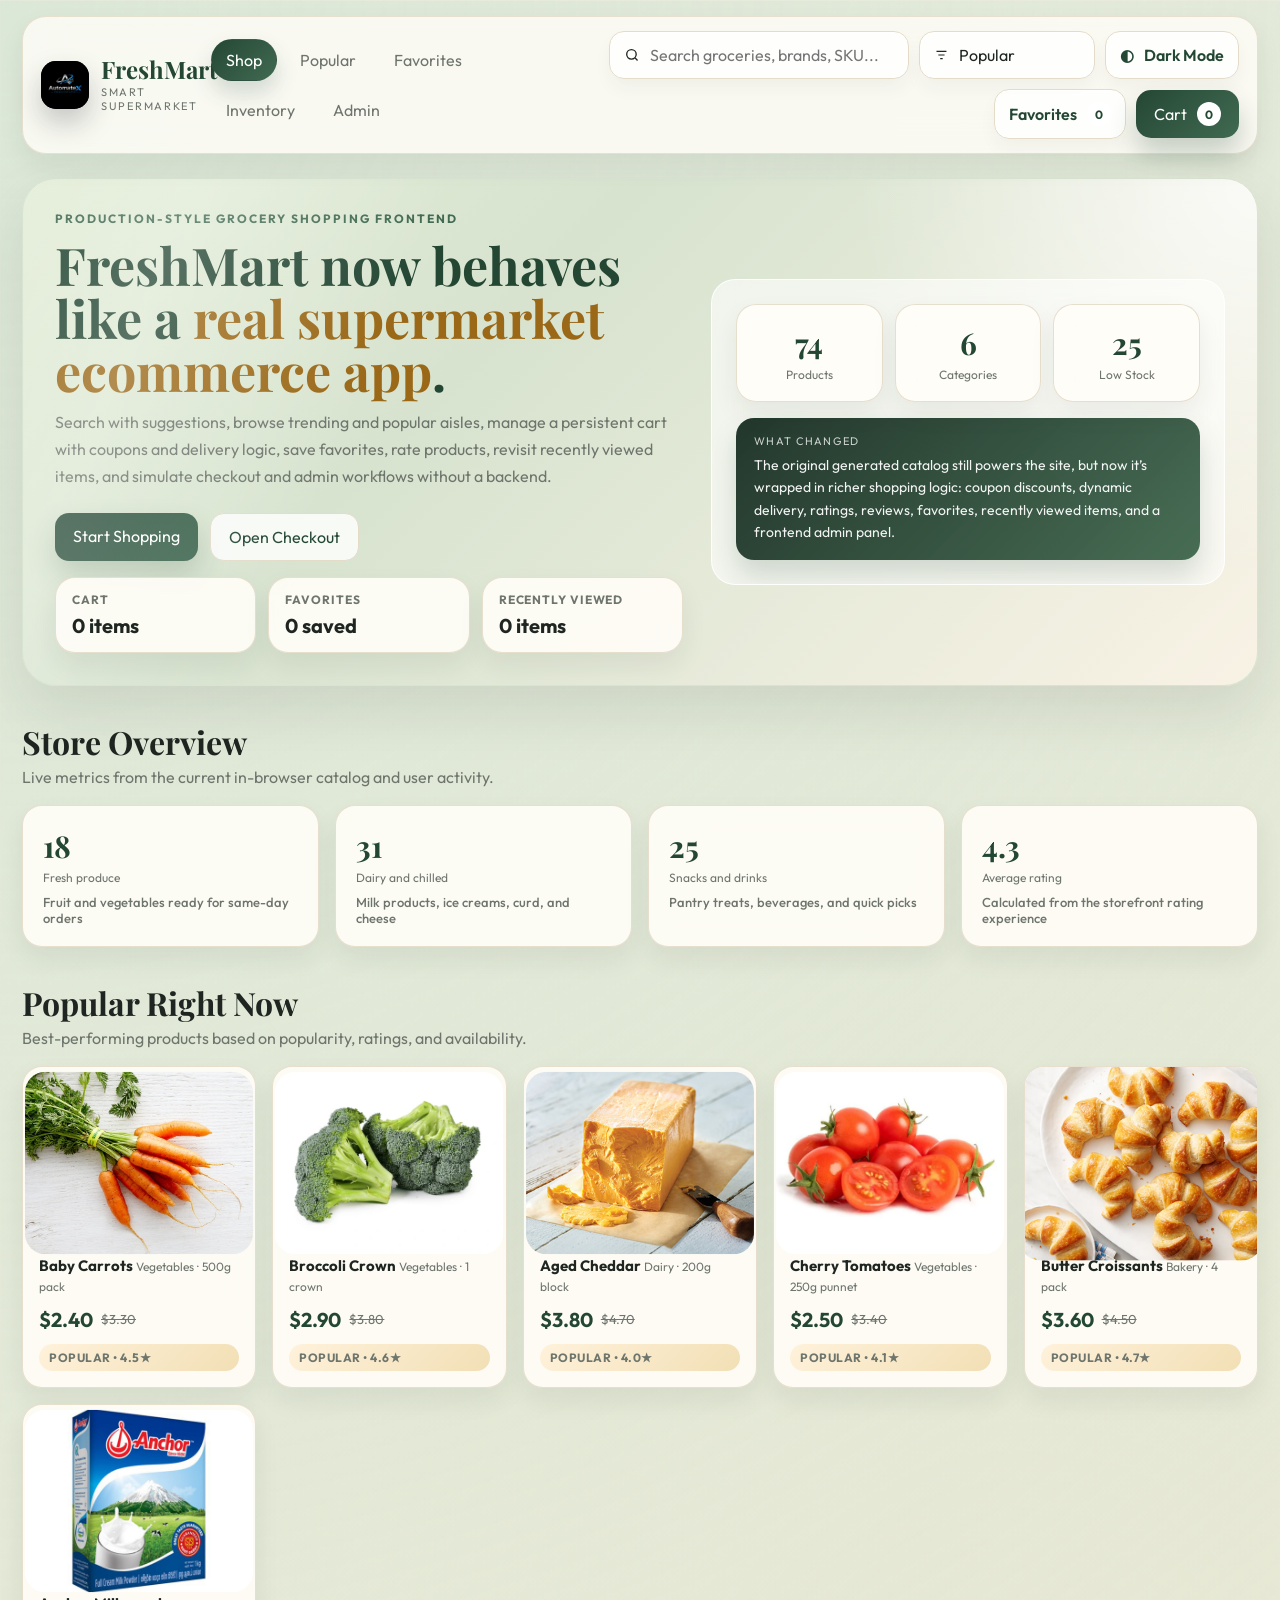
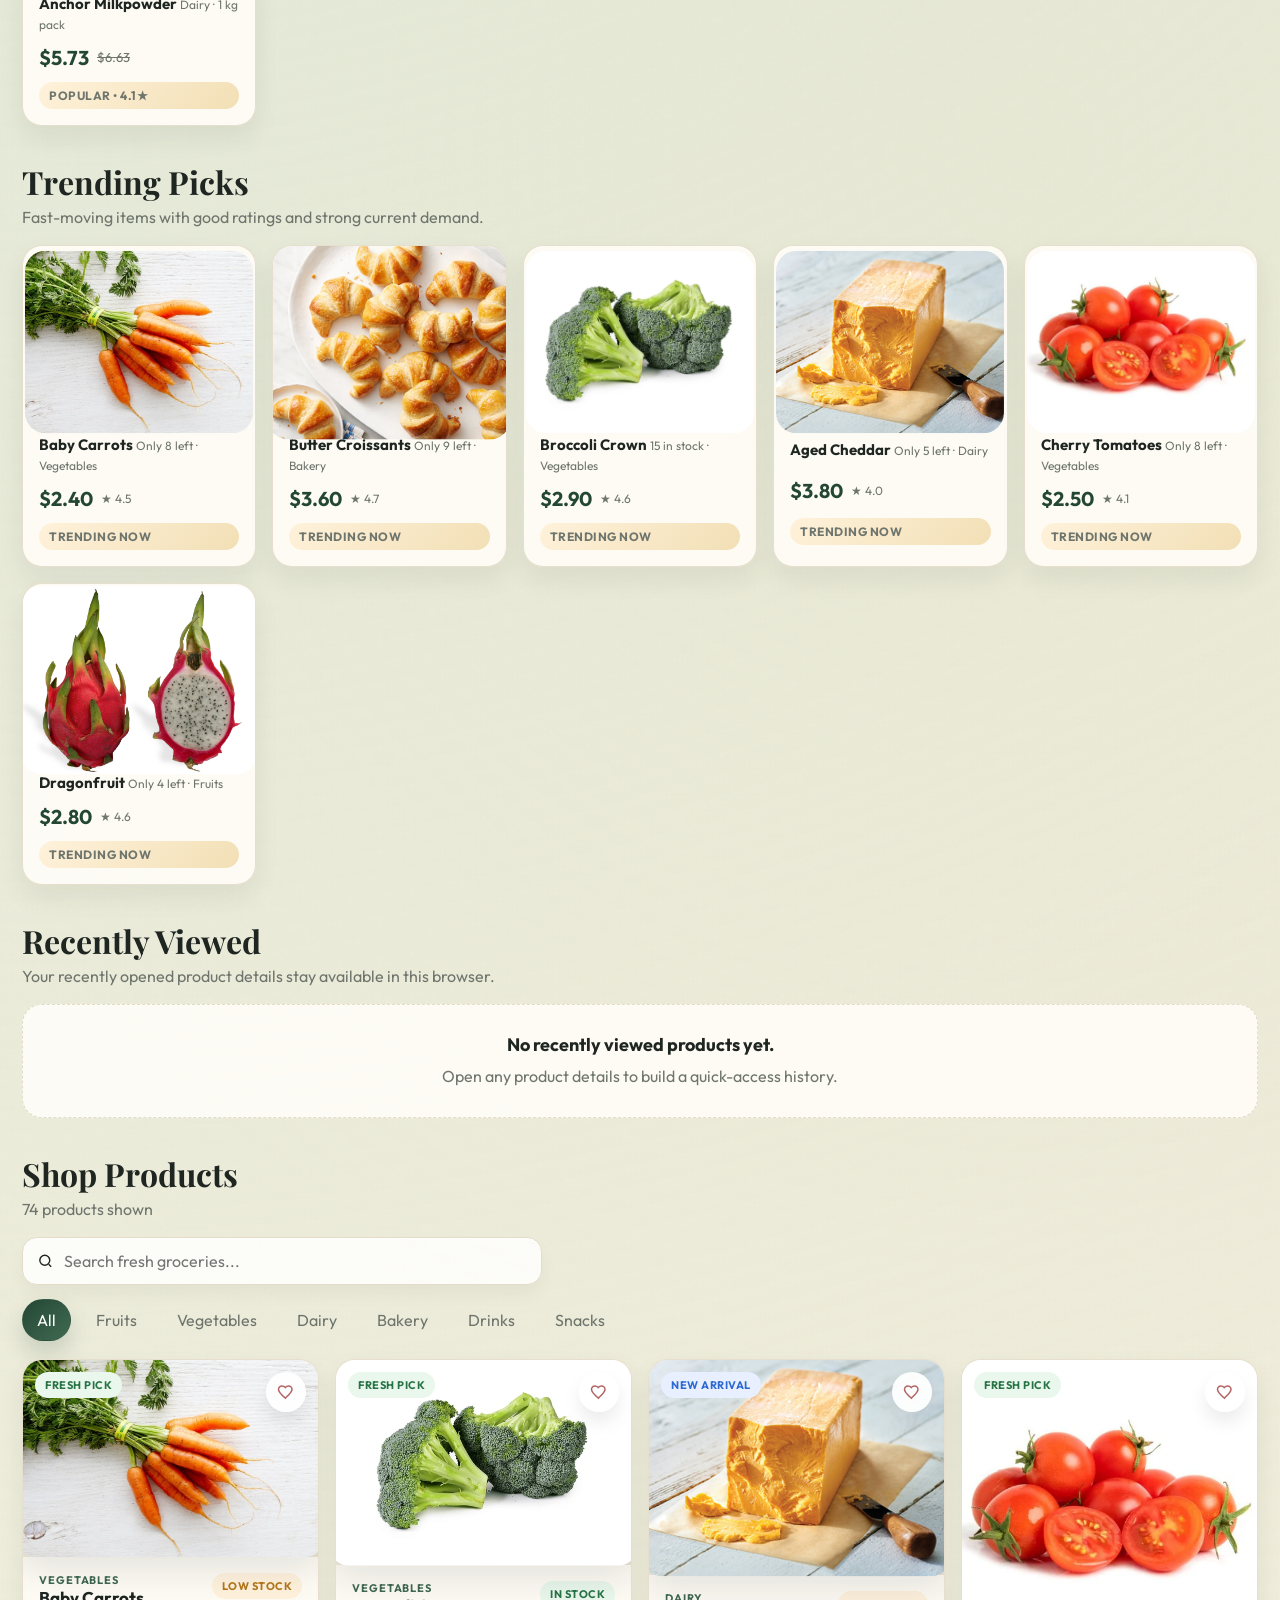
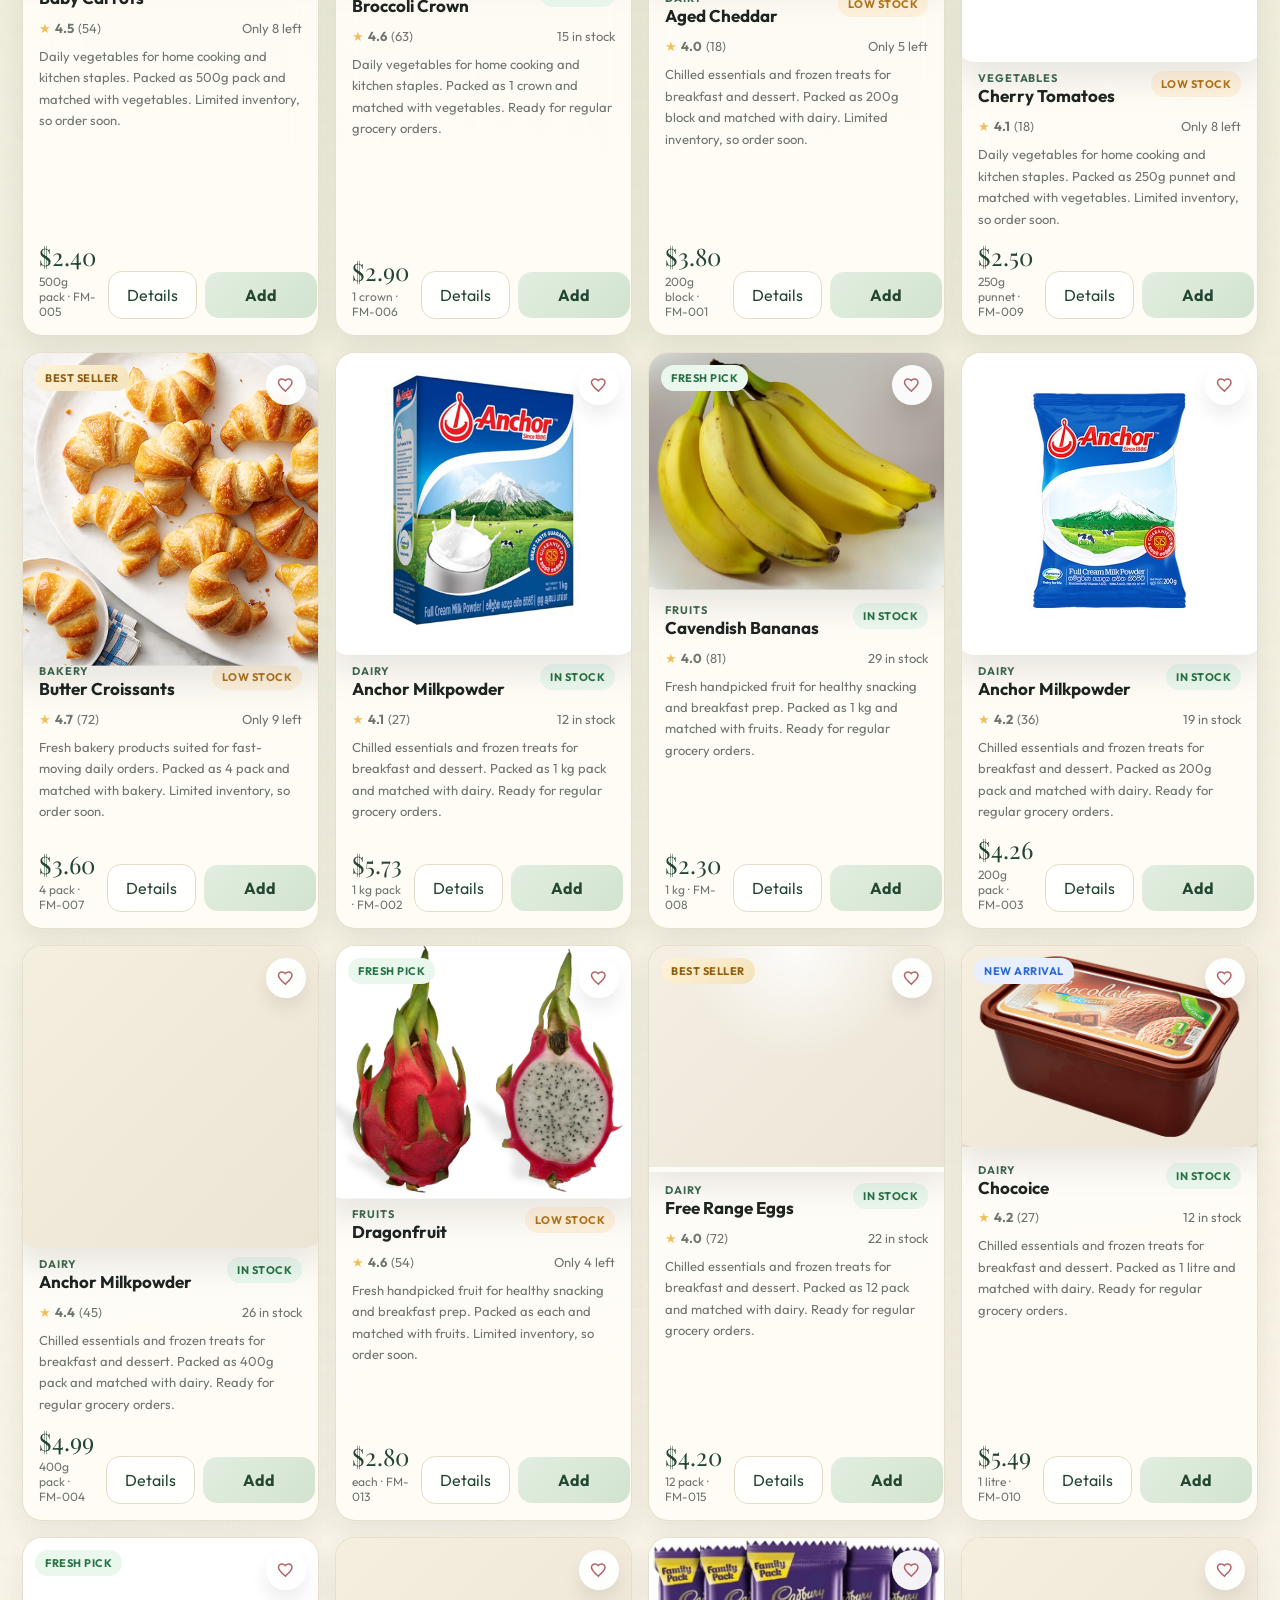
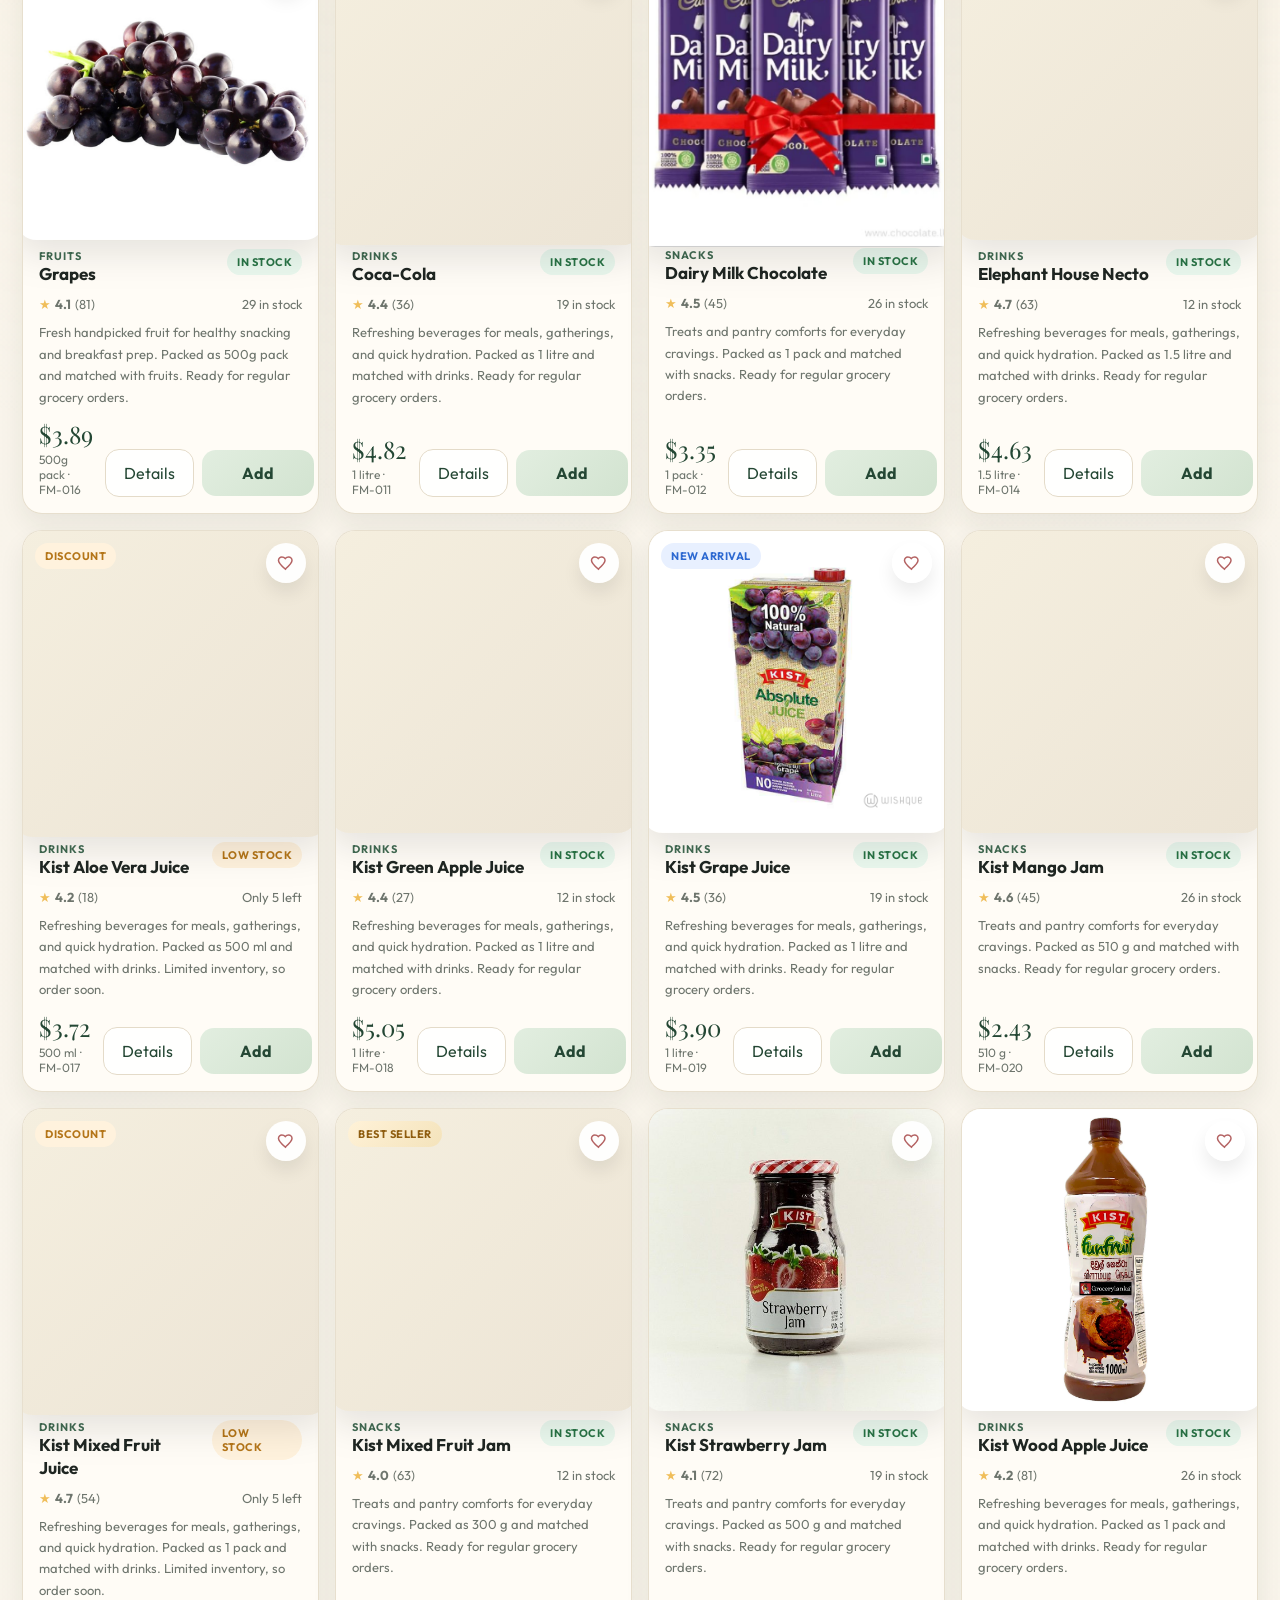
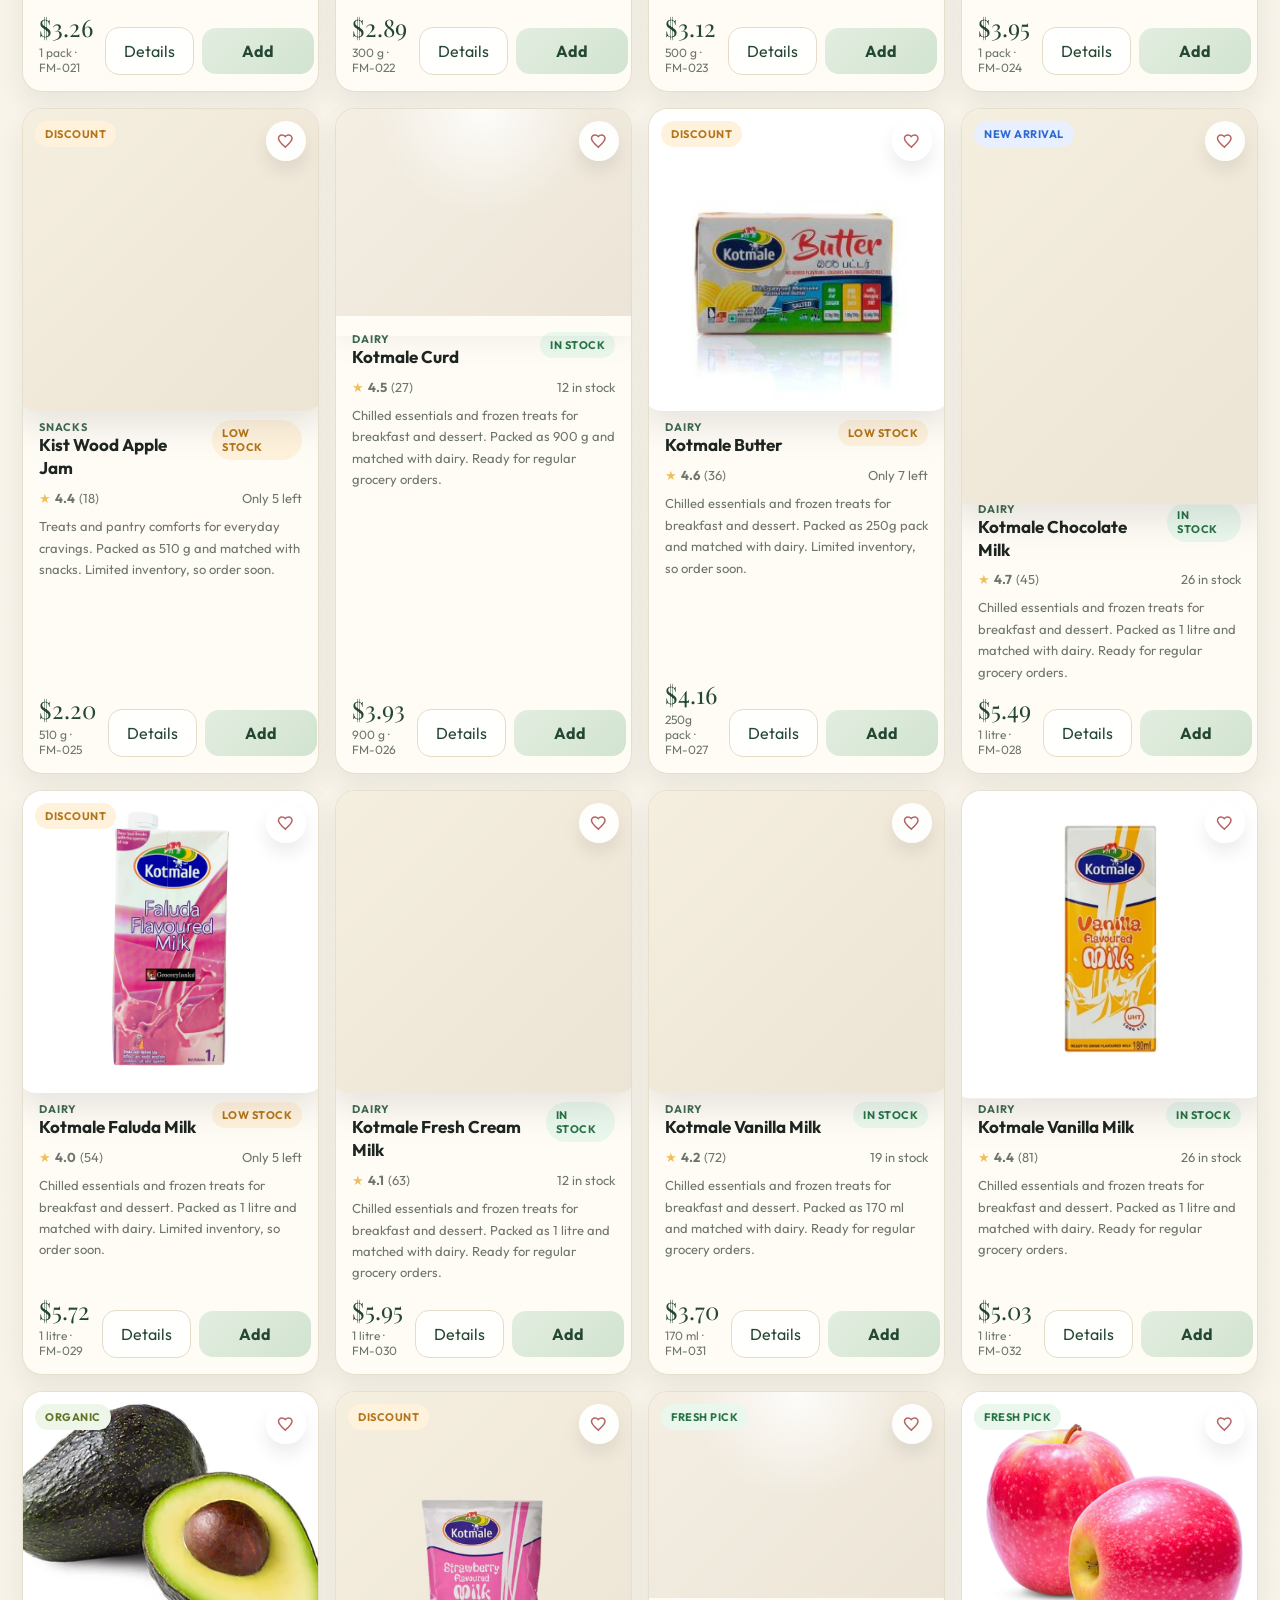
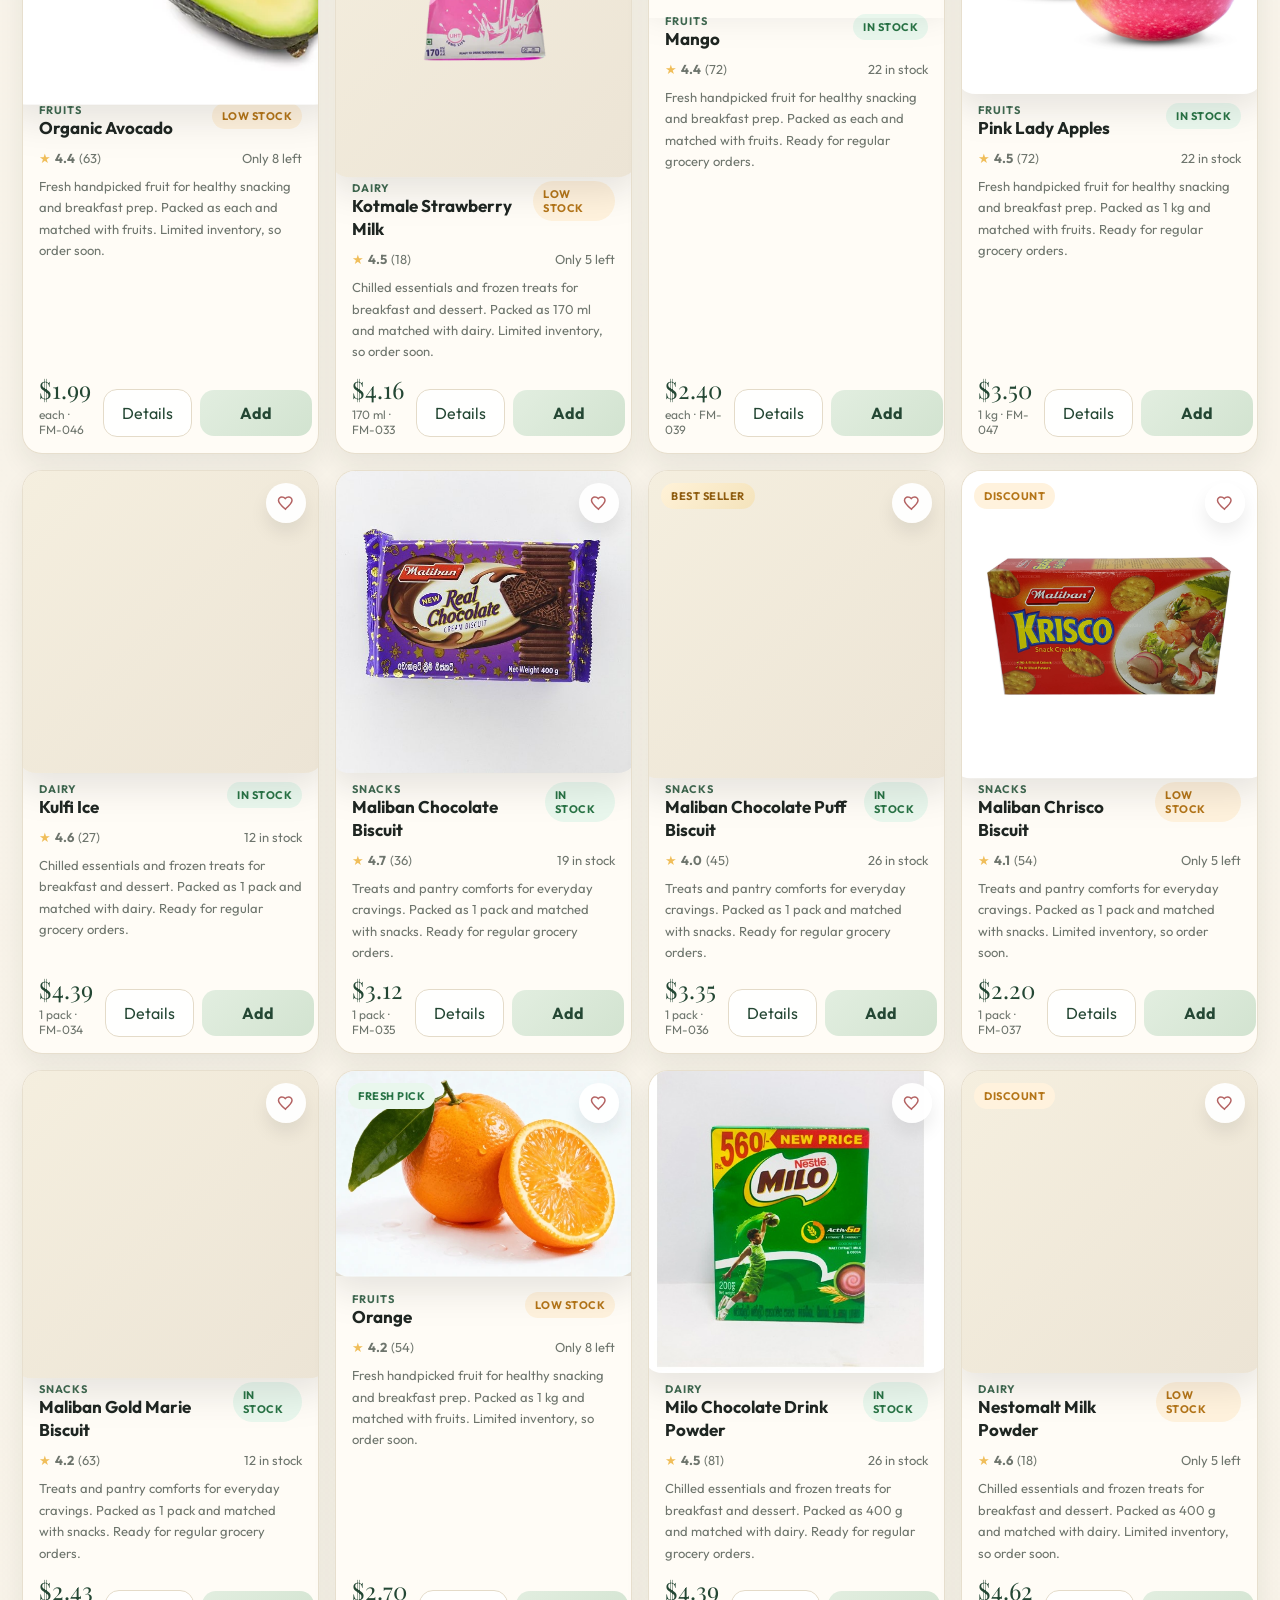
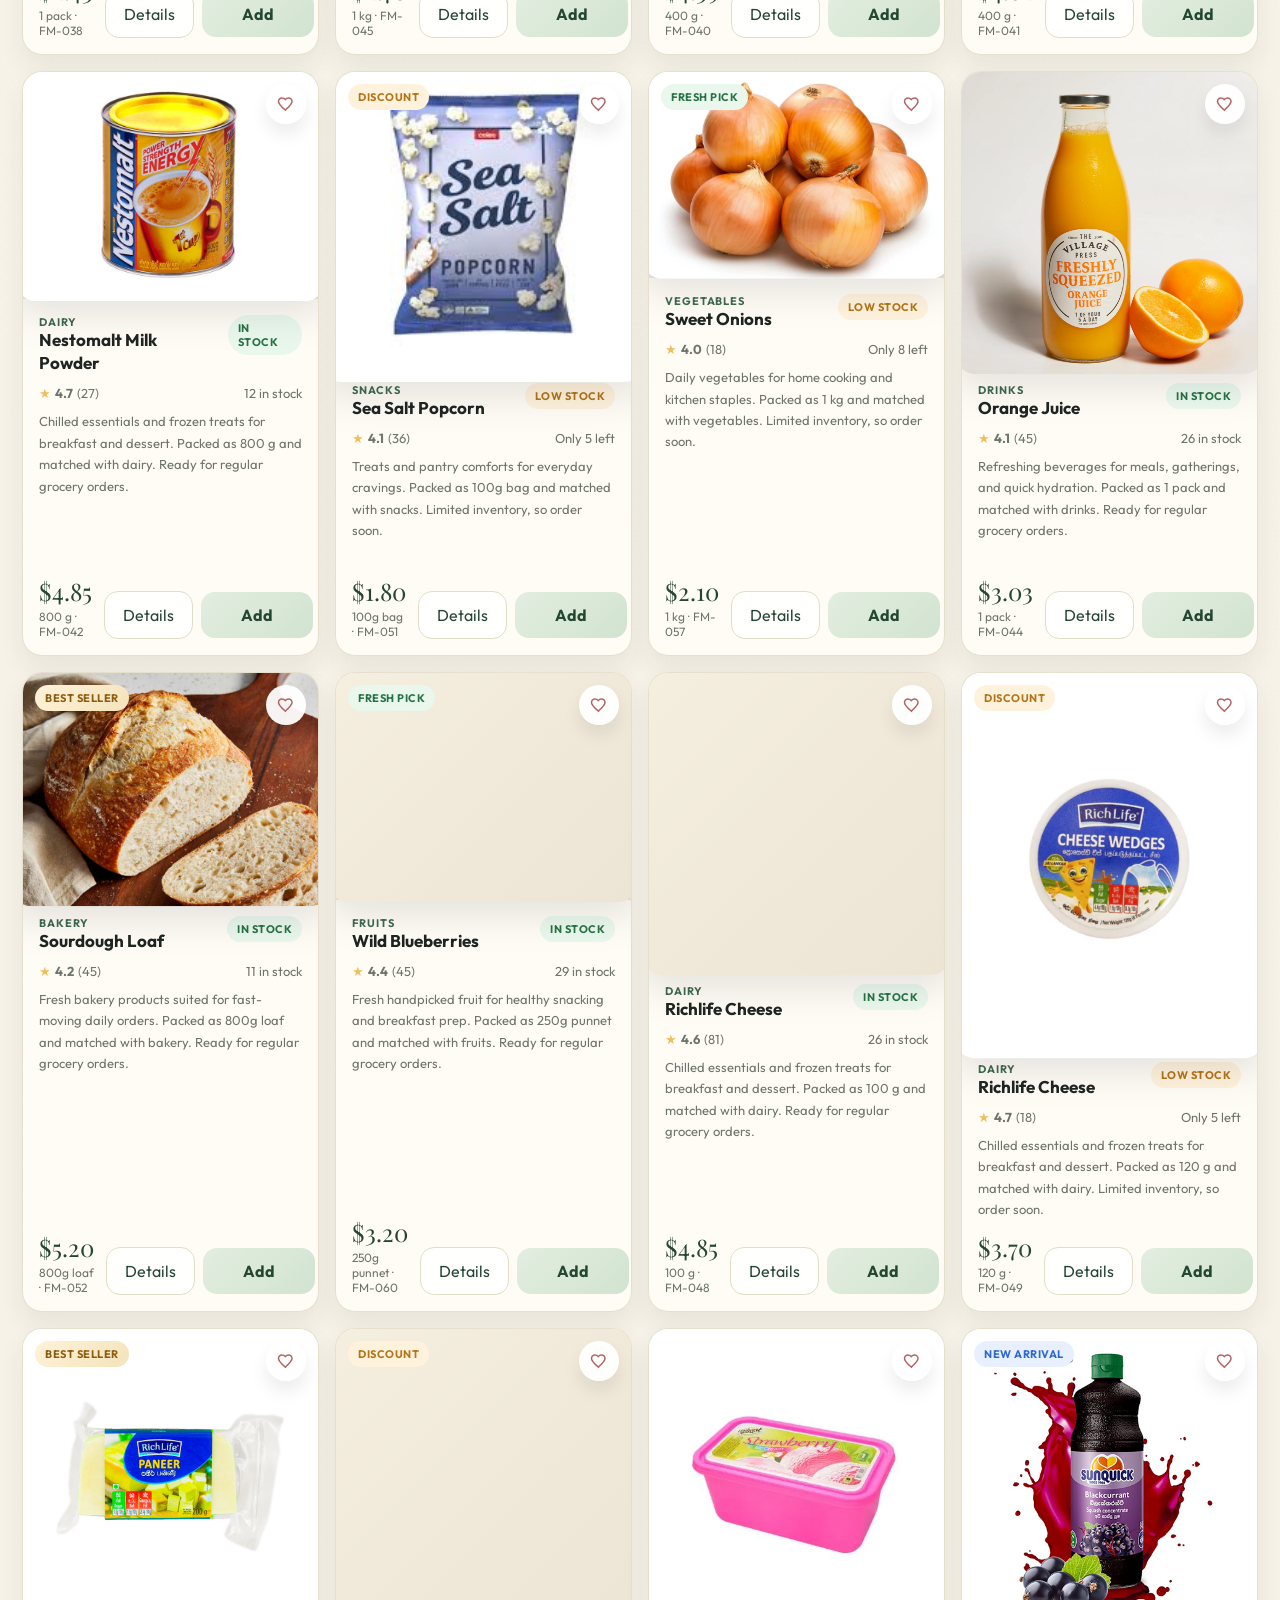
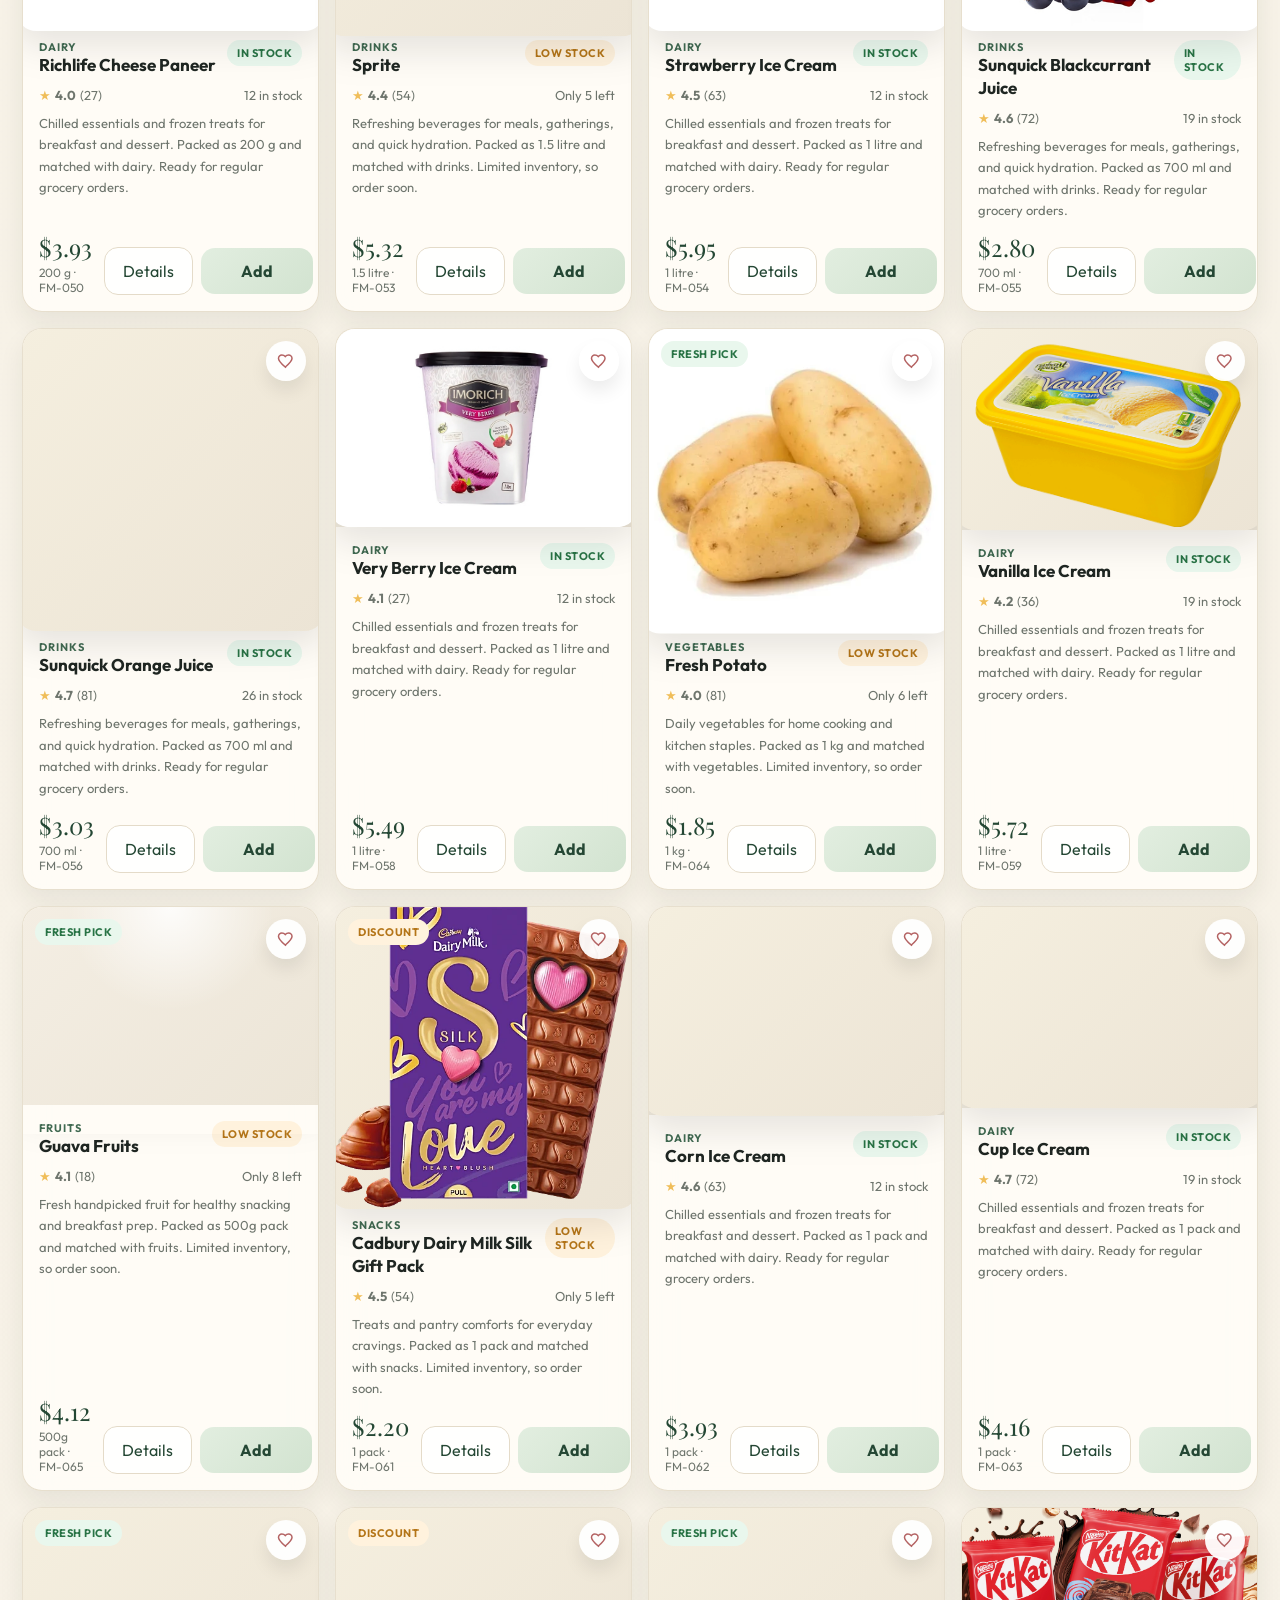
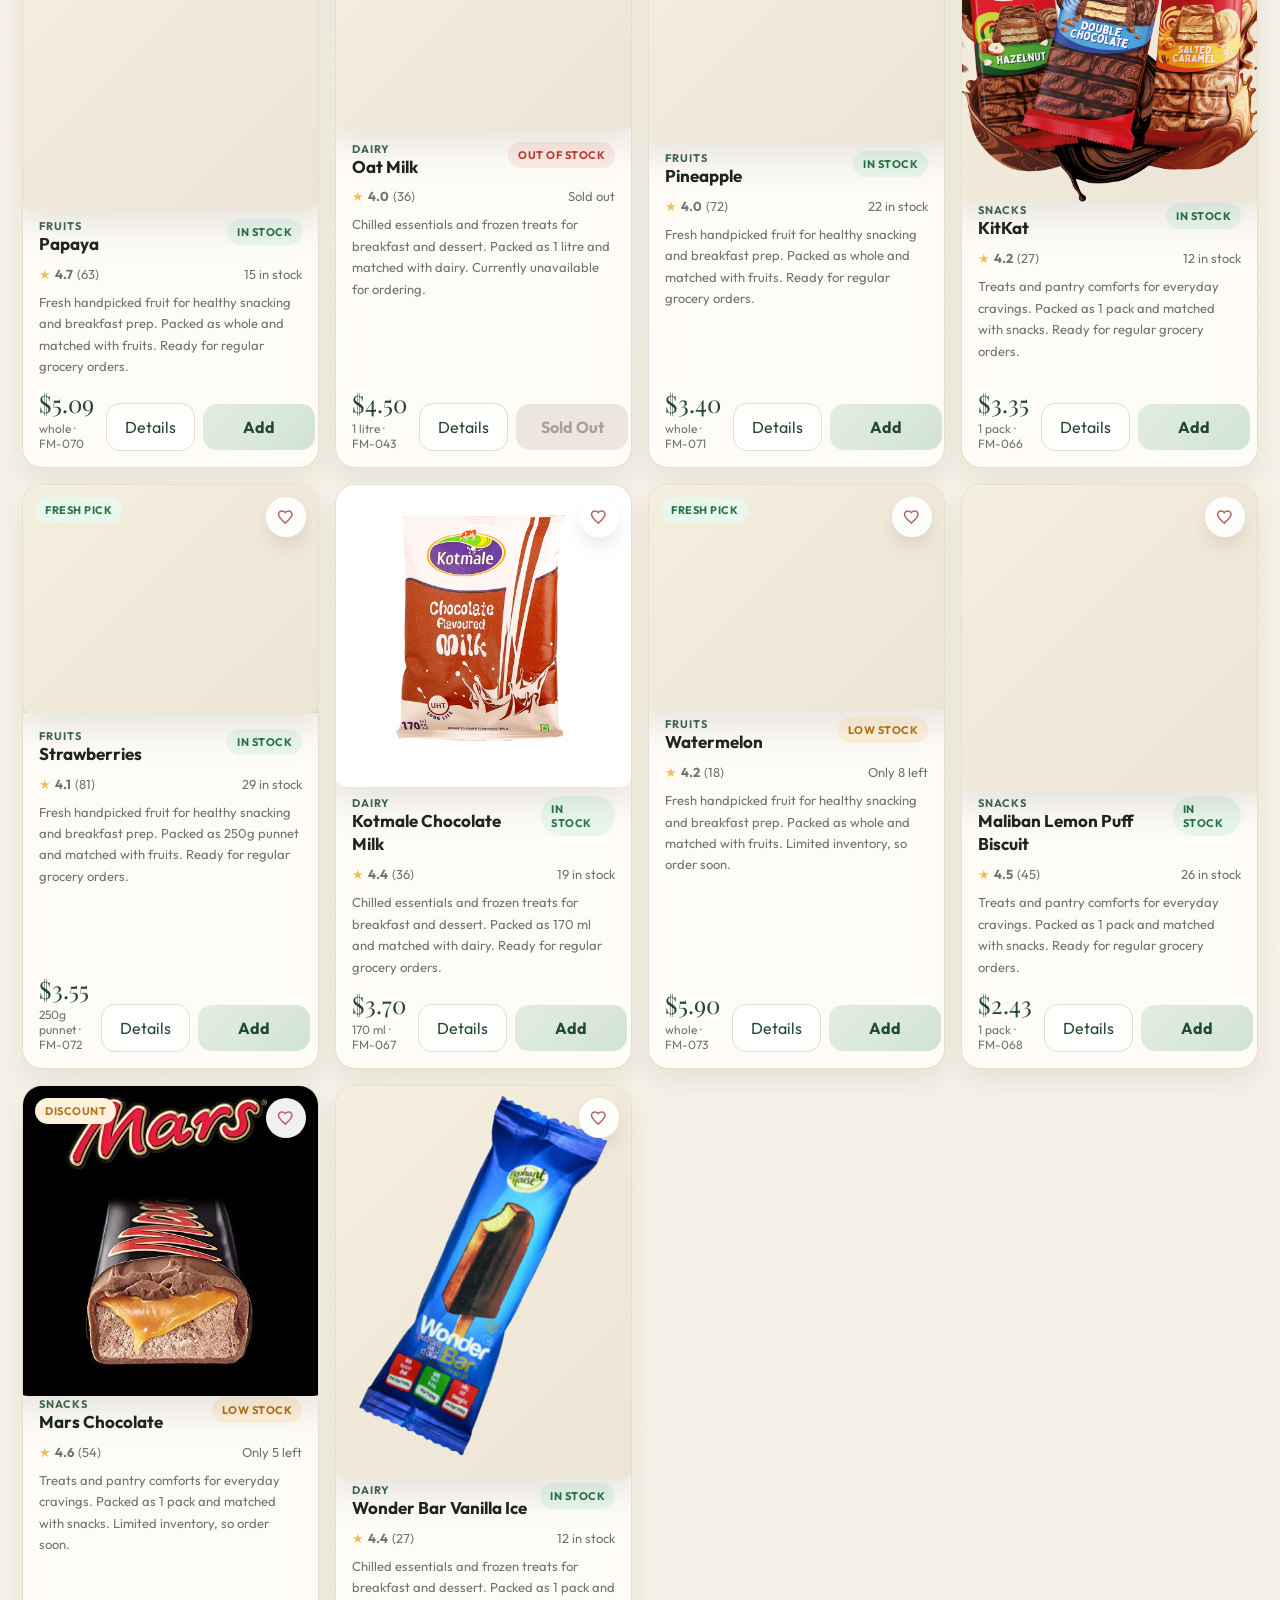
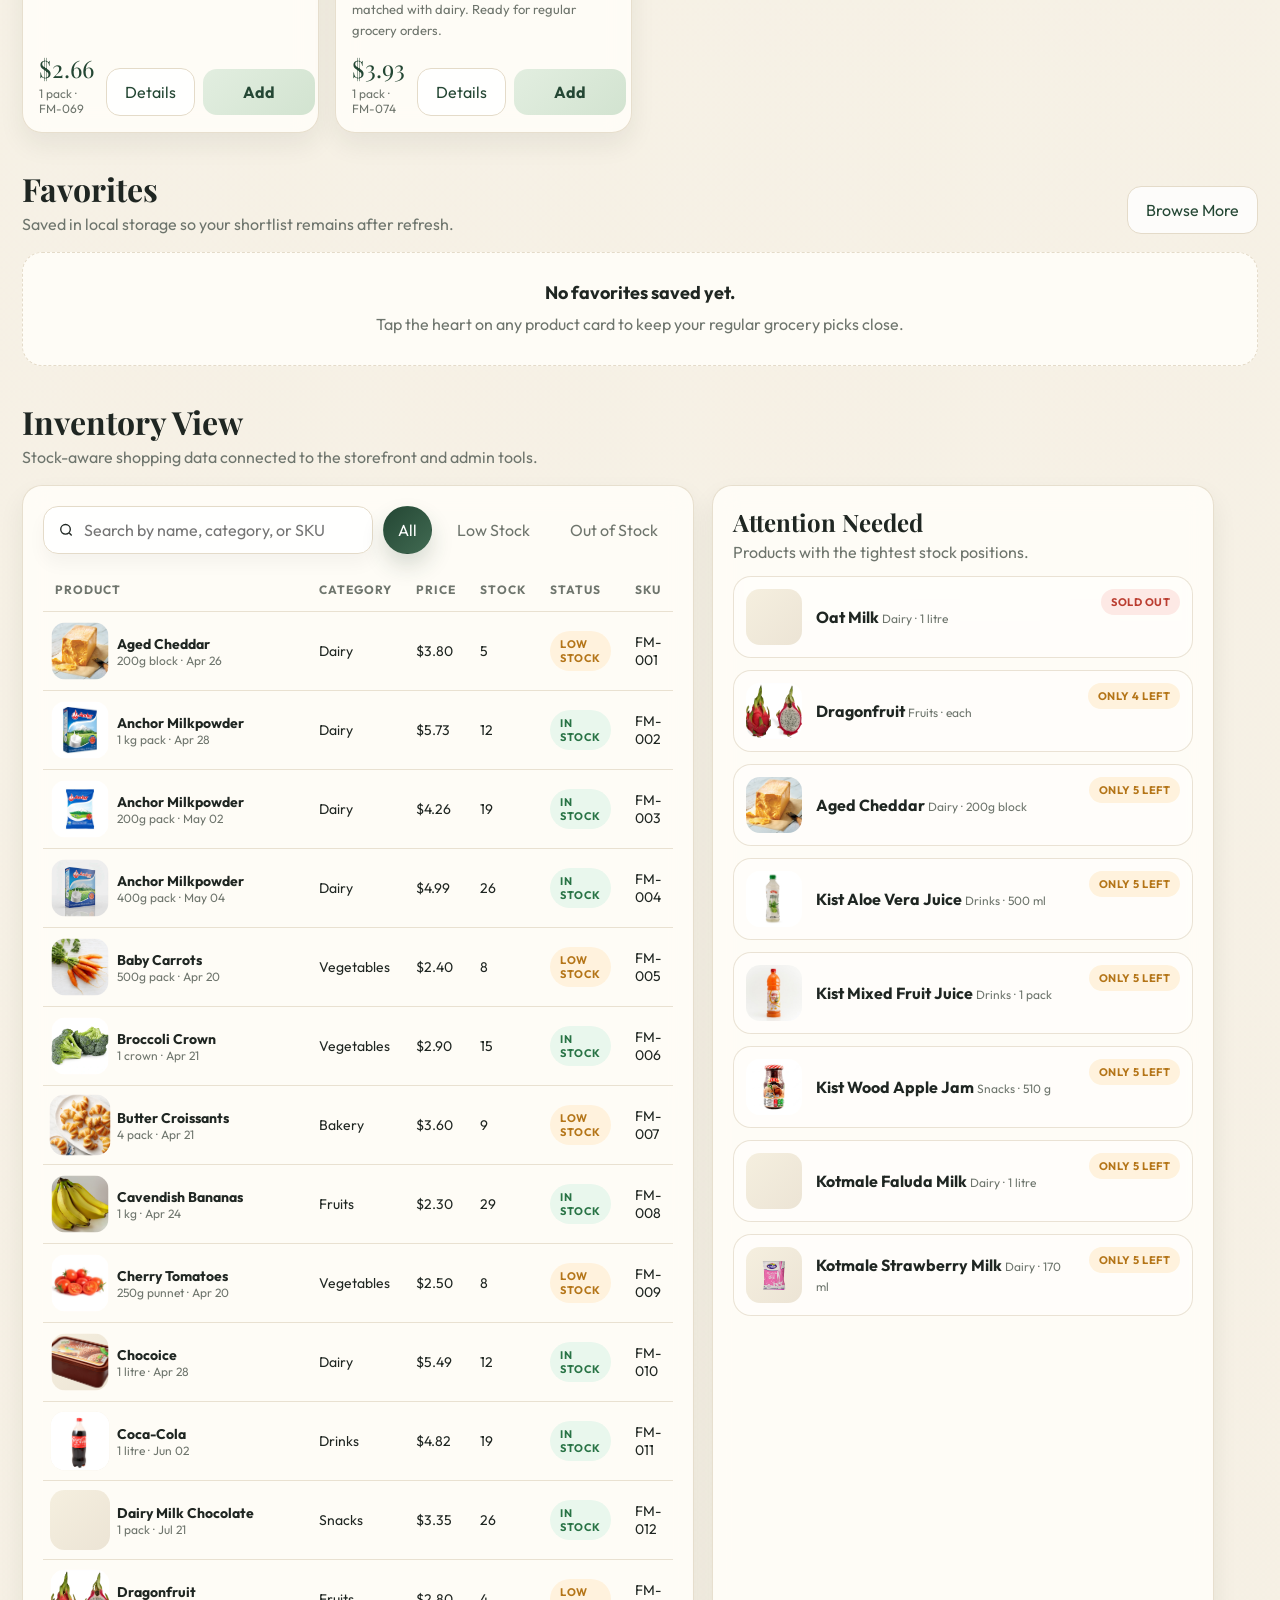
<file: index.html>
<!DOCTYPE html>
<html lang="en">
<head>
<meta charset="UTF-8">
<meta name="viewport" content="width=device-width, initial-scale=1.0">
<title>FreshMart | Grocery Ecommerce System</title>
<link rel="preconnect" href="https://fonts.googleapis.com">
<link rel="preconnect" href="https://fonts.gstatic.com" crossorigin>
<link href="https://fonts.googleapis.com/css2?family=Playfair+Display:wght@600;700&family=Outfit:wght@300;400;500;600;700&display=swap" rel="stylesheet">
<style>
*{box-sizing:border-box;margin:0;padding:0}
:root{
  --bg:#f4eee1;
  --bg-soft:#faf6ee;
  --panel:rgba(255,253,248,.9);
  --panel-strong:rgba(255,253,248,.96);
  --surface:#ffffff;
  --text:#1f2622;
  --muted:#6e756d;
  --brand:#244734;
  --brand-2:#416a52;
  --brand-3:#d8e6d8;
  --accent:#d8a84c;
  --line:#e4dbc9;
  --danger:#c54b3e;
  --warn:#c98722;
  --success:#2a7a48;
  --info:#2a69d8;
  --shadow:0 24px 58px rgba(28,36,28,.1);
  --shadow-sm:0 12px 26px rgba(28,36,28,.07);
}
body.dark-mode{
  --bg:#101715;
  --bg-soft:#15201d;
  --panel:rgba(18,25,22,.9);
  --panel-strong:rgba(18,24,22,.96);
  --surface:#18211d;
  --text:#e9f0eb;
  --muted:#9faea5;
  --brand:#8dc59e;
  --brand-2:#6da985;
  --brand-3:#213229;
  --accent:#e0bc70;
  --line:#263730;
  --danger:#f28173;
  --warn:#f0b659;
  --success:#7ed598;
  --info:#78a9ff;
  --shadow:0 24px 58px rgba(0,0,0,.34);
  --shadow-sm:0 12px 26px rgba(0,0,0,.24);
}
html{scroll-behavior:smooth}
body{
  font-family:'Outfit',sans-serif;color:var(--text);min-height:100vh;overflow-x:hidden;
  background:
    radial-gradient(circle at top left,rgba(216,230,214,.9),transparent 22%),
    radial-gradient(circle at 80% 8%,rgba(243,223,183,.5),transparent 18%),
    linear-gradient(180deg,var(--bg-soft),var(--bg))
}
body.dark-mode{
  background:
    radial-gradient(circle at top left,rgba(61,105,75,.28),transparent 22%),
    radial-gradient(circle at 80% 8%,rgba(117,90,39,.22),transparent 18%),
    linear-gradient(180deg,var(--bg-soft),var(--bg))
}
a{text-decoration:none;color:inherit}
img{display:block;max-width:100%}
button,input,select,textarea{font:inherit;border:none;background:none}
.shell{position:relative;z-index:1;max-width:1460px;margin:0 auto;padding:0 22px 50px}
.visually-hidden{
  position:absolute!important;width:1px;height:1px;padding:0;margin:-1px;overflow:hidden;
  clip:rect(0,0,0,0);white-space:nowrap;border:0
}

@keyframes revealUp{from{opacity:0;transform:translateY(26px)}to{opacity:1;transform:translateY(0)}}
@keyframes lift{0%,100%{transform:translateY(0)}50%{transform:translateY(-8px)}}
@keyframes sweep{0%{transform:translateX(-120%)}100%{transform:translateX(130%)}}
@keyframes pulse{0%{transform:scale(1)}50%{transform:scale(1.06)}100%{transform:scale(1)}}
@keyframes toastIn{from{opacity:0;transform:translateX(-50%) translateY(14px)}to{opacity:1;transform:translateX(-50%) translateY(0)}}
@keyframes modalIn{from{opacity:0;transform:translateY(20px) scale(.98)}to{opacity:1;transform:translateY(0) scale(1)}}
@keyframes shimmer{0%{background-position:200% 0}100%{background-position:-200% 0}}
@keyframes fly{0%{opacity:1;transform:translate3d(0,0,0) scale(1)}100%{opacity:0;transform:translate3d(var(--fx),var(--fy),0) scale(.2)}}

.panel,.stat,.summary-card,.section-card,.deal-card,.product-card,.mini-card,.admin-item,.favorite-card{
  background:var(--panel);border:1px solid color-mix(in srgb,var(--line) 88%,transparent);border-radius:20px;
  box-shadow:var(--shadow-sm);backdrop-filter:blur(12px)
}
.pressable:active,.nav-link:active,.chip:active,.btn-primary:active,.btn-secondary:active,.cart-btn:active,.tool-btn:active,.theme-toggle:active,.close-btn:active,.icon-btn:active,.add-btn:active,.ghost-btn:active,.qty-btn:active,.remove-btn:active,.star-btn:active{transform:scale(.98)}

.nav{
  position:sticky;top:0;z-index:35;display:flex;align-items:center;gap:16px;margin:16px auto 0;padding:14px 18px;
  background:color-mix(in srgb,var(--panel-strong) 84%,transparent);border:1px solid color-mix(in srgb,var(--line) 86%,transparent);
  border-radius:24px;backdrop-filter:blur(18px);box-shadow:var(--shadow-sm)
}
.brand{display:flex;align-items:center;gap:12px;min-width:0}
.brand-mark{width:48px;height:48px;border-radius:15px;overflow:hidden;flex-shrink:0;background:#09111b;box-shadow:0 14px 28px rgba(7,17,29,.22);animation:lift 7s ease-in-out infinite}
.brand-mark img{width:100%;height:100%;object-fit:cover}
.brand-copy h1{font-family:'Playfair Display',serif;font-size:24px;color:var(--brand);line-height:1}
.brand-copy p{font-size:11px;letter-spacing:1.7px;text-transform:uppercase;color:var(--muted);margin-top:4px}
.mobile-menu-btn{
  display:none;width:46px;height:46px;border-radius:14px;align-items:center;justify-content:center;cursor:pointer;
  color:var(--brand);background:rgba(255,255,255,.78);box-shadow:var(--shadow-sm)
}
.nav-links{display:flex;gap:8px;flex-wrap:wrap}
.nav-link,.chip{
  cursor:pointer;padding:10px 14px;border-radius:999px;color:var(--muted);transition:.22s;border:1px solid transparent
}
.nav-link.active,.nav-link:hover,.chip.active,.chip:hover{
  background:linear-gradient(135deg,var(--brand),var(--brand-2));color:#fff;box-shadow:0 12px 22px rgba(36,71,52,.18)
}
.nav-tools{margin-left:auto;display:flex;align-items:center;gap:10px;flex-wrap:wrap;justify-content:flex-end}
.search-shell{position:relative;min-width:300px}
.search,.tool-select,.theme-toggle,.tool-btn,.icon-btn,.field{
  display:flex;align-items:center;gap:10px;min-height:48px;padding:12px 14px;border-radius:15px;
  border:1px solid var(--line);background:rgba(255,255,255,.82);box-shadow:inset 0 1px 0 rgba(255,255,255,.6),0 10px 18px rgba(28,36,28,.04)
}
body.dark-mode .search,body.dark-mode .tool-select,body.dark-mode .theme-toggle,body.dark-mode .tool-btn,body.dark-mode .icon-btn,body.dark-mode .field,body.dark-mode .mobile-menu-btn{background:rgba(23,31,27,.9)}
.search{width:100%}
.search input,.tool-select select,.field input,.field textarea{width:100%;outline:none;color:var(--text);background:transparent}
.tool-select select{appearance:none;cursor:pointer}
.search:focus-within,.tool-select:focus-within,.field:focus-within{border-color:#bfd4c1;box-shadow:0 0 0 4px rgba(72,108,84,.12),inset 0 1px 0 rgba(255,255,255,.6)}
.theme-toggle,.tool-btn,.icon-btn{justify-content:center;cursor:pointer;color:var(--brand);font-weight:600}
.cart-btn{
  display:flex;align-items:center;gap:10px;padding:12px 18px;border-radius:15px;min-height:48px;cursor:pointer;color:#fff;
  background:linear-gradient(135deg,var(--brand),var(--brand-2));box-shadow:0 16px 26px rgba(36,71,52,.24);transition:.22s
}
.cart-btn:hover,.btn-primary:hover,.btn-secondary:hover,.deal-card:hover,.product-card:hover,.mini-card:hover,.summary-card:hover,.favorite-card:hover,.admin-item:hover{transform:translateY(-2px)}
.cart-btn.bump,.mobile-bottom-btn.bump{animation:pulse .4s ease}
.counter{
  min-width:24px;height:24px;border-radius:999px;background:#fff;color:var(--brand);font-size:12px;font-weight:700;display:grid;place-items:center
}
.search-suggestions{
  position:absolute;left:0;right:0;top:calc(100% + 8px);display:none;z-index:40;padding:8px;border-radius:18px;background:var(--panel-strong);
  border:1px solid color-mix(in srgb,var(--line) 88%,transparent);box-shadow:var(--shadow)
}
.search-suggestions.open{display:grid}
.suggestion-item{
  display:flex;align-items:center;gap:12px;padding:10px 12px;border-radius:14px;cursor:pointer;transition:.18s
}
.suggestion-item:hover{background:rgba(255,255,255,.48)}
.suggestion-item img{width:42px;height:42px;border-radius:12px;object-fit:cover;object-position:var(--img-pos,center);transform:scale(var(--img-scale,1.1));background:linear-gradient(135deg,#f5efdf,#ece4d5)}
.suggestion-item strong{display:block;font-size:14px}
.suggestion-item span{display:block;font-size:12px;color:var(--muted);margin-top:3px}

.hero{
  position:relative;overflow:hidden;margin-top:24px;padding:32px;border-radius:34px;background:
    radial-gradient(circle at right top,rgba(255,255,255,.78),transparent 30%),
    linear-gradient(135deg,#e4eed8 0%,#d7e3cf 36%,#f8f2e5 100%);
  border:1px solid #d9e3d1;box-shadow:var(--shadow);display:grid;grid-template-columns:minmax(0,1.1fr) minmax(320px,.9fr);gap:28px;align-items:center;animation:revealUp .75s ease both
}
body.dark-mode .hero{
  background:
    radial-gradient(circle at right top,rgba(255,255,255,.08),transparent 30%),
    linear-gradient(135deg,#14211c 0%,#1b2a24 36%,#1b231f 100%);
  border-color:#294036
}
.hero::before{
  content:'';position:absolute;inset:-40% auto 0 -12%;width:42%;transform:skewX(-22deg);
  background:linear-gradient(90deg,transparent,rgba(255,255,255,.24),transparent);animation:sweep 8s linear infinite
}
.hero-copy .eyebrow{font-size:12px;font-weight:700;letter-spacing:2px;text-transform:uppercase;color:var(--brand-2)}
.hero-copy h2{font-family:'Playfair Display',serif;font-size:52px;line-height:1.02;color:var(--brand);margin:12px 0}
.hero-copy h2 span{color:#9a6817}
.hero-copy p{max-width:620px;color:var(--muted);font-size:16px;line-height:1.7}
.hero-actions{display:flex;gap:12px;flex-wrap:wrap;margin-top:22px}
.btn-primary,.btn-secondary,.add-btn,.ghost-btn,.qty-btn,.remove-btn,.close-btn,.star-btn{
  cursor:pointer;transition:.22s;border-radius:14px
}
.btn-primary,.btn-secondary,.add-btn,.ghost-btn{padding:13px 18px;min-height:46px}
.btn-primary{background:linear-gradient(135deg,var(--brand),var(--brand-2));color:#fff;box-shadow:0 14px 28px rgba(36,71,52,.22)}
.btn-secondary,.ghost-btn{background:rgba(255,255,255,.82);color:var(--brand);border:1px solid var(--line)}
.hero-panel{position:relative;overflow:hidden;padding:24px;border-radius:24px;background:rgba(255,255,255,.58);border:1px solid rgba(255,255,255,.86);backdrop-filter:blur(16px)}
body.dark-mode .hero-panel{background:rgba(17,22,19,.62);border-color:rgba(255,255,255,.08)}
.stats{display:grid;grid-template-columns:repeat(3,1fr);gap:12px}
.stat{padding:18px;text-align:center;animation:lift 8s ease-in-out infinite}
.stat strong,.summary-card strong{display:block;font-family:'Playfair Display',serif;font-size:30px;color:var(--brand)}
.stat span,.summary-card span{font-size:12px;color:var(--muted)}
.hero-note{
  margin-top:16px;padding:16px 18px;border-radius:18px;color:#fff;background:linear-gradient(135deg,rgba(26,47,36,.96),rgba(56,97,71,.92));
  box-shadow:0 16px 28px rgba(36,71,52,.18)
}
.hero-note small{display:block;font-size:11px;letter-spacing:1.3px;text-transform:uppercase;opacity:.76;margin-bottom:6px}
.hero-note p{font-size:14px;line-height:1.6;opacity:.94}
.mini-grid{display:grid;grid-template-columns:repeat(3,minmax(0,1fr));gap:12px;margin-top:16px}
.mini-card{padding:14px 16px}
.mini-card strong{display:block;font-size:12px;letter-spacing:.9px;text-transform:uppercase;color:var(--muted)}
.mini-card span{display:block;margin-top:6px;font-size:20px;font-weight:700}

.section{margin-top:34px}
.section-head{display:flex;align-items:flex-end;justify-content:space-between;gap:14px;margin-bottom:18px}
.section-head h3{font-family:'Playfair Display',serif;font-size:32px}
.section-head p{color:var(--muted);margin-top:4px}
.summary-grid,.deal-row,.horizontal-scroll,.product-grid,.favorites-grid,.admin-grid{display:grid;gap:16px}
.summary-grid{grid-template-columns:repeat(4,1fr)}
.summary-card{padding:20px}
.summary-card b{display:block;margin-top:8px;font-size:13px;color:var(--muted);font-weight:500}
.deal-row,.horizontal-scroll{grid-template-columns:repeat(auto-fit,minmax(210px,1fr))}
.deal-card{position:relative;overflow:hidden;padding:16px;display:grid;gap:12px}
.deal-card img,.product-media img,.favorite-card img,.modal-visual img,.inventory-thumb img,.recent-card img,.admin-item img{
  width:100%;height:100%;object-fit:cover;object-position:var(--img-pos,center);transform:scale(var(--img-scale,1.12));
  background:linear-gradient(135deg,#f5efdf,#ece4d5)
}
.deal-card img{height:160px;border-radius:18px}
.deal-card strong{font-size:15px}
.deal-card span{font-size:12px;color:var(--muted)}
.price-line{display:flex;align-items:center;gap:8px}
.price-line b{font-size:20px;color:var(--brand)}
.price-line s{font-size:13px;color:var(--muted)}
.save-pill,.badge,.pill,.status-pill{
  display:inline-flex;align-self:flex-start;padding:6px 10px;border-radius:999px;font-size:11px;font-weight:700;letter-spacing:.5px;text-transform:uppercase
}
.save-pill{background:linear-gradient(135deg,#fff2db,#f2dfb5);color:#8f5d10}
.badge.fresh,.pill.good,.status-pill.good{background:#e9f7ed;color:#287345}
.badge.sale,.pill.low,.status-pill.low{background:#fff2dd;color:#b47518}
.badge.new{background:#e8f0ff;color:#2d69d1}
.badge.best{background:linear-gradient(135deg,#fff2d8,#f4e3bb);color:#8f5d10}
.badge.organic{background:#edf6e9;color:#5f7425}
.pill.out,.status-pill.out{background:#fde9e5;color:#bb3e31}

.toolbar{display:grid;gap:14px;margin-bottom:18px}
.toolbar-top,.toolbar-row{display:flex;align-items:center;justify-content:space-between;gap:12px;flex-wrap:wrap}
.filters{display:flex;gap:10px;flex-wrap:wrap}
.product-grid{grid-template-columns:repeat(4,minmax(0,1fr))}
.product-card{position:relative;overflow:hidden;display:flex;flex-direction:column;transition:.24s;min-height:100%}
.product-card.flash{box-shadow:0 0 0 10px rgba(70,108,84,.12)}
.product-media{
  position:relative;aspect-ratio:1/1;padding:12px;background:
    radial-gradient(circle at top,rgba(255,255,255,.86),transparent 42%),
    linear-gradient(135deg,#f4eee3,#ece5d7)
}
.product-media img{height:100%;border-radius:18px;filter:drop-shadow(0 12px 16px rgba(0,0,0,.1))}
.badge-stack{position:absolute;top:12px;left:12px;display:flex;flex-direction:column;gap:6px}
.favorite-btn{
  position:absolute;top:12px;right:12px;width:40px;height:40px;border-radius:50%;display:grid;place-items:center;cursor:pointer;z-index:2;
  background:rgba(255,255,255,.94);color:#b46363;box-shadow:0 10px 18px rgba(0,0,0,.08)
}
.favorite-btn.active{background:#ffe7e4;color:#ca4c3d}
.product-body{padding:16px;display:flex;flex-direction:column;gap:10px;height:100%}
.product-head{display:flex;align-items:flex-start;justify-content:space-between;gap:10px}
.product-head strong{font-size:17px;line-height:1.35}
.category-tag{font-size:11px;font-weight:700;letter-spacing:.9px;text-transform:uppercase;color:var(--brand-2)}
.meta,.product-rating{display:flex;align-items:center;justify-content:space-between;gap:8px;font-size:13px;color:var(--muted)}
.product-copy{font-size:13px;line-height:1.65;color:var(--muted)}
.price{font-family:'Playfair Display',serif;font-size:24px;color:var(--brand)}
.price small{display:block;font-family:'Outfit',sans-serif;font-size:12px;color:var(--muted);margin-top:2px}
.product-footer{margin-top:auto;display:flex;align-items:flex-end;justify-content:space-between;gap:12px}
.product-actions{display:flex;gap:8px;align-items:center}
.add-btn{background:linear-gradient(135deg,#e2eee0,#d2e3d0);color:var(--brand);font-weight:700;min-width:112px}
.add-btn:disabled{background:#ece6dd;color:#a9a195;cursor:not-allowed}
.star-row{display:flex;gap:4px;align-items:center}
.star{color:#f0be5a}

.skeleton-grid{display:grid;grid-template-columns:repeat(4,minmax(0,1fr));gap:16px}
.skeleton-card{
  height:360px;border-radius:20px;border:1px solid color-mix(in srgb,var(--line) 88%,transparent);
  background:linear-gradient(90deg,rgba(255,255,255,.35) 25%,rgba(255,255,255,.62) 50%,rgba(255,255,255,.35) 75%);
  background-size:200% 100%;animation:shimmer 1.2s linear infinite
}
body.dark-mode .skeleton-card{
  background:linear-gradient(90deg,rgba(36,48,42,.6) 25%,rgba(55,68,61,.82) 50%,rgba(36,48,42,.6) 75%);
  background-size:200% 100%
}

.empty-state{padding:28px;text-align:center;border-radius:20px;background:var(--panel);border:1px dashed var(--line)}
.empty-state strong{display:block;font-size:18px}
.empty-state p{margin-top:8px;color:var(--muted);line-height:1.6}

.recent-grid,.favorites-grid,.admin-grid{grid-template-columns:repeat(3,minmax(0,1fr))}
.recent-card,.favorite-card,.admin-item{padding:14px;display:grid;gap:12px}
.recent-card,.favorite-card{grid-template-columns:84px 1fr auto;align-items:center}
.recent-card img,.favorite-card img{width:84px;height:84px;border-radius:16px}
.recent-card strong,.favorite-card strong,.admin-item strong{display:block}
.recent-card p,.favorite-card p,.admin-item p{font-size:13px;color:var(--muted);line-height:1.55}

.inventory-layout{display:grid;grid-template-columns:1.08fr .92fr;gap:18px}
.section-card{padding:20px}
.inventory-toolbar{display:flex;gap:10px;flex-wrap:wrap;margin-bottom:14px}
.inventory-toolbar .search{min-width:0;flex:1}
.table-wrap{overflow:auto}
table{width:100%;border-collapse:collapse}
th,td{padding:14px 12px;text-align:left;border-bottom:1px solid color-mix(in srgb,var(--line) 80%,transparent);vertical-align:middle}
th{font-size:12px;letter-spacing:1px;text-transform:uppercase;color:var(--muted)}
td{font-size:14px}
tbody tr:hover{background:rgba(255,255,255,.28)}
.inventory-thumb{display:flex;align-items:center;gap:12px;min-width:240px}
.inventory-thumb img{width:50px;height:50px;border-radius:12px}
.stock-list{display:grid;gap:12px}
.stock-item{
  display:grid;grid-template-columns:56px 1fr auto;align-items:center;gap:14px;padding:12px;border-radius:18px;
  background:rgba(255,255,255,.38);border:1px solid color-mix(in srgb,var(--line) 76%,transparent)
}
.stock-item img{width:56px;height:56px;border-radius:14px;object-fit:cover;background:linear-gradient(135deg,#f5efdf,#ece4d5)}

.overlay{
  position:fixed;inset:0;background:rgba(10,14,16,.36);backdrop-filter:blur(5px);opacity:0;pointer-events:none;transition:.22s;z-index:55
}
.overlay.open{opacity:1;pointer-events:auto}
.cart-panel,.modal-card{
  background:var(--panel-strong);border:1px solid color-mix(in srgb,var(--line) 88%,transparent);box-shadow:var(--shadow)
}
.cart-panel{
  position:absolute;right:18px;top:18px;bottom:18px;width:min(450px,calc(100vw - 36px));display:flex;flex-direction:column;border-radius:28px;
  transform:translateX(18px);transition:.24s
}
.overlay.open .cart-panel{transform:translateX(0)}
.cart-head,.cart-foot{padding:20px 22px}
.cart-head{display:flex;align-items:flex-start;justify-content:space-between;gap:12px;border-bottom:1px solid color-mix(in srgb,var(--line) 78%,transparent)}
.cart-foot{border-top:1px solid color-mix(in srgb,var(--line) 78%,transparent);margin-top:auto}
.close-btn,.icon-btn,.qty-btn,.remove-btn,.star-btn{
  display:grid;place-items:center
}
.close-btn,.icon-btn{width:40px;height:40px;background:var(--bg-soft);color:var(--muted)}
.cart-items{padding:10px 22px 20px;display:grid;gap:12px;overflow:auto}
.cart-item{
  display:grid;grid-template-columns:64px 1fr auto;gap:12px;align-items:center;padding:12px;border-radius:18px;
  border:1px solid color-mix(in srgb,var(--line) 80%,transparent);background:rgba(255,255,255,.42)
}
.cart-item img{width:64px;height:64px;border-radius:14px;object-fit:cover;background:linear-gradient(135deg,#f5efdf,#ece4d5)}
.cart-item-top{display:flex;align-items:flex-start;justify-content:space-between;gap:8px}
.qty{display:flex;align-items:center;gap:8px;flex-wrap:wrap;margin-top:10px}
.qty-btn{width:30px;height:30px;background:#ebe4d6;color:var(--text)}
.remove-btn{padding:9px 12px;border-radius:999px;background:#fde7e3;color:#b73f33;font-size:12px;font-weight:700;min-height:auto}
.coupon-box{
  display:grid;grid-template-columns:1fr auto;gap:10px;margin:14px 0 4px
}
.coupon-box input{
  min-height:46px;padding:12px 14px;border-radius:14px;border:1px solid var(--line);background:rgba(255,255,255,.72);outline:none;color:var(--text)
}
.summary-line{display:flex;align-items:center;justify-content:space-between;color:var(--muted);margin-bottom:10px}
.summary-line.total{margin-top:10px;color:var(--text);font-weight:700;font-size:18px}
.summary-line.discount span:last-child,.summary-line.saved span:last-child{color:var(--success)}
.checkout-btn{
  width:100%;margin-top:8px;padding:14px 16px;border-radius:16px;cursor:pointer;background:linear-gradient(135deg,var(--brand),var(--brand-2));color:#fff;font-weight:700
}

.modal-wrap{position:fixed;inset:0;display:grid;place-items:center;padding:20px}
.modal-card{width:min(1020px,100%);max-height:calc(100vh - 40px);overflow:auto;border-radius:28px;padding:24px;animation:modalIn .22s ease}
.product-modal-layout,.checkout-layout,.admin-layout{display:grid;grid-template-columns:minmax(0,.98fr) minmax(0,1.02fr);gap:22px}
.modal-visual{
  padding:24px;border-radius:24px;background:linear-gradient(135deg,#f4eee3,#ece5d7);min-height:360px;display:grid;place-items:center
}
.modal-visual img{max-height:440px;border-radius:20px}
.modal-body{display:grid;gap:16px}
.modal-body h3{font-family:'Playfair Display',serif;font-size:38px;color:var(--brand)}
.modal-copy{font-size:15px;line-height:1.75;color:var(--muted)}
.detail-grid{display:grid;grid-template-columns:repeat(3,minmax(0,1fr));gap:10px}
.detail-item{padding:12px 14px;border-radius:16px;background:rgba(255,255,255,.38);border:1px solid color-mix(in srgb,var(--line) 76%,transparent)}
.detail-item strong{display:block;font-size:12px;letter-spacing:.9px;text-transform:uppercase;color:var(--muted)}
.detail-item span{display:block;margin-top:6px;font-size:18px;font-weight:700}
.reviews{display:grid;gap:10px}
.review{
  padding:12px 14px;border-radius:16px;background:rgba(255,255,255,.36);border:1px solid color-mix(in srgb,var(--line) 76%,transparent)
}
.review strong{display:block}
.review p{margin-top:6px;font-size:13px;line-height:1.65;color:var(--muted)}
.rating-actions{display:flex;align-items:center;gap:8px;flex-wrap:wrap}
.star-btn{width:34px;height:34px;border-radius:50%;background:rgba(255,255,255,.72);color:#d8a84c;font-size:17px}
.star-btn.active{background:#fff1d2;color:#b67b11}

.checkout-form,.admin-form{display:grid;gap:14px}
.field{display:grid;gap:8px;padding:14px 16px;border-radius:18px;background:rgba(255,255,255,.46)}
.field label{font-size:12px;font-weight:700;letter-spacing:.8px;text-transform:uppercase;color:var(--muted)}
.field textarea{resize:vertical;min-height:110px}
.order-list{display:grid;gap:10px}
.order-line{
  display:grid;grid-template-columns:1fr auto;gap:8px;padding:12px 0;border-bottom:1px solid color-mix(in srgb,var(--line) 72%,transparent)
}
.order-line small{display:block;color:var(--muted);margin-top:4px}
.helper{font-size:13px;color:var(--muted);line-height:1.6}

.admin-grid{margin-top:18px}
.admin-item{grid-template-columns:72px 1fr auto;align-items:center}
.admin-item img{width:72px;height:72px;border-radius:15px}
.admin-actions{display:grid;gap:8px}
.admin-banner{
  margin-top:14px;padding:14px 16px;border-radius:18px;background:linear-gradient(135deg,rgba(36,71,52,.08),rgba(216,168,76,.1));
  border:1px solid color-mix(in srgb,var(--line) 84%,transparent);color:var(--muted)
}

.toast-stack{
  position:fixed;left:50%;bottom:22px;transform:translateX(-50%);display:grid;gap:10px;z-index:80;width:min(92vw,430px)
}
.toast{
  display:flex;align-items:center;justify-content:space-between;gap:12px;padding:14px 16px;border-radius:18px;color:#fff;
  box-shadow:var(--shadow);animation:toastIn .22s ease
}
.toast.success{background:#173325}
.toast.info{background:#223246}
.toast.warn{background:#513612}
.toast.error{background:#4d1d18}

.mobile-bottom{
  position:fixed;left:12px;right:12px;bottom:12px;z-index:38;display:none;grid-template-columns:repeat(5,minmax(0,1fr));gap:10px;padding:10px;
  border-radius:20px;border:1px solid color-mix(in srgb,var(--line) 86%,transparent);background:color-mix(in srgb,var(--panel-strong) 88%,transparent);backdrop-filter:blur(18px);box-shadow:var(--shadow)
}
.mobile-bottom-btn{
  position:relative;display:grid;justify-items:center;gap:6px;padding:10px 8px;border-radius:16px;cursor:pointer;color:var(--muted);background:rgba(255,255,255,.64);
  font-size:11px;font-weight:700;letter-spacing:.35px;text-transform:uppercase;transition:.22s
}
.mobile-bottom-btn.active,.mobile-bottom-btn:hover{background:linear-gradient(135deg,var(--brand),var(--brand-2));color:#fff}
.flying-thumb{
  position:fixed;z-index:90;width:54px;height:54px;border-radius:50%;pointer-events:none;object-fit:cover;box-shadow:0 14px 24px rgba(0,0,0,.2);animation:fly .6s ease forwards
}

@media (max-width:1180px){
  .nav{gap:14px}
  .nav-tools{margin-left:0;width:100%;justify-content:space-between}
  .search-shell{flex:1;min-width:220px}
  .hero,.inventory-layout,.product-modal-layout,.checkout-layout,.admin-layout{grid-template-columns:1fr}
  .summary-grid,.recent-grid,.favorites-grid,.admin-grid{grid-template-columns:1fr 1fr}
}
@media (max-width:900px){
  .shell{padding:0 16px 42px}
  .brand{width:100%;justify-content:center}
  .nav-links,.nav-tools{width:100%}
  .nav-links{justify-content:center}
  .hero{padding:24px;border-radius:28px}
  .hero-copy h2{font-size:42px}
  .product-grid,.skeleton-grid{grid-template-columns:repeat(3,minmax(0,1fr))}
  .summary-grid{grid-template-columns:1fr 1fr}
}
@media (max-width:760px){
  body{padding-bottom:96px}
  .shell{padding:0 14px 36px}
  .nav{top:0;margin-top:0;padding:12px 14px;border-radius:0 0 18px 18px}
  .mobile-menu-btn{display:inline-flex;margin-left:auto}
  .brand{justify-content:flex-start;max-width:calc(100% - 58px)}
  .brand-copy h1{font-size:20px}
  .nav-links,.nav-tools{display:none;width:100%}
  .nav.open{position:fixed;left:0;right:0;top:0;bottom:0;border-radius:0;padding:22px 18px;align-content:flex-start;overflow:auto}
  .nav.open .brand{max-width:none;width:100%}
  .nav.open .nav-links,.nav.open .nav-tools{display:grid}
  .nav-links{grid-template-columns:repeat(2,minmax(0,1fr));gap:10px;padding-top:14px}
  .nav-link{text-align:center;min-height:48px}
  .nav-tools{grid-template-columns:1fr;gap:12px}
  .search-shell,.tool-select,.theme-toggle,.tool-btn,.cart-btn{width:100%}
  .hero{padding:18px;border-radius:22px;gap:18px}
  .hero-copy h2{font-size:34px}
  .hero-copy p{font-size:14px}
  .hero-actions{display:grid;grid-template-columns:1fr}
  .btn-primary,.btn-secondary,.add-btn,.ghost-btn{width:100%}
  .mini-grid,.summary-grid,.detail-grid,.recent-grid,.favorites-grid,.admin-grid{grid-template-columns:1fr}
  .section{margin-top:26px}
  .section-head{flex-direction:column;align-items:flex-start}
  .section-head h3{font-size:26px}
  .toolbar{position:sticky;top:74px;z-index:18;padding:8px 0 12px;background:linear-gradient(180deg,var(--bg) 72%,rgba(0,0,0,0))}
  .product-grid,.skeleton-grid{grid-template-columns:repeat(2,minmax(0,1fr));gap:12px}
  .product-footer{flex-direction:column;align-items:stretch}
  .product-actions{display:grid;grid-template-columns:1fr}
  .filters{gap:8px;overflow-x:auto;flex-wrap:nowrap;padding-bottom:4px}
  .filters::-webkit-scrollbar{display:none}
  .chip{white-space:nowrap}
  .inventory-toolbar{flex-direction:column;align-items:stretch}
  .cart-panel{right:0;left:0;bottom:0;top:auto;width:100%;height:min(84vh,720px);border-radius:22px 22px 0 0;transform:translateY(110%)}
  .overlay.open .cart-panel{transform:translateY(0)}
  .cart-items{padding:10px 16px 16px}
  .cart-head,.cart-foot{padding:16px}
  .cart-item{grid-template-columns:56px 1fr}
  .cart-item img{width:56px;height:56px}
  .modal-wrap{padding:10px}
  .modal-card{padding:18px;border-radius:22px;max-height:calc(100vh - 20px)}
  .modal-body h3{font-size:30px}
  .modal-visual{min-height:250px;padding:18px}
  .mobile-bottom{display:grid}
}
@media (max-width:480px){
  .shell{padding:0 10px 28px}
  .nav{margin-top:10px;padding:10px;border-radius:16px}
  .brand-mark{width:42px;height:42px}
  .nav.open .nav-links{grid-template-columns:1fr}
  .hero-copy h2{font-size:29px}
  .section-head h3{font-size:22px}
  .product-grid,.skeleton-grid{grid-template-columns:repeat(2,minmax(0,1fr));gap:10px}
  .product-body{padding:12px}
  .product-head strong{font-size:15px}
  .price{font-size:21px}
  .recent-card,.favorite-card,.admin-item{grid-template-columns:60px 1fr}
  .recent-card img,.favorite-card img,.admin-item img{width:60px;height:60px}
  .cart-panel{left:6px;right:6px;top:6px;bottom:6px;border-radius:18px}
  .mobile-bottom{left:8px;right:8px;bottom:8px;padding:8px;gap:8px}
  .mobile-bottom-btn{padding:9px 6px;font-size:10px}
}
</style>
</head>
<body>
<div class="shell">
  <header class="nav">
    <a class="brand" href="#top">
      <div class="brand-mark"><img src="images/ax-logo.png" alt="FreshMart logo" width="48" height="48"></div>
      <div class="brand-copy">
        <h1>FreshMart</h1>
        <p>Smart Supermarket</p>
      </div>
    </a>

    <button class="mobile-menu-btn pressable" id="mobile-menu-toggle" type="button" aria-label="Open mobile menu" aria-expanded="false">
      <svg viewBox="0 0 24 24" width="18" height="18" fill="none" stroke="currentColor" stroke-width="2"><path d="M4 7h16M4 12h16M4 17h16"></path></svg>
    </button>

    <nav class="nav-links">
      <button class="nav-link active pressable" type="button" data-target="#shop">Shop</button>
      <button class="nav-link pressable" type="button" data-target="#popular">Popular</button>
      <button class="nav-link pressable" type="button" data-target="#favorites">Favorites</button>
      <button class="nav-link pressable" type="button" data-target="#inventory">Inventory</button>
      <button class="nav-link pressable" type="button" data-target="#admin">Admin</button>
    </nav>

    <div class="nav-tools">
      <div class="search-shell">
        <label class="search" aria-label="Search products">
          <svg width="18" height="18" viewBox="0 0 24 24" fill="none" stroke="currentColor" stroke-width="2"><circle cx="11" cy="11" r="7"></circle><path d="m20 20-3.5-3.5"></path></svg>
          <input id="shop-search" type="search" placeholder="Search groceries, brands, SKU..." autocomplete="off">
        </label>
        <div class="search-suggestions" id="search-suggestions"></div>
      </div>

      <label class="tool-select" aria-label="Sort products">
        <svg width="18" height="18" viewBox="0 0 24 24" fill="none" stroke="currentColor" stroke-width="2"><path d="M4 6h16M7 12h10M10 18h4"></path></svg>
        <select id="sort-select">
          <option value="popular">Popular</option>
          <option value="trending">Trending</option>
          <option value="price-asc">Price low to high</option>
          <option value="price-desc">Price high to low</option>
          <option value="rating">Top rated</option>
          <option value="name-asc">Name A-Z</option>
        </select>
      </label>

      <button class="theme-toggle pressable" id="theme-toggle" type="button">
        <span>◐</span>
        <span id="theme-label">Dark Mode</span>
      </button>

      <button class="tool-btn pressable" id="open-favorites-top" type="button">
        <span>Favorites</span>
        <span class="counter" id="favorite-count">0</span>
      </button>

      <button class="cart-btn pressable" id="open-cart" type="button">
        <span>Cart</span>
        <span class="counter" id="cart-count">0</span>
      </button>
    </div>
  </header>

  <section class="hero" id="top">
    <div class="hero-copy">
      <div class="eyebrow">Production-style grocery shopping frontend</div>
      <h2>FreshMart now behaves like a <span>real supermarket ecommerce app</span>.</h2>
      <p>
        Search with suggestions, browse trending and popular aisles, manage a persistent cart with coupons and delivery logic,
        save favorites, rate products, revisit recently viewed items, and simulate checkout and admin workflows without a backend.
      </p>
      <div class="hero-actions">
        <a class="btn-primary pressable" href="#shop">Start Shopping</a>
        <button class="btn-secondary pressable" id="hero-open-checkout" type="button">Open Checkout</button>
      </div>
      <div class="mini-grid">
        <article class="mini-card"><strong>Cart</strong><span id="hero-cart-items">0 items</span></article>
        <article class="mini-card"><strong>Favorites</strong><span id="hero-favorites">0 saved</span></article>
        <article class="mini-card"><strong>Recently Viewed</strong><span id="hero-recent-count">0 items</span></article>
      </div>
    </div>

    <div class="hero-panel">
      <div class="stats">
        <article class="stat"><strong id="stat-products">0</strong><span>Products</span></article>
        <article class="stat"><strong id="stat-categories">0</strong><span>Categories</span></article>
        <article class="stat"><strong id="stat-low">0</strong><span>Low Stock</span></article>
      </div>
      <div class="hero-note">
        <small>What Changed</small>
        <p>The original generated catalog still powers the site, but now it’s wrapped in richer shopping logic: coupon discounts, dynamic delivery, ratings, reviews, favorites, recently viewed items, and a frontend admin panel.</p>
      </div>
    </div>
  </section>

  <section class="section" id="overview">
    <div class="section-head">
      <div>
        <h3>Store Overview</h3>
        <p>Live metrics from the current in-browser catalog and user activity.</p>
      </div>
    </div>
    <div class="summary-grid">
      <article class="summary-card"><strong id="summary-fresh">0</strong><span>Fresh produce</span><b>Fruit and vegetables ready for same-day orders</b></article>
      <article class="summary-card"><strong id="summary-dairy">0</strong><span>Dairy and chilled</span><b>Milk products, ice creams, curd, and cheese</b></article>
      <article class="summary-card"><strong id="summary-treats">0</strong><span>Snacks and drinks</span><b>Pantry treats, beverages, and quick picks</b></article>
      <article class="summary-card"><strong id="summary-rated">0.0</strong><span>Average rating</span><b>Calculated from the storefront rating experience</b></article>
    </div>
  </section>

  <section class="section" id="popular">
    <div class="section-head">
      <div>
        <h3>Popular Right Now</h3>
        <p>Best-performing products based on popularity, ratings, and availability.</p>
      </div>
    </div>
    <div class="horizontal-scroll" id="popular-row"></div>
  </section>

  <section class="section" id="trending">
    <div class="section-head">
      <div>
        <h3>Trending Picks</h3>
        <p>Fast-moving items with good ratings and strong current demand.</p>
      </div>
    </div>
    <div class="horizontal-scroll" id="trending-row"></div>
  </section>

  <section class="section" id="recently-viewed">
    <div class="section-head">
      <div>
        <h3>Recently Viewed</h3>
        <p>Your recently opened product details stay available in this browser.</p>
      </div>
    </div>
    <div class="recent-grid" id="recent-grid"></div>
  </section>

  <section class="section" id="shop">
    <div class="section-head">
      <div>
        <h3>Shop Products</h3>
        <p id="product-count">0 products shown</p>
      </div>
    </div>
    <div class="toolbar">
      <div class="toolbar-top">
        <div class="search-shell" style="width:min(100%,520px)">
          <label class="search" aria-label="Search products in catalog">
            <svg width="18" height="18" viewBox="0 0 24 24" fill="none" stroke="currentColor" stroke-width="2"><circle cx="11" cy="11" r="7"></circle><path d="m20 20-3.5-3.5"></path></svg>
            <input id="shop-search-mobile" type="search" placeholder="Search fresh groceries..." autocomplete="off">
          </label>
        </div>
      </div>
      <div class="toolbar-row">
        <div class="filters" id="category-filters">
          <button class="chip active pressable" type="button" data-category="all">All</button>
          <button class="chip pressable" type="button" data-category="fruit">Fruits</button>
          <button class="chip pressable" type="button" data-category="veg">Vegetables</button>
          <button class="chip pressable" type="button" data-category="dairy">Dairy</button>
          <button class="chip pressable" type="button" data-category="bakery">Bakery</button>
          <button class="chip pressable" type="button" data-category="drink">Drinks</button>
          <button class="chip pressable" type="button" data-category="snack">Snacks</button>
        </div>
      </div>
    </div>
    <div class="skeleton-grid" id="product-skeleton" aria-hidden="true">
      <div class="skeleton-card"></div><div class="skeleton-card"></div><div class="skeleton-card"></div><div class="skeleton-card"></div>
      <div class="skeleton-card"></div><div class="skeleton-card"></div><div class="skeleton-card"></div><div class="skeleton-card"></div>
    </div>
    <div class="product-grid" id="product-grid" style="display:none"></div>
  </section>

  <section class="section" id="favorites">
    <div class="section-head">
      <div>
        <h3>Favorites</h3>
        <p>Saved in local storage so your shortlist remains after refresh.</p>
      </div>
      <button class="btn-secondary pressable" id="favorites-open-shop" type="button">Browse More</button>
    </div>
    <div class="favorites-grid" id="favorites-grid"></div>
  </section>

  <section class="section" id="inventory">
    <div class="section-head">
      <div>
        <h3>Inventory View</h3>
        <p>Stock-aware shopping data connected to the storefront and admin tools.</p>
      </div>
    </div>
    <div class="inventory-layout">
      <article class="section-card">
        <div class="inventory-toolbar">
          <label class="search" aria-label="Search inventory">
            <svg width="18" height="18" viewBox="0 0 24 24" fill="none" stroke="currentColor" stroke-width="2"><circle cx="11" cy="11" r="7"></circle><path d="m20 20-3.5-3.5"></path></svg>
            <input id="inventory-search" type="search" placeholder="Search by name, category, or SKU">
          </label>
          <button class="chip active pressable" type="button" data-stock-filter="all">All</button>
          <button class="chip pressable" type="button" data-stock-filter="low">Low Stock</button>
          <button class="chip pressable" type="button" data-stock-filter="out">Out of Stock</button>
        </div>
        <div class="table-wrap">
          <table>
            <thead>
              <tr>
                <th>Product</th>
                <th>Category</th>
                <th>Price</th>
                <th>Stock</th>
                <th>Status</th>
                <th>SKU</th>
              </tr>
            </thead>
            <tbody id="inventory-body"></tbody>
          </table>
        </div>
      </article>

      <article class="section-card">
        <div class="section-head" style="margin-bottom:14px">
          <div>
            <h3 style="font-size:24px">Attention Needed</h3>
            <p>Products with the tightest stock positions.</p>
          </div>
        </div>
        <div class="stock-list" id="stock-list"></div>
      </article>
    </div>
  </section>

  <section class="section" id="admin">
    <div class="section-head">
      <div>
        <h3>Admin Panel</h3>
        <p>Frontend-only product management for adding, editing, deleting, and reviewing inventory status.</p>
      </div>
    </div>
    <article class="section-card">
      <div class="admin-layout">
        <form class="admin-form" id="admin-form">
          <input type="hidden" id="admin-product-id">
          <div class="field"><label for="admin-name">Product Name</label><input id="admin-name" type="text" placeholder="Ex: Fresh Kiwi Pack" required></div>
          <div class="field"><label for="admin-category">Category</label>
            <select id="admin-category" required>
              <option value="fruit">Fruits</option>
              <option value="veg">Vegetables</option>
              <option value="dairy">Dairy</option>
              <option value="bakery">Bakery</option>
              <option value="drink">Drinks</option>
              <option value="snack">Snacks</option>
            </select>
          </div>
          <div class="field"><label for="admin-price">Price</label><input id="admin-price" type="number" min="0" step="0.01" placeholder="3.99" required></div>
          <div class="field"><label for="admin-unit">Unit</label><input id="admin-unit" type="text" placeholder="500g pack" required></div>
          <div class="field"><label for="admin-stock">Stock</label><input id="admin-stock" type="number" min="0" step="1" placeholder="18" required></div>
          <div class="field"><label for="admin-image">Image Path</label><input id="admin-image" type="text" placeholder="images/my-product.jpg or leave blank"></div>
          <div class="field"><label for="admin-description">Description</label><textarea id="admin-description" placeholder="Short product description"></textarea></div>
          <div style="display:flex;gap:10px;flex-wrap:wrap">
            <button class="btn-primary pressable" type="submit" id="admin-save-btn">Add Product</button>
            <button class="btn-secondary pressable" type="button" id="admin-reset-btn">Reset</button>
          </div>
        </form>
        <div>
          <div class="admin-banner">
            Use this panel to simulate catalog management. Changes are stored in your browser via local storage, so edits survive refreshes without needing a backend.
          </div>
          <div class="admin-grid" id="admin-grid"></div>
        </div>
      </div>
    </article>
  </section>
</div>

<nav class="mobile-bottom" aria-label="Mobile quick actions">
  <button class="mobile-bottom-btn active pressable" type="button" data-target="#top"><span>Home</span></button>
  <button class="mobile-bottom-btn pressable" type="button" data-target="#shop"><span>Shop</span></button>
  <button class="mobile-bottom-btn pressable" type="button" data-target="#popular"><span>Popular</span></button>
  <button class="mobile-bottom-btn pressable" id="open-cart-mobile" type="button"><span>Cart</span><span class="counter" id="mobile-cart-count">0</span></button>
  <button class="mobile-bottom-btn pressable" type="button" data-target="#admin"><span>Admin</span></button>
</nav>

<div class="overlay" id="cart-overlay" aria-hidden="true">
  <aside class="cart-panel" aria-label="Shopping cart">
    <div class="cart-head">
      <div>
        <h3 style="font-family:'Playfair Display',serif;font-size:28px;color:var(--brand)">Your Cart</h3>
        <p style="color:var(--muted);margin-top:4px" id="cart-items-label">0 items selected</p>
      </div>
      <button class="close-btn pressable" id="close-cart" type="button" aria-label="Close cart">✕</button>
    </div>
    <div class="cart-items" id="cart-items"></div>
    <div class="cart-foot">
      <div class="coupon-box">
        <input id="coupon-input" type="text" placeholder="Coupon code: SAVE10 / FRESH5 / FREESHIP">
        <button class="btn-secondary pressable" id="apply-coupon" type="button">Apply</button>
      </div>
      <div class="summary-line"><span>Subtotal</span><span id="cart-subtotal">$0.00</span></div>
      <div class="summary-line discount"><span>Discount</span><span id="cart-discount">$0.00</span></div>
      <div class="summary-line"><span>Delivery</span><span id="cart-delivery">$0.00</span></div>
      <div class="summary-line saved"><span>You Saved</span><span id="cart-saved">$0.00</span></div>
      <div class="summary-line total"><span>Payable</span><span id="cart-total">$0.00</span></div>
      <p class="helper" id="coupon-status" style="margin:8px 0 0"></p>
      <button class="checkout-btn pressable" id="checkout-btn" type="button">Proceed to Checkout</button>
    </div>
  </aside>
</div>

<div class="overlay" id="product-modal-overlay" aria-hidden="true">
  <div class="modal-wrap">
    <section class="modal-card" id="product-modal-card" aria-label="Product details"></section>
  </div>
</div>

<div class="overlay" id="checkout-overlay" aria-hidden="true">
  <div class="modal-wrap">
    <section class="modal-card">
      <div class="section-head" style="margin-bottom:18px">
        <div>
          <h3>Checkout</h3>
          <p>Frontend simulation with delivery choices, slot selection, and full order summary.</p>
        </div>
        <button class="close-btn pressable" id="close-checkout" type="button" aria-label="Close checkout">✕</button>
      </div>
      <div class="checkout-layout">
        <form class="checkout-form" id="checkout-form">
          <div class="field"><label for="customer-name">Name</label><input id="customer-name" name="name" type="text" placeholder="Enter full name" required></div>
          <div class="field"><label for="customer-address">Address</label><textarea id="customer-address" name="address" placeholder="Delivery address" required></textarea></div>
          <div class="field"><label for="customer-phone">Phone Number</label><input id="customer-phone" name="phone" type="tel" placeholder="07X XXX XXXX" required></div>
          <div class="field"><label for="delivery-type">Delivery Type</label>
            <select id="delivery-type" name="deliveryType">
              <option value="standard">Standard Delivery</option>
              <option value="express">Express Delivery</option>
            </select>
          </div>
          <div class="field"><label for="delivery-slot">Delivery Time Slot</label>
            <select id="delivery-slot" name="slot">
              <option value="8:00 AM - 10:00 AM">8:00 AM - 10:00 AM</option>
              <option value="10:00 AM - 12:00 PM">10:00 AM - 12:00 PM</option>
              <option value="1:00 PM - 3:00 PM">1:00 PM - 3:00 PM</option>
              <option value="5:00 PM - 7:00 PM">5:00 PM - 7:00 PM</option>
            </select>
          </div>
          <p class="helper">No payment integration is attached. This is a polished frontend ordering flow designed to behave like a real grocery platform.</p>
          <button class="checkout-btn pressable" type="submit">Place Order</button>
        </form>
        <aside class="section-card">
          <div class="section-head" style="margin-bottom:14px">
            <div>
              <h3 style="font-size:24px">Order Summary</h3>
              <p id="checkout-items-label">0 items selected</p>
            </div>
          </div>
          <div class="order-list" id="checkout-order-list"></div>
          <div class="summary-line"><span>Subtotal</span><span id="checkout-subtotal">$0.00</span></div>
          <div class="summary-line discount"><span>Discount</span><span id="checkout-discount">$0.00</span></div>
          <div class="summary-line"><span>Delivery</span><span id="checkout-delivery">$0.00</span></div>
          <div class="summary-line saved"><span>You Saved</span><span id="checkout-saved">$0.00</span></div>
          <div class="summary-line total"><span>Total</span><span id="checkout-total">$0.00</span></div>
        </aside>
      </div>
    </section>
  </div>
</div>

<div class="toast-stack" id="toast-stack" aria-live="polite" aria-atomic="true"></div>

<script>
const STORAGE_KEYS = {
  cart: 'freshmart_cart_v3',
  favorites: 'freshmart_favorites_v3',
  theme: 'freshmart_theme_v3',
  recent: 'freshmart_recent_v3',
  ratings: 'freshmart_ratings_v3',
  catalog: 'freshmart_catalog_v3',
  coupon: 'freshmart_coupon_v3'
};

const PRODUCT_FILES = [
  'Aged Cheddar.jpg','Anchor-MilkPowder-1kg.jpg','Anchor-MilkPowder-200g.jpeg','Anchor-MilkPowder-400g.webp','Baby Carrots.jpg',
  'Broccoli Crown.webp','Butter Croissants.jpg','Cavendish Bananas.jpeg','Cherry Tomatoes.webp','ChocoIce-1litter.png','CocaCola-1litter.jpg',
  'Dairymilk_chocho.jpg','Dragonfruit.jpg','Elephant House-Necto-1.5litter.jpeg','Free Range Eggs.webp','Grapes.jpg',
  'Kist-AloeVera-Juice-500ml.webp','Kist-GraanApple-Juice-1litter.jpeg','Kist-Grape-Juicce-1litter.png','Kist-Mango-Jam-510g.webp',
  'Kist-MixedFruit-Juice.jpeg','Kist-Mixedfruit-Jam-300g.jpeg','Kist-Strawberry-Jam-500g.jpeg','Kist-WoodApple-Juice.webp',
  'Kist-Woodapple-Jam-510g.webp','Kotamale-Curd-900g.jpg','Kotmale-Butter.jpeg','Kotmale-Chocolate-Milk-1litter.webp',
  'Kotmale-Faluda-Milk-1litter.webp','Kotmale-FreshCream-Mil-1litter.jpg','Kotmale-Vanilla-Milk-170ml.jpg','Kotmale-Vanilla-Milk-1litter.webp',
  'Kotmale-strawberry-milk-170ml.webp','Kulfi-Ice.jpg','Malibam_chochoalate-biscut.jpeg','Maliban-Chocolate-Puff-Biscuit.png',
  'Maliban-chrisco-busicut.webp','Maliban-goldmarie-buscuit.jpeg','Mango\\.jpg','Milo-ChocholateDrinkPowder-400g.jpg',
  'Nestomalt-Milkpowder-400g.jpeg','Nestomalt-Milkpowder-800g.jpg','Oat Milk.jpg','Orange Juice.webp','Orange.webp',
  'Organic Avocado.webp','Pink Lady Apples.jpg','Richlife-Cheese-100g.jpeg','Richlife-Cheese-120g.webp','Richlife-cheesepanerr-200g.jpg',
  'Sea Salt Popcorn.jpeg','Sourdough Loaf.jpg','Sprite-1.5Litter.jpg','StrawberryIce1litter.webp','Sunquick-Blackcurrant-juice-700ml.jpg',
  'Sunquick-Orange-Juice-700ml.jpg','Sweet Onions.webp','VERRY_BERRY_ICE_CREAM_1litter.jpg','Vanila_Ice-cream1litter.png','Wild Blueberries.jpg',
  'cadbury-dairy-milk-silk-valentine-special-gift-pack-heart-pop.jpg.webp','corn-ice.png','cup-ice.png','fresh-potato-.png.webp','guavafruits.jpg.webp',
  'kitkat_new.png.webp','kotmale-chocolate-milk-170ml.jpg','maliban-lemonpuff-busicuit.jpeg','mars_chocholate.jpg','papayajpg.jpg',
  'pineaple.png','strawberries.png','watermeloen_2.jpg','wonder_bar_vanila-lice.png'
];

const NAME_OVERRIDES = {
  'Dairymilk_chocho.jpg':'Dairy Milk Chocolate','Elephant House-Necto-1.5litter.jpeg':'Elephant House Necto','Kist-AloeVera-Juice-500ml.webp':'Kist Aloe Vera Juice',
  'Kist-GraanApple-Juice-1litter.jpeg':'Kist Green Apple Juice','Kist-Grape-Juicce-1litter.png':'Kist Grape Juice','Kist-Mango-Jam-510g.webp':'Kist Mango Jam',
  'Kist-MixedFruit-Juice.jpeg':'Kist Mixed Fruit Juice','Kist-Mixedfruit-Jam-300g.jpeg':'Kist Mixed Fruit Jam','Kist-Strawberry-Jam-500g.jpeg':'Kist Strawberry Jam',
  'Kist-WoodApple-Juice.webp':'Kist Wood Apple Juice','Kist-Woodapple-Jam-510g.webp':'Kist Wood Apple Jam','Kotamale-Curd-900g.jpg':'Kotmale Curd',
  'Kotmale-Butter.jpeg':'Kotmale Butter','Kotmale-Chocolate-Milk-1litter.webp':'Kotmale Chocolate Milk','Kotmale-Faluda-Milk-1litter.webp':'Kotmale Faluda Milk',
  'Kotmale-FreshCream-Mil-1litter.jpg':'Kotmale Fresh Cream Milk','Kotmale-Vanilla-Milk-170ml.jpg':'Kotmale Vanilla Milk',
  'Kotmale-Vanilla-Milk-1litter.webp':'Kotmale Vanilla Milk','Kotmale-strawberry-milk-170ml.webp':'Kotmale Strawberry Milk',
  'Malibam_chochoalate-biscut.jpeg':'Maliban Chocolate Biscuit','Maliban-Chocolate-Puff-Biscuit.png':'Maliban Chocolate Puff Biscuit',
  'Maliban-chrisco-busicut.webp':'Maliban Chrisco Biscuit','Maliban-goldmarie-buscuit.jpeg':'Maliban Gold Marie Biscuit','Mango\\.jpg':'Mango',
  'Milo-ChocholateDrinkPowder-400g.jpg':'Milo Chocolate Drink Powder','Nestomalt-Milkpowder-400g.jpeg':'Nestomalt Milk Powder',
  'Nestomalt-Milkpowder-800g.jpg':'Nestomalt Milk Powder','Orange Juice.webp':'Orange Juice','Richlife-Cheese-100g.jpeg':'Richlife Cheese',
  'Richlife-Cheese-120g.webp':'Richlife Cheese','Richlife-cheesepanerr-200g.jpg':'Richlife Cheese Paneer','Sprite-1.5Litter.jpg':'Sprite',
  'StrawberryIce1litter.webp':'Strawberry Ice Cream','Sunquick-Blackcurrant-juice-700ml.jpg':'Sunquick Blackcurrant Juice',
  'Sunquick-Orange-Juice-700ml.jpg':'Sunquick Orange Juice','VERRY_BERRY_ICE_CREAM_1litter.jpg':'Very Berry Ice Cream',
  'Vanila_Ice-cream1litter.png':'Vanilla Ice Cream','cadbury-dairy-milk-silk-valentine-special-gift-pack-heart-pop.jpg.webp':'Cadbury Dairy Milk Silk Gift Pack',
  'corn-ice.png':'Corn Ice Cream','cup-ice.png':'Cup Ice Cream','fresh-potato-.png.webp':'Fresh Potato','guavafruits.jpg.webp':'Guava Fruits',
  'kitkat_new.png.webp':'KitKat','kotmale-chocolate-milk-170ml.jpg':'Kotmale Chocolate Milk','maliban-lemonpuff-busicuit.jpeg':'Maliban Lemon Puff Biscuit',
  'mars_chocholate.jpg':'Mars Chocolate','papayajpg.jpg':'Papaya','pineaple.png':'Pineapple','strawberries.png':'Strawberries',
  'watermeloen_2.jpg':'Watermelon','wonder_bar_vanila-lice.png':'Wonder Bar Vanilla Ice','CocaCola-1litter.jpg':'Coca-Cola'
};

const CATEGORY_LABELS = {fruit:'Fruits',veg:'Vegetables',dairy:'Dairy',bakery:'Bakery',drink:'Drinks',snack:'Snacks'};

const CATEGORY_OVERRIDES = {
  'Aged Cheddar.jpg':'dairy','Anchor-MilkPowder-1kg.jpg':'dairy','Anchor-MilkPowder-200g.jpeg':'dairy','Anchor-MilkPowder-400g.webp':'dairy',
  'ChocoIce-1litter.png':'dairy','Dairymilk_chocho.jpg':'snack','Free Range Eggs.webp':'dairy','Kist-AloeVera-Juice-500ml.webp':'drink',
  'Kist-GraanApple-Juice-1litter.jpeg':'drink','Kist-Grape-Juicce-1litter.png':'drink','Kist-Mango-Jam-510g.webp':'snack',
  'Kist-MixedFruit-Juice.jpeg':'drink','Kist-Mixedfruit-Jam-300g.jpeg':'snack','Kist-Strawberry-Jam-500g.jpeg':'snack',
  'Kist-WoodApple-Juice.webp':'drink','Kist-Woodapple-Jam-510g.webp':'snack','Kotamale-Curd-900g.jpg':'dairy','Kotmale-Butter.jpeg':'dairy',
  'Kotmale-Chocolate-Milk-1litter.webp':'dairy','Kotmale-Faluda-Milk-1litter.webp':'dairy','Kotmale-FreshCream-Mil-1litter.jpg':'dairy',
  'Kotmale-Vanilla-Milk-170ml.jpg':'dairy','Kotmale-Vanilla-Milk-1litter.webp':'dairy','Kotmale-strawberry-milk-170ml.webp':'dairy',
  'Kulfi-Ice.jpg':'dairy','Malibam_chochoalate-biscut.jpeg':'snack','Maliban-Chocolate-Puff-Biscuit.png':'snack','Maliban-chrisco-busicut.webp':'snack',
  'Maliban-goldmarie-buscuit.jpeg':'snack','Milo-ChocholateDrinkPowder-400g.jpg':'dairy','Nestomalt-Milkpowder-400g.jpeg':'dairy','Nestomalt-Milkpowder-800g.jpg':'dairy',
  'Orange Juice.webp':'drink','Richlife-Cheese-100g.jpeg':'dairy','Richlife-Cheese-120g.webp':'dairy','Richlife-cheesepanerr-200g.jpg':'dairy',
  'Sprite-1.5Litter.jpg':'drink','StrawberryIce1litter.webp':'dairy','Sunquick-Blackcurrant-juice-700ml.jpg':'drink','Sunquick-Orange-Juice-700ml.jpg':'drink',
  'VERRY_BERRY_ICE_CREAM_1litter.jpg':'dairy','Vanila_Ice-cream1litter.png':'dairy','cadbury-dairy-milk-silk-valentine-special-gift-pack-heart-pop.jpg.webp':'snack',
  'corn-ice.png':'dairy','cup-ice.png':'dairy','kitkat_new.png.webp':'snack','kotmale-chocolate-milk-170ml.jpg':'dairy',
  'maliban-lemonpuff-busicuit.jpeg':'snack','mars_chocholate.jpg':'snack','wonder_bar_vanila-lice.png':'dairy'
};

const PRICE_OVERRIDES = {
  'Organic Avocado.webp':1.99,'Butter Croissants.jpg':3.6,'Sourdough Loaf.jpg':5.2,'Oat Milk.jpg':4.5,'Sea Salt Popcorn.jpeg':1.8,
  'Aged Cheddar.jpg':3.8,'Free Range Eggs.webp':4.2,'Cavendish Bananas.jpeg':2.3,'Wild Blueberries.jpg':3.2,'Pink Lady Apples.jpg':3.5,
  'Baby Carrots.jpg':2.4,'Broccoli Crown.webp':2.9,'Cherry Tomatoes.webp':2.5,'Sweet Onions.webp':2.1,'fresh-potato-.png.webp':1.85,
  'Orange.webp':2.7,'Dragonfruit.jpg':2.8,'Mango\\.jpg':2.4,'pineaple.png':3.4,'watermeloen_2.jpg':5.9
};

const STOCK_OVERRIDES = {
  'Organic Avocado.webp':8,'Butter Croissants.jpg':9,'Oat Milk.jpg':0,'fresh-potato-.png.webp':6,'Sourdough Loaf.jpg':11,'Kotmale-Butter.jpeg':7,
  'Free Range Eggs.webp':22,'Sea Salt Popcorn.jpeg':5,'Dragonfruit.jpg':4
};

const BADGE_OVERRIDES = {
  'Organic Avocado.webp':'organic','Butter Croissants.jpg':'best','Sourdough Loaf.jpg':'best','Sea Salt Popcorn.jpeg':'sale','Aged Cheddar.jpg':'new',
  'Pink Lady Apples.jpg':'fresh','Wild Blueberries.jpg':'fresh','Baby Carrots.jpg':'fresh','Broccoli Crown.webp':'fresh','Cherry Tomatoes.webp':'fresh',
  'Sweet Onions.webp':'fresh','Free Range Eggs.webp':'best'
};

const IMAGE_FOCUS_OVERRIDES = {
  'Butter Croissants.jpg':{scale:1.22,position:'center'},'Sourdough Loaf.jpg':{scale:1.18,position:'center'},'Sea Salt Popcorn.jpeg':{scale:1.2,position:'center'},
  'Oat Milk.jpg':{scale:1.16,position:'center top'},'Sprite-1.5Litter.jpg':{scale:1.18,position:'center top'},'CocaCola-1litter.jpg':{scale:1.18,position:'center top'},
  'Kotmale-Vanilla-Milk-1litter.webp':{scale:1.18,position:'center top'},'Kotmale-Chocolate-Milk-1litter.webp':{scale:1.18,position:'center top'},
  'Kist-MixedFruit-Juice.jpeg':{scale:1.17,position:'center top'},'Kist-AloeVera-Juice-500ml.webp':{scale:1.17,position:'center top'},
  'kitkat_new.png.webp':{scale:1.2,position:'center'},'Maliban-Chocolate-Puff-Biscuit.png':{scale:1.18,position:'center'},
  'Maliban-goldmarie-buscuit.jpeg':{scale:1.18,position:'center'},'Maliban-chrisco-busicut.webp':{scale:1.18,position:'center'},
  'maliban-lemonpuff-busicuit.jpeg':{scale:1.18,position:'center'},'mars_chocholate.jpg':{scale:1.2,position:'center'},'Dairymilk_chocho.jpg':{scale:1.2,position:'center'},
  'Organic Avocado.webp':{scale:1.22,position:'center'},'Dragonfruit.jpg':{scale:1.18,position:'center'},'watermeloen_2.jpg':{scale:1.22,position:'center'},
  'pineaple.png':{scale:1.2,position:'center'},'fresh-potato-.png.webp':{scale:1.16,position:'center'}
};

const UNIT_OVERRIDES = {
  'Aged Cheddar.jpg':'200g block','Anchor-MilkPowder-1kg.jpg':'1 kg pack','Anchor-MilkPowder-200g.jpeg':'200g pack','Anchor-MilkPowder-400g.webp':'400g pack',
  'Baby Carrots.jpg':'500g pack','Broccoli Crown.webp':'1 crown','Butter Croissants.jpg':'4 pack','Cavendish Bananas.jpeg':'1 kg','Cherry Tomatoes.webp':'250g punnet',
  'Dragonfruit.jpg':'each','Free Range Eggs.webp':'12 pack','Grapes.jpg':'500g pack','Kotmale-Butter.jpeg':'250g pack','Kulfi-Ice.jpg':'1 pack',
  'Oat Milk.jpg':'1 litre','Orange.webp':'1 kg','Organic Avocado.webp':'each','Pink Lady Apples.jpg':'1 kg','Sea Salt Popcorn.jpeg':'100g bag',
  'Sourdough Loaf.jpg':'800g loaf','Sweet Onions.webp':'1 kg','Wild Blueberries.jpg':'250g punnet','fresh-potato-.png.webp':'1 kg',
  'guavafruits.jpg.webp':'500g pack','papayajpg.jpg':'whole','pineaple.png':'whole','strawberries.png':'250g punnet','watermeloen_2.jpg':'whole'
};

const MOCK_REVIEWS = [
  {name:'Nimal',rating:5,text:'Fresh quality and arrived neatly packed. Great for weekly grocery restocks.'},
  {name:'Kasuni',rating:4,text:'Good value and consistent quality. Delivery-friendly packaging.'},
  {name:'Amal',rating:5,text:'Looks premium and feels like a supermarket app favorite item.'}
];

const COUPONS = {
  SAVE10: { type:'percent', value:10, min:20, label:'10% off orders above $20' },
  FRESH5: { type:'flat', value:5, min:35, label:'$5 off orders above $35' },
  FREESHIP: { type:'ship', value:100, min:15, label:'Free delivery above $15' }
};

const state = {
  catalog: [],
  activeCategory: 'all',
  sortOrder: 'popular',
  shopSearch: '',
  inventorySearch: '',
  inventoryFilter: 'all',
  cart: [],
  favorites: [],
  recent: [],
  ratings: {},
  couponCode: '',
  deliveryType: 'standard',
  selectedProductId: null,
  editingProductId: null,
  hasLoadedProducts: false
};

function imageUrl(file){return `images/${encodeURIComponent(file)}`;}
function stripExtensions(file){let value=file;while(/\.(jpg|jpeg|png|webp|jxl)$/i.test(value)){value=value.replace(/\.(jpg|jpeg|png|webp|jxl)$/i,'');}return value;}
function titleCase(value){return value.split(' ').filter(Boolean).map((part)=>/^\d/.test(part)?part:part.charAt(0).toUpperCase()+part.slice(1).toLowerCase()).join(' ');}
function fallbackName(file){
  const withoutExt=stripExtensions(file).replace(/\\/g,' ').replace(/[_-]+/g,' ').replace(/\s+/g,' ').trim();
  const cleaned=withoutExt.replace(/\b(\d+(?:\.\d+)?)\s*(kg|g|ml|litter|litre)\b/ig,'').replace(/\bnew\b/ig,'').replace(/\s+/g,' ').trim();
  return titleCase(cleaned);
}
function getName(file){return NAME_OVERRIDES[file] || fallbackName(file);}
function inferCategory(name,file){
  if(CATEGORY_OVERRIDES[file]) return CATEGORY_OVERRIDES[file];
  if(/(croissant|loaf|bread|bun)/i.test(name)) return 'bakery';
  if(/(juice|sprite|coca|necto|sunquick|drink)/i.test(name)) return 'drink';
  if(/(ice cream|ice|milk|curd|cheese|butter|paneer|powder|eggs|cream)/i.test(name)) return 'dairy';
  if(/(jam|biscuit|chocolate|kitkat|mars|popcorn)/i.test(name)) return 'snack';
  if(/(banana|apple|orange|grape|mango|dragonfruit|avocado|blueberries|strawberries|papaya|pineapple|watermelon|guava)/i.test(name)) return 'fruit';
  if(/(carrot|broccoli|tomato|onion|potato)/i.test(name)) return 'veg';
  return 'snack';
}
function inferUnit(file,name,category){
  if(UNIT_OVERRIDES[file]) return UNIT_OVERRIDES[file];
  const match=stripExtensions(file).match(/(\d+(?:\.\d+)?)\s*(kg|g|ml|litter|litre)/i);
  if(match){return `${match[1]} ${match[2].toLowerCase()==='litter'?'litre':match[2].toLowerCase()}`;}
  if(/egg/i.test(name)) return '12 pack';
  if(/jam/i.test(name)) return '1 jar';
  if(/ice|biscuit|chocolate|kitkat|mars|popcorn/i.test(name)) return '1 pack';
  if(/apple|banana|orange|onion|potato/i.test(name)) return '1 kg';
  if(/blueberries|strawberries|grapes|guava/i.test(name)) return '500g pack';
  if(/avocado|dragonfruit|mango/i.test(name)) return 'each';
  if(/papaya|pineapple|watermelon/i.test(name)) return 'whole';
  return category==='fruit' || category==='veg' ? '1 pack' : '1 pack';
}
function inferPrice(file,category,unit,index){
  if(PRICE_OVERRIDES[file] != null) return PRICE_OVERRIDES[file];
  let price={fruit:2.4,veg:1.9,dairy:3.7,bakery:3.4,drink:2.8,snack:2.2}[category];
  if(/1\.5 litre/i.test(unit)) price+=1.6;
  else if(/1 litre/i.test(unit)) price+=1.1;
  else if(/900g|800g|1 kg/i.test(unit)) price+=1.8;
  else if(/500g/i.test(unit)) price+=0.8;
  else if(/400g/i.test(unit)) price+=0.6;
  else if(/200g|170ml|100g/i.test(unit)) price+=0.1;
  else if(/whole/i.test(unit)) price+=2;
  price+=(index%6)*.23;
  return Number(price.toFixed(2));
}
function inferStock(file,category,index){
  if(STOCK_OVERRIDES[file] != null) return STOCK_OVERRIDES[file];
  const base=((index*7)%28)+5;
  if(category==='bakery') return Math.max(6,base-6);
  if(category==='fruit' || category==='veg') return base+3;
  return base;
}
function inferBadge(file,category,stock,index){
  if(BADGE_OVERRIDES[file]) return BADGE_OVERRIDES[file];
  if(category==='fruit' || category==='veg') return 'fresh';
  if(stock < 8) return 'sale';
  if(index % 7 === 0) return 'best';
  if(index % 9 === 0) return 'new';
  return '';
}
function inferExpiry(category,index){
  const dates={fruit:['Apr 21','Apr 22','Apr 23','Apr 24'],veg:['Apr 20','Apr 21','Apr 22','Apr 23'],dairy:['Apr 26','Apr 28','May 02','May 04'],bakery:['Apr 19','Apr 20','Apr 21','Apr 22'],drink:['May 16','May 22','Jun 02','Jun 08'],snack:['Jun 10','Jun 22','Jul 08','Jul 21']};
  return dates[category][index % dates[category].length];
}
function defaultDescription(product){
  const categoryText={fruit:'Fresh handpicked fruit for healthy snacking and breakfast prep.',veg:'Daily vegetables for home cooking and kitchen staples.',dairy:'Chilled essentials and frozen treats for breakfast and dessert.',bakery:'Fresh bakery products suited for fast-moving daily orders.',drink:'Refreshing beverages for meals, gatherings, and quick hydration.',snack:'Treats and pantry comforts for everyday cravings.'}[product.category];
  const stockMsg=product.stock===0?'Currently unavailable for ordering.':product.stock<10?'Limited inventory, so order soon.':'Ready for regular grocery orders.';
  return `${categoryText} Packed as ${product.unit.toLowerCase()} and matched with ${CATEGORY_LABELS[product.category].toLowerCase()}. ${stockMsg}`;
}
function stockState(stock){if(stock===0) return 'out'; if(stock<10) return 'low'; return 'good';}
function stockLabel(stock){if(stock===0) return 'Out of Stock'; if(stock<10) return 'Low Stock'; return 'In Stock';}
function stockInline(stock){if(stock===0) return 'Sold out'; if(stock<10) return `Only ${stock} left`; return `${stock} in stock`;}
function formatPrice(value){return `$${Number(value).toFixed(2)}`;}
function save(key,value){localStorage.setItem(key,JSON.stringify(value));}
function loadJSON(key,fallback){try{const raw=localStorage.getItem(key);return raw?JSON.parse(raw):fallback;}catch{return fallback;}}
function uid(){return `FM-${Math.random().toString(36).slice(2,9).toUpperCase()}`;}

function baseCatalog(){
  return PRODUCT_FILES.map((file,index)=>{
    const name=getName(file);
    const category=inferCategory(name,file);
    const unit=inferUnit(file,name,category);
    const stock=inferStock(file,category,index);
    const price=inferPrice(file,category,unit,index);
    const rating=Number((4 + ((index % 7) * .12)).toFixed(1));
    const reviewCount=18 + (index % 8) * 9;
    const popularity=100-index+(stock>0?12:-10)+(BADGE_OVERRIDES[file]?8:0)+(category==='fruit'||category==='veg'?6:0);
    const trendingScore=popularity + rating * 12 + (stock < 10 ? 6 : 0);
    const product={
      id:String(index+1),
      sku:`FM-${String(index+1).padStart(3,'0')}`,
      file,
      name,
      category,
      unit,
      price,
      stock,
      badge:inferBadge(file,category,stock,index),
      expiry:inferExpiry(category,index),
      image:imageUrl(file),
      imageFocus:IMAGE_FOCUS_OVERRIDES[file] || {scale:1.14,position:'center'},
      ratingBase:rating,
      reviewCount,
      popularity,
      trendingScore,
      description:'',
      reviews:MOCK_REVIEWS.map((review,reviewIndex)=>({
        name:review.name,
        rating:Math.max(4, review.rating - (index + reviewIndex) % 2),
        text:review.text
      })),
      createdAt:Date.now() - index * 3600 * 1000,
      custom:false
    };
    product.description=defaultDescription(product);
    return product;
  });
}

function hydrateState(){
  state.catalog=loadJSON(STORAGE_KEYS.catalog, baseCatalog());
  state.cart=loadJSON(STORAGE_KEYS.cart, []);
  state.favorites=loadJSON(STORAGE_KEYS.favorites, []).filter((id)=>state.catalog.some((product)=>product.id===id));
  state.recent=loadJSON(STORAGE_KEYS.recent, []).filter((id)=>state.catalog.some((product)=>product.id===id));
  state.ratings=loadJSON(STORAGE_KEYS.ratings, {});
  state.couponCode=localStorage.getItem(STORAGE_KEYS.coupon) || '';
  state.deliveryType='standard';
}
function persistCatalog(){save(STORAGE_KEYS.catalog,state.catalog);}
function persistCart(){save(STORAGE_KEYS.cart,state.cart);}
function persistFavorites(){save(STORAGE_KEYS.favorites,state.favorites);}
function persistRecent(){save(STORAGE_KEYS.recent,state.recent);}
function persistRatings(){save(STORAGE_KEYS.ratings,state.ratings);}
function persistCoupon(){localStorage.setItem(STORAGE_KEYS.coupon,state.couponCode);}

function getProductById(id){return state.catalog.find((product)=>product.id===String(id));}
function isFavorite(id){return state.favorites.includes(String(id));}
function getRating(product){
  const userRatings=state.ratings[product.id] || [];
  const total=product.ratingBase * product.reviewCount + userRatings.reduce((sum,value)=>sum+value,0);
  const count=product.reviewCount + userRatings.length;
  return Number((total / count).toFixed(1));
}
function getReviewCount(product){return product.reviewCount + (state.ratings[product.id] || []).length;}
function cartEntries(){
  return state.cart.map((entry)=>{
    const product=getProductById(entry.id);
    if(!product) return null;
    return {...product, qty:Math.max(1,Math.min(product.stock || 1, Number(entry.qty) || 1))};
  }).filter(Boolean);
}
function cartSubtotal(){return cartEntries().reduce((sum,item)=>sum+item.qty*item.price,0);}
function getCouponMeta(subtotal){
  const code=(state.couponCode || '').trim().toUpperCase();
  if(!code || !COUPONS[code]) return {code:'',label:'',discount:0,valid:false,message:''};
  const coupon=COUPONS[code];
  if(subtotal < coupon.min){
    return {code,label:coupon.label,discount:0,valid:false,message:`${code} requires a subtotal of ${formatPrice(coupon.min)}.`};
  }
  if(coupon.type==='percent'){
    const discount=Number(Math.min(subtotal * coupon.value / 100, 12).toFixed(2));
    return {code,label:coupon.label,discount,valid:true,message:`${code} applied successfully.`};
  }
  if(coupon.type==='flat'){
    return {code,label:coupon.label,discount:Number(coupon.value.toFixed(2)),valid:true,message:`${code} applied successfully.`};
  }
  return {code,label:coupon.label,discount:0,valid:true,message:`${code} gives free delivery.`};
}
function deliveryBaseFee(subtotal){
  if(subtotal >= 60) return 0;
  if(subtotal >= 30) return 2.99;
  return 5.99;
}
function pricingSummary(deliveryType = state.deliveryType){
  const entries=cartEntries();
  const itemCount=entries.reduce((sum,item)=>sum+item.qty,0);
  const subtotal=entries.reduce((sum,item)=>sum+item.qty*item.price,0);
  const couponMeta=getCouponMeta(subtotal);
  const discount=couponMeta.discount;
  const baseFee=deliveryBaseFee(subtotal);
  const expressSurcharge=deliveryType==='express' && entries.length ? 4.5 : 0;
  let delivery=baseFee + expressSurcharge;
  if(couponMeta.code==='FREESHIP' && couponMeta.valid) delivery=0;
  const deliverySavings=(couponMeta.code==='FREESHIP' && couponMeta.valid) ? baseFee + expressSurcharge : baseFee===0 && entries.length ? 5.99 : 0;
  const totalSavings=discount + deliverySavings;
  const total=Math.max(0, subtotal - discount + delivery);
  return {entries,itemCount,subtotal,discount,delivery,deliveryType,totalSavings,total,couponMeta,expressSurcharge};
}

function filteredProducts(){
  const search=state.shopSearch.toLowerCase();
  const list=state.catalog.filter((product)=>{
    const categoryMatch=state.activeCategory==='all' || product.category===state.activeCategory;
    const text=`${product.name} ${product.sku} ${CATEGORY_LABELS[product.category]} ${product.unit}`.toLowerCase();
    return categoryMatch && (!search || text.includes(search));
  });
  const sorted=[...list];
  switch(state.sortOrder){
    case 'price-asc': sorted.sort((a,b)=>a.price-b.price); break;
    case 'price-desc': sorted.sort((a,b)=>b.price-a.price); break;
    case 'rating': sorted.sort((a,b)=>getRating(b)-getRating(a)); break;
    case 'trending': sorted.sort((a,b)=>b.trendingScore-a.trendingScore); break;
    case 'name-asc': sorted.sort((a,b)=>a.name.localeCompare(b.name)); break;
    default: sorted.sort((a,b)=>b.popularity-a.popularity);
  }
  return sorted;
}
function filteredInventory(){
  const search=state.inventorySearch.toLowerCase();
  return state.catalog.filter((product)=>{
    const text=`${product.name} ${product.category} ${product.sku}`.toLowerCase();
    const matchSearch=!search || text.includes(search);
    const matchFilter=state.inventoryFilter==='all' || (state.inventoryFilter==='low' && product.stock>0 && product.stock<10) || (state.inventoryFilter==='out' && product.stock===0);
    return matchSearch && matchFilter;
  });
}
function recentProducts(){return state.recent.map((id)=>getProductById(id)).filter(Boolean);}
function favoriteProducts(){return state.favorites.map((id)=>getProductById(id)).filter(Boolean);}
function popularProducts(){return [...state.catalog].sort((a,b)=>b.popularity-a.popularity).slice(0,6);}
function trendingProducts(){return [...state.catalog].sort((a,b)=>b.trendingScore-a.trendingScore).slice(0,6);}
function lowStockProducts(){return state.catalog.filter((product)=>product.stock<10).sort((a,b)=>a.stock-b.stock).slice(0,8);}

function setTheme(theme){
  const dark=theme==='dark';
  document.body.classList.toggle('dark-mode',dark);
  localStorage.setItem(STORAGE_KEYS.theme,theme);
  document.getElementById('theme-label').textContent=dark?'Light Mode':'Dark Mode';
}
function loadTheme(){
  const stored=localStorage.getItem(STORAGE_KEYS.theme);
  if(stored==='dark' || stored==='light'){setTheme(stored);return;}
  setTheme(window.matchMedia('(prefers-color-scheme: dark)').matches?'dark':'light');
}

function badgeText(badge){return ({fresh:'Fresh Pick',sale:'Discount',organic:'Organic',new:'New Arrival',best:'Best Seller'})[badge] || badge;}
function productCardMarkup(product){
  const stateClass=stockState(product.stock);
  return `
    <article class="product-card" data-product-id="${product.id}">
      <div class="product-media">
        <img src="${product.image}" alt="${product.name}" loading="lazy" decoding="async" width="360" height="360" style="--img-scale:${product.imageFocus.scale};--img-pos:${product.imageFocus.position};">
        ${product.badge ? `<div class="badge-stack"><span class="badge ${product.badge}">${badgeText(product.badge)}</span></div>` : ''}
        <button class="favorite-btn pressable ${isFavorite(product.id)?'active':''}" type="button" data-action="favorite" data-product-id="${product.id}" aria-label="Toggle favorite">
          <svg viewBox="0 0 24 24" width="18" height="18" fill="${isFavorite(product.id)?'currentColor':'none'}" stroke="currentColor" stroke-width="2"><path d="m12 21-1.1-1C5.1 14.8 2 12 2 8.5A4.5 4.5 0 0 1 6.5 4c1.7 0 3.4.8 4.5 2.1A6 6 0 0 1 15.5 4 4.5 4.5 0 0 1 20 8.5c0 3.5-3.1 6.3-8.9 11.5z"></path></svg>
        </button>
      </div>
      <div class="product-body">
        <div class="product-head">
          <div>
            <div class="category-tag">${CATEGORY_LABELS[product.category]}</div>
            <strong>${product.name}</strong>
          </div>
          <span class="pill ${stateClass}">${stockLabel(product.stock)}</span>
        </div>
        <div class="product-rating">
          <span class="star-row"><span class="star">★</span><b>${getRating(product).toFixed(1)}</b> <span>(${getReviewCount(product)})</span></span>
          <span>${stockInline(product.stock)}</span>
        </div>
        <p class="product-copy">${product.description}</p>
        <div class="product-footer">
          <div class="price">${formatPrice(product.price)}<small>${product.unit} · ${product.sku}</small></div>
          <div class="product-actions">
            <button class="ghost-btn pressable" type="button" data-action="details" data-product-id="${product.id}">Details</button>
            <button class="add-btn pressable" type="button" data-action="add" data-product-id="${product.id}" ${product.stock===0?'disabled':''}>${product.stock===0?'Sold Out':'Add'}</button>
          </div>
        </div>
      </div>
    </article>
  `;
}

function renderProducts(){
  const grid=document.getElementById('product-grid');
  const skeleton=document.getElementById('product-skeleton');
  if(!state.hasLoadedProducts){
    skeleton.style.display='grid';
    grid.style.display='none';
    return;
  }
  skeleton.style.display='none';
  grid.style.display='grid';
  const list=filteredProducts();
  document.getElementById('product-count').textContent=`${list.length} product${list.length===1?'':'s'} shown`;
  if(!list.length){
    grid.innerHTML=`<div class="empty-state" style="grid-column:1/-1"><strong>No products matched your search.</strong><p>Try a broader keyword, switch category, or clear filters to explore more FreshMart products.</p></div>`;
    return;
  }
  grid.innerHTML=list.map(productCardMarkup).join('');
}

function renderDeals(){
  document.getElementById('popular-row').innerHTML=popularProducts().map((product)=>{
    const oldPrice=Number((product.price+0.9).toFixed(2));
    return `
      <article class="deal-card">
        <img src="${product.image}" alt="${product.name}" loading="lazy" decoding="async" width="260" height="160" style="--img-scale:${product.imageFocus.scale};--img-pos:${product.imageFocus.position};">
        <div>
          <strong>${product.name}</strong>
          <span>${CATEGORY_LABELS[product.category]} · ${product.unit}</span>
        </div>
        <div class="price-line"><b>${formatPrice(product.price)}</b><s>${formatPrice(oldPrice)}</s></div>
        <span class="save-pill">Popular • ${getRating(product).toFixed(1)}★</span>
      </article>
    `;
  }).join('');

  document.getElementById('trending-row').innerHTML=trendingProducts().map((product)=>{
    return `
      <article class="deal-card">
        <img src="${product.image}" alt="${product.name}" loading="lazy" decoding="async" width="260" height="160" style="--img-scale:${product.imageFocus.scale};--img-pos:${product.imageFocus.position};">
        <div>
          <strong>${product.name}</strong>
          <span>${stockInline(product.stock)} · ${CATEGORY_LABELS[product.category]}</span>
        </div>
        <div class="price-line"><b>${formatPrice(product.price)}</b><span class="star">★ ${getRating(product).toFixed(1)}</span></div>
        <span class="save-pill">Trending Now</span>
      </article>
    `;
  }).join('');
}

function renderRecent(){
  const items=recentProducts();
  document.getElementById('hero-recent-count').textContent=`${items.length} item${items.length===1?'':'s'}`;
  const grid=document.getElementById('recent-grid');
  if(!items.length){
    grid.innerHTML=`<div class="empty-state" style="grid-column:1/-1"><strong>No recently viewed products yet.</strong><p>Open any product details to build a quick-access history.</p></div>`;
    return;
  }
  grid.innerHTML=items.map((product)=>`
    <article class="recent-card panel">
      <img src="${product.image}" alt="${product.name}" loading="lazy" decoding="async" width="84" height="84" style="--img-scale:${product.imageFocus.scale};--img-pos:${product.imageFocus.position};">
      <div>
        <strong>${product.name}</strong>
        <p>${CATEGORY_LABELS[product.category]} · ${formatPrice(product.price)} · ${stockLabel(product.stock)}</p>
      </div>
      <button class="ghost-btn pressable" type="button" data-action="details" data-product-id="${product.id}">View</button>
    </article>
  `).join('');
}

function renderFavorites(){
  const items=favoriteProducts();
  document.getElementById('favorite-count').textContent=items.length;
  document.getElementById('hero-favorites').textContent=`${items.length} saved`;
  const grid=document.getElementById('favorites-grid');
  if(!items.length){
    grid.innerHTML=`<div class="empty-state" style="grid-column:1/-1"><strong>No favorites saved yet.</strong><p>Tap the heart on any product card to keep your regular grocery picks close.</p></div>`;
    return;
  }
  grid.innerHTML=items.map((product)=>`
    <article class="favorite-card panel">
      <img src="${product.image}" alt="${product.name}" loading="lazy" decoding="async" width="84" height="84" style="--img-scale:${product.imageFocus.scale};--img-pos:${product.imageFocus.position};">
      <div>
        <strong>${product.name}</strong>
        <p>${CATEGORY_LABELS[product.category]} · ${product.unit} · ${formatPrice(product.price)}</p>
      </div>
      <div style="display:grid;gap:8px">
        <button class="ghost-btn pressable" type="button" data-action="details" data-product-id="${product.id}">View</button>
        <button class="remove-btn pressable" type="button" data-action="favorite" data-product-id="${product.id}">Remove</button>
      </div>
    </article>
  `).join('');
}

function renderInventory(){
  const rows=filteredInventory();
  document.getElementById('inventory-body').innerHTML=rows.map((product)=>{
    const stateClass=stockState(product.stock);
    return `
      <tr>
        <td>
          <div class="inventory-thumb">
            <img src="${product.image}" alt="${product.name}" loading="lazy" decoding="async" width="50" height="50" style="--img-scale:${product.imageFocus.scale};--img-pos:${product.imageFocus.position};">
            <div>
              <strong>${product.name}</strong>
              <div style="font-size:12px;color:var(--muted)">${product.unit} · ${product.expiry}</div>
            </div>
          </div>
        </td>
        <td>${CATEGORY_LABELS[product.category]}</td>
        <td>${formatPrice(product.price)}</td>
        <td>${product.stock}</td>
        <td><span class="status-pill ${stateClass}">${stockLabel(product.stock)}</span></td>
        <td>${product.sku}</td>
      </tr>
    `;
  }).join('');
}

function renderLowStock(){
  document.getElementById('stock-list').innerHTML=lowStockProducts().map((product)=>`
    <article class="stock-item">
      <img src="${product.image}" alt="${product.name}" loading="lazy" decoding="async" width="56" height="56" style="--img-scale:${product.imageFocus.scale};--img-pos:${product.imageFocus.position};">
      <div>
        <strong>${product.name}</strong>
        <span style="font-size:12px;color:var(--muted)">${CATEGORY_LABELS[product.category]} · ${product.unit}</span>
      </div>
      <span class="status-pill ${stockState(product.stock)}">${stockInline(product.stock)}</span>
    </article>
  `).join('');
}

function renderOverview(){
  const fresh=state.catalog.filter((product)=>product.category==='fruit' || product.category==='veg').length;
  const dairy=state.catalog.filter((product)=>product.category==='dairy' || product.category==='bakery').length;
  const treats=state.catalog.filter((product)=>product.category==='drink' || product.category==='snack').length;
  const low=state.catalog.filter((product)=>product.stock<10).length;
  const avg=(state.catalog.reduce((sum,product)=>sum+getRating(product),0)/Math.max(state.catalog.length,1)).toFixed(1);
  document.getElementById('stat-products').textContent=state.catalog.length;
  document.getElementById('stat-categories').textContent=new Set(state.catalog.map((product)=>product.category)).size;
  document.getElementById('stat-low').textContent=low;
  document.getElementById('summary-fresh').textContent=fresh;
  document.getElementById('summary-dairy').textContent=dairy;
  document.getElementById('summary-treats').textContent=treats;
  document.getElementById('summary-rated').textContent=avg;
}

function renderCart(){
  const info=pricingSummary();
  document.getElementById('cart-count').textContent=info.itemCount;
  document.getElementById('mobile-cart-count').textContent=info.itemCount;
  document.getElementById('hero-cart-items').textContent=`${info.itemCount} item${info.itemCount===1?'':'s'}`;
  document.getElementById('cart-items-label').textContent=`${info.itemCount} item${info.itemCount===1?'':'s'} selected`;
  document.getElementById('cart-subtotal').textContent=formatPrice(info.subtotal);
  document.getElementById('cart-discount').textContent=`-${formatPrice(info.discount)}`;
  document.getElementById('cart-delivery').textContent=formatPrice(info.delivery);
  document.getElementById('cart-saved').textContent=formatPrice(info.totalSavings);
  document.getElementById('cart-total').textContent=formatPrice(info.total);
  document.getElementById('checkout-btn').disabled=!info.entries.length;
  document.getElementById('coupon-input').value=state.couponCode;
  document.getElementById('coupon-status').textContent=info.couponMeta.message || (state.couponCode ? 'Coupon not recognized.' : 'Use SAVE10, FRESH5, or FREESHIP.');

  const container=document.getElementById('cart-items');
  if(!info.entries.length){
    container.innerHTML=`<div class="empty-state"><strong>Your cart is empty.</strong><p>Add products from the catalog, then use coupons and checkout options here like a real grocery app.</p></div>`;
    renderCheckoutSummary();
    return;
  }
  container.innerHTML=info.entries.map((item)=>`
    <article class="cart-item">
      <img src="${item.image}" alt="${item.name}" loading="lazy" decoding="async" width="64" height="64" style="--img-scale:${item.imageFocus.scale};--img-pos:${item.imageFocus.position};">
      <div>
        <div class="cart-item-top">
          <div>
            <strong>${item.name}</strong>
            <div style="font-size:12px;color:var(--muted)">${item.unit}</div>
          </div>
          <button class="remove-btn pressable" type="button" data-action="remove-cart" data-product-id="${item.id}">Remove</button>
        </div>
        <div class="qty">
          <button class="qty-btn pressable" type="button" data-action="qty" data-product-id="${item.id}" data-delta="-1">−</button>
          <span>${item.qty}</span>
          <button class="qty-btn pressable" type="button" data-action="qty" data-product-id="${item.id}" data-delta="1" ${item.qty>=item.stock?'disabled':''}>+</button>
          <span style="font-size:12px;color:var(--muted)">${stockInline(item.stock)}</span>
        </div>
      </div>
      <strong style="font-family:'Playfair Display',serif;color:var(--brand)">${formatPrice(item.qty*item.price)}</strong>
    </article>
  `).join('');
  renderCheckoutSummary();
}

function renderCheckoutSummary(){
  const deliveryType=document.getElementById('delivery-type')?.value || state.deliveryType;
  const info=pricingSummary(deliveryType);
  document.getElementById('checkout-items-label').textContent=`${info.itemCount} item${info.itemCount===1?'':'s'} selected`;
  document.getElementById('checkout-subtotal').textContent=formatPrice(info.subtotal);
  document.getElementById('checkout-discount').textContent=`-${formatPrice(info.discount)}`;
  document.getElementById('checkout-delivery').textContent=formatPrice(info.delivery);
  document.getElementById('checkout-saved').textContent=formatPrice(info.totalSavings);
  document.getElementById('checkout-total').textContent=formatPrice(info.total);
  const list=document.getElementById('checkout-order-list');
  if(!info.entries.length){
    list.innerHTML=`<div class="empty-state"><strong>No items ready for checkout.</strong><p>Add products to your cart to preview the full order summary here.</p></div>`;
    return;
  }
  list.innerHTML=info.entries.map((item)=>`
    <div class="order-line">
      <div>
        <strong>${item.name}</strong>
        <small>${item.qty} × ${formatPrice(item.price)}</small>
      </div>
      <strong>${formatPrice(item.qty*item.price)}</strong>
    </div>
  `).join('');
}

function renderProductModal(){
  const product=getProductById(state.selectedProductId);
  const card=document.getElementById('product-modal-card');
  if(!product){card.innerHTML='';return;}
  const ratingValue=getRating(product);
  const reviews=product.reviews.slice(0,3);
  const priceBreakdown=`${formatPrice(product.price)} each`;
  card.innerHTML=`
    <div class="section-head" style="margin-bottom:18px">
      <div>
        <h3 style="font-size:30px">${product.name}</h3>
        <p>${CATEGORY_LABELS[product.category]} · ${product.sku}</p>
      </div>
      <button class="close-btn pressable" type="button" data-action="close-product" aria-label="Close product details">✕</button>
    </div>
    <div class="product-modal-layout">
      <div class="modal-visual">
        <img src="${product.image}" alt="${product.name}" loading="eager" decoding="async" width="500" height="500" style="--img-scale:${Math.max(product.imageFocus.scale-.02,1.08)};--img-pos:${product.imageFocus.position};">
      </div>
      <div class="modal-body">
        <div style="display:flex;gap:8px;flex-wrap:wrap">
          ${product.badge ? `<span class="badge ${product.badge}">${badgeText(product.badge)}</span>` : ''}
          <span class="pill ${stockState(product.stock)}">${stockLabel(product.stock)}</span>
        </div>
        <div class="price">${formatPrice(product.price)}<small>${priceBreakdown}</small></div>
        <div class="product-rating" style="justify-content:flex-start">
          <span class="star-row"><span class="star">★</span><b>${ratingValue.toFixed(1)}</b> <span>(${getReviewCount(product)} reviews)</span></span>
        </div>
        <p class="modal-copy">${product.description}</p>
        <div class="detail-grid">
          <div class="detail-item"><strong>Unit</strong><span>${product.unit}</span></div>
          <div class="detail-item"><strong>Stock</strong><span>${product.stock}</span></div>
          <div class="detail-item"><strong>Est. Expiry</strong><span>${product.expiry}</span></div>
        </div>
        <div class="detail-item">
          <strong>Rate This Product</strong>
          <div class="rating-actions" style="margin-top:10px">
            ${[1,2,3,4,5].map((star)=>`<button class="star-btn pressable" type="button" data-action="rate" data-product-id="${product.id}" data-value="${star}">${star<=Math.round(ratingValue)?'★':'☆'}</button>`).join('')}
            <span style="font-size:13px;color:var(--muted)">Tap a star to add your rating.</span>
          </div>
        </div>
        <div style="display:flex;gap:10px;flex-wrap:wrap">
          <button class="add-btn pressable" type="button" data-action="add" data-product-id="${product.id}" ${product.stock===0?'disabled':''}>${product.stock===0?'Sold Out':'Add to Cart'}</button>
          <button class="ghost-btn pressable" type="button" data-action="favorite" data-product-id="${product.id}">${isFavorite(product.id)?'Remove Favorite':'Save to Favorites'}</button>
        </div>
        <div>
          <strong style="display:block;margin-bottom:10px">Customer Reviews</strong>
          <div class="reviews">
            ${reviews.map((review)=>`
              <article class="review">
                <strong>${review.name} · ${'★'.repeat(review.rating)}</strong>
                <p>${review.text}</p>
              </article>
            `).join('')}
          </div>
        </div>
      </div>
    </div>
  `;
}

function renderAdmin(){
  const grid=document.getElementById('admin-grid');
  const items=[...state.catalog].sort((a,b)=>b.createdAt-a.createdAt).slice(0,9);
  grid.innerHTML=items.map((product)=>`
    <article class="admin-item panel">
      <img src="${product.image}" alt="${product.name}" loading="lazy" decoding="async" width="72" height="72" style="--img-scale:${product.imageFocus.scale};--img-pos:${product.imageFocus.position};">
      <div>
        <strong>${product.name}</strong>
        <p>${CATEGORY_LABELS[product.category]} · ${formatPrice(product.price)} · ${product.stock} units · ${product.custom?'Custom':'Catalog'}</p>
      </div>
      <div class="admin-actions">
        <button class="ghost-btn pressable" type="button" data-action="edit-admin" data-product-id="${product.id}">Edit</button>
        <button class="remove-btn pressable" type="button" data-action="delete-admin" data-product-id="${product.id}">Delete</button>
      </div>
    </article>
  `).join('');
}

function renderSuggestions(){
  const box=document.getElementById('search-suggestions');
  const term=state.shopSearch.trim().toLowerCase();
  if(!term){box.classList.remove('open');box.innerHTML='';return;}
  const suggestions=state.catalog.filter((product)=>{
    const haystack=`${product.name} ${product.sku} ${CATEGORY_LABELS[product.category]}`.toLowerCase();
    return haystack.includes(term);
  }).slice(0,5);
  if(!suggestions.length){box.classList.remove('open');box.innerHTML='';return;}
  box.classList.add('open');
  box.innerHTML=suggestions.map((product)=>`
    <button class="suggestion-item pressable" type="button" data-action="suggestion" data-product-id="${product.id}">
      <img src="${product.image}" alt="${product.name}" width="42" height="42" style="--img-scale:${product.imageFocus.scale};--img-pos:${product.imageFocus.position};">
      <div style="text-align:left">
        <strong>${product.name}</strong>
        <span>${CATEGORY_LABELS[product.category]} · ${formatPrice(product.price)}</span>
      </div>
    </button>
  `).join('');
}

function renderAll(){
  renderOverview();
  renderDeals();
  renderProducts();
  renderRecent();
  renderFavorites();
  renderInventory();
  renderLowStock();
  renderCart();
  renderProductModal();
  renderAdmin();
  renderSuggestions();
}

function toggleOverlay(id,open){
  const overlay=document.getElementById(id);
  overlay.classList.toggle('open',open);
  overlay.setAttribute('aria-hidden',open?'false':'true');
}
function toggleCart(forceOpen){
  const open=typeof forceOpen==='boolean'?forceOpen:!document.getElementById('cart-overlay').classList.contains('open');
  toggleOverlay('cart-overlay',open);
}
function openCheckout(){
  if(!pricingSummary().entries.length){showToast('Add items to the cart first','warn');return;}
  renderCheckoutSummary();
  toggleOverlay('checkout-overlay',true);
}
function closeCheckout(){toggleOverlay('checkout-overlay',false);}
function openProductModal(id){
  state.selectedProductId=String(id);
  if(!state.recent.includes(String(id))){
    state.recent.unshift(String(id));
  } else {
    state.recent=[String(id), ...state.recent.filter((item)=>item!==String(id))];
  }
  state.recent=state.recent.slice(0,6);
  persistRecent();
  renderRecent();
  renderProductModal();
  toggleOverlay('product-modal-overlay',true);
}
function closeProductModal(){
  state.selectedProductId=null;
  toggleOverlay('product-modal-overlay',false);
}

function showToast(message,type='success'){
  const stack=document.getElementById('toast-stack');
  const toast=document.createElement('div');
  toast.className=`toast ${type}`;
  toast.innerHTML=`<span>${message}</span><button class="pressable" type="button" style="color:inherit;cursor:pointer">✕</button>`;
  stack.appendChild(toast);
  const remove=()=>{toast.style.opacity='0';toast.style.transform='translateY(8px)';setTimeout(()=>toast.remove(),180);};
  toast.querySelector('button').addEventListener('click',remove);
  setTimeout(remove,2400);
}
function bumpCartUI(){
  document.querySelectorAll('.cart-btn,#open-cart-mobile').forEach((el)=>{el.classList.remove('bump');void el.offsetWidth;el.classList.add('bump');});
}
function animateToCart(productId,trigger){
  const product=getProductById(productId);
  const target=document.getElementById('open-cart');
  const source=trigger?.closest('.product-card,.favorite-card,.modal-card,.recent-card')?.querySelector('img');
  if(!product || !target || !source) return;
  const sr=source.getBoundingClientRect();
  const tr=target.getBoundingClientRect();
  const thumb=document.createElement('img');
  thumb.src=product.image;
  thumb.alt='';
  thumb.className='flying-thumb';
  thumb.style.left=`${sr.left}px`;
  thumb.style.top=`${sr.top}px`;
  thumb.style.setProperty('--fx',`${tr.left-sr.left+18}px`);
  thumb.style.setProperty('--fy',`${tr.top-sr.top}px`);
  document.body.appendChild(thumb);
  setTimeout(()=>thumb.remove(),700);
}

function addToCart(id,trigger){
  const product=getProductById(id);
  if(!product || product.stock===0) return;
  const existing=state.cart.find((entry)=>entry.id===String(id));
  if(existing){
    if(existing.qty>=product.stock){showToast(`Only ${product.stock} available for ${product.name}`,'warn');return;}
    existing.qty+=1;
  } else {
    state.cart.push({id:String(id),qty:1});
  }
  persistCart();
  renderCart();
  bumpCartUI();
  animateToCart(id,trigger);
  const card=document.querySelector(`[data-product-id="${id}"]`);
  if(card){card.classList.remove('flash');void card.offsetWidth;card.classList.add('flash');}
  showToast(`${product.name} added to cart`,'success');
}
function updateQty(id,delta){
  const product=getProductById(id);
  const entry=state.cart.find((item)=>item.id===String(id));
  if(!product || !entry) return;
  const next=Math.max(0,Math.min(product.stock,entry.qty+Number(delta)));
  if(next===0){removeFromCart(id,false);return;}
  entry.qty=next;
  persistCart();
  renderCart();
}
function removeFromCart(id,notify=true){
  const product=getProductById(id);
  state.cart=state.cart.filter((item)=>item.id!==String(id));
  persistCart();
  renderCart();
  if(notify && product) showToast(`${product.name} removed from cart`,'info');
}
function toggleFavorite(id){
  const product=getProductById(id);
  if(!product) return;
  if(isFavorite(id)){
    state.favorites=state.favorites.filter((item)=>item!==String(id));
    showToast(`${product.name} removed from favorites`,'info');
  } else {
    state.favorites.unshift(String(id));
    showToast(`${product.name} saved to favorites`,'success');
  }
  persistFavorites();
  renderFavorites();
  renderProducts();
  renderProductModal();
}
function applyCoupon(){
  state.couponCode=document.getElementById('coupon-input').value.trim().toUpperCase();
  persistCoupon();
  renderCart();
}
function rateProduct(id,value){
  if(!state.ratings[String(id)]) state.ratings[String(id)]=[];
  state.ratings[String(id)].push(Number(value));
  persistRatings();
  renderAll();
  showToast('Thanks for rating this product','success');
}

function goToSection(targetSelector){
  document.querySelectorAll('.nav-link').forEach((link)=>link.classList.toggle('active',link.dataset.target===targetSelector));
  document.querySelectorAll('.mobile-bottom-btn[data-target]').forEach((button)=>button.classList.toggle('active',button.dataset.target===targetSelector));
  document.querySelector('.nav').classList.remove('open');
  document.getElementById('mobile-menu-toggle').setAttribute('aria-expanded','false');
  document.querySelector(targetSelector)?.scrollIntoView({behavior:'smooth',block:'start'});
}

function syncSearch(value){
  state.shopSearch=value.trim();
  const desktop=document.getElementById('shop-search');
  const mobile=document.getElementById('shop-search-mobile');
  if(desktop.value!==value) desktop.value=value;
  if(mobile.value!==value) mobile.value=value;
  renderSuggestions();
  renderProducts();
}

function prepareAdminForm(product){
  document.getElementById('admin-product-id').value=product?.id || '';
  document.getElementById('admin-name').value=product?.name || '';
  document.getElementById('admin-category').value=product?.category || 'fruit';
  document.getElementById('admin-price').value=product?.price ?? '';
  document.getElementById('admin-unit').value=product?.unit || '';
  document.getElementById('admin-stock').value=product?.stock ?? '';
  document.getElementById('admin-image').value=product?.custom ? product.image : '';
  document.getElementById('admin-description').value=product?.description || '';
  document.getElementById('admin-save-btn').textContent=product ? 'Update Product' : 'Add Product';
  state.editingProductId=product?.id || null;
}
function resetAdminForm(){prepareAdminForm(null);}
function deleteProduct(id){
  const product=getProductById(id);
  if(!product) return;
  state.catalog=state.catalog.filter((item)=>item.id!==String(id));
  state.cart=state.cart.filter((item)=>item.id!==String(id));
  state.favorites=state.favorites.filter((item)=>item!==String(id));
  state.recent=state.recent.filter((item)=>item!==String(id));
  delete state.ratings[String(id)];
  persistCatalog();persistCart();persistFavorites();persistRecent();persistRatings();
  renderAll();
  resetAdminForm();
  showToast(`${product.name} deleted from catalog`,'info');
}
function saveAdminProduct(event){
  event.preventDefault();
  const id=document.getElementById('admin-product-id').value || uid();
  const name=document.getElementById('admin-name').value.trim();
  const category=document.getElementById('admin-category').value;
  const price=Number(document.getElementById('admin-price').value);
  const unit=document.getElementById('admin-unit').value.trim();
  const stock=Math.max(0,Number(document.getElementById('admin-stock').value));
  const imageInput=document.getElementById('admin-image').value.trim();
  const description=document.getElementById('admin-description').value.trim();
  if(!name || !unit || Number.isNaN(price) || price<0){showToast('Please complete the admin form correctly','warn');return;}
  const existing=getProductById(id);
  const nextProduct={
    id,
    sku:existing?.sku || uid(),
    file:existing?.file || name,
    name,
    category,
    unit,
    price:Number(price.toFixed(2)),
    stock,
    badge:stock===0?'sale':stock<10?'sale':'',
    expiry:existing?.expiry || 'Fresh Stock',
    image:imageInput || existing?.image || imageUrl(PRODUCT_FILES[0]),
    imageFocus:existing?.imageFocus || {scale:1.1,position:'center'},
    ratingBase:existing?.ratingBase || 4.2,
    reviewCount:existing?.reviewCount || 8,
    popularity:existing?.popularity || 88,
    trendingScore:existing?.trendingScore || 94,
    description:description || defaultDescription({category,unit,stock}),
    reviews:existing?.reviews || MOCK_REVIEWS,
    createdAt:existing?.createdAt || Date.now(),
    custom:true
  };
  if(existing){
    state.catalog=state.catalog.map((item)=>item.id===id?nextProduct:item);
    showToast(`${name} updated successfully`,'success');
  } else {
    state.catalog.unshift(nextProduct);
    showToast(`${name} added to catalog`,'success');
  }
  persistCatalog();
  renderAll();
  resetAdminForm();
}

function handleGlobalAction(event){
  const button=event.target.closest('[data-action]');
  if(!button) return;
  const {action,productId,delta,value}=button.dataset;
  if(action==='add') addToCart(productId,button);
  if(action==='details') openProductModal(productId);
  if(action==='favorite') toggleFavorite(productId);
  if(action==='qty') updateQty(productId,delta);
  if(action==='remove-cart') removeFromCart(productId);
  if(action==='close-product') closeProductModal();
  if(action==='rate') rateProduct(productId,value);
  if(action==='suggestion'){closeSuggestions();openProductModal(productId);}
  if(action==='edit-admin'){prepareAdminForm(getProductById(productId));goToSection('#admin');}
  if(action==='delete-admin') deleteProduct(productId);
}
function closeSuggestions(){document.getElementById('search-suggestions').classList.remove('open');}

function bindEvents(){
  document.addEventListener('click',handleGlobalAction);

  document.getElementById('shop-search').addEventListener('input',(event)=>syncSearch(event.target.value));
  document.getElementById('shop-search-mobile').addEventListener('input',(event)=>syncSearch(event.target.value));
  document.getElementById('inventory-search').addEventListener('input',(event)=>{state.inventorySearch=event.target.value.trim();renderInventory();});
  document.getElementById('sort-select').addEventListener('change',(event)=>{state.sortOrder=event.target.value;renderProducts();});
  document.getElementById('category-filters').addEventListener('click',(event)=>{
    const button=event.target.closest('[data-category]');
    if(!button) return;
    state.activeCategory=button.dataset.category;
    document.querySelectorAll('#category-filters .chip').forEach((chip)=>chip.classList.remove('active'));
    button.classList.add('active');
    renderProducts();
  });
  document.querySelector('.inventory-toolbar').addEventListener('click',(event)=>{
    const button=event.target.closest('[data-stock-filter]');
    if(!button) return;
    state.inventoryFilter=button.dataset.stockFilter;
    document.querySelectorAll('[data-stock-filter]').forEach((chip)=>chip.classList.remove('active'));
    button.classList.add('active');
    renderInventory();
  });

  document.querySelectorAll('.nav-link').forEach((button)=>button.addEventListener('click',()=>goToSection(button.dataset.target)));
  document.querySelectorAll('.mobile-bottom-btn[data-target]').forEach((button)=>button.addEventListener('click',()=>goToSection(button.dataset.target)));
  document.getElementById('favorites-open-shop').addEventListener('click',()=>goToSection('#shop'));
  document.getElementById('open-favorites-top').addEventListener('click',()=>goToSection('#favorites'));

  const mobileToggle=document.getElementById('mobile-menu-toggle');
  mobileToggle.addEventListener('click',()=>{
    const nav=document.querySelector('.nav');
    nav.classList.toggle('open');
    mobileToggle.setAttribute('aria-expanded',nav.classList.contains('open')?'true':'false');
  });

  document.getElementById('theme-toggle').addEventListener('click',()=>setTheme(document.body.classList.contains('dark-mode')?'light':'dark'));
  document.getElementById('open-cart').addEventListener('click',()=>toggleCart(true));
  document.getElementById('open-cart-mobile').addEventListener('click',()=>toggleCart(true));
  document.getElementById('close-cart').addEventListener('click',()=>toggleCart(false));
  document.getElementById('checkout-btn').addEventListener('click',openCheckout);
  document.getElementById('hero-open-checkout').addEventListener('click',openCheckout);
  document.getElementById('close-checkout').addEventListener('click',closeCheckout);
  document.getElementById('apply-coupon').addEventListener('click',applyCoupon);
  document.getElementById('coupon-input').addEventListener('keydown',(event)=>{if(event.key==='Enter'){event.preventDefault();applyCoupon();}});
  document.getElementById('checkout-form').addEventListener('submit',(event)=>{
    event.preventDefault();
    const info=pricingSummary(document.getElementById('delivery-type').value);
    if(!info.entries.length){showToast('Your cart is empty','warn');return;}
    const form=new FormData(event.currentTarget);
    const name=String(form.get('name') || '').trim();
    const address=String(form.get('address') || '').trim();
    const phone=String(form.get('phone') || '').trim();
    const slot=String(form.get('slot') || '');
    const deliveryType=String(form.get('deliveryType') || 'standard');
    if(!name || !address || !phone){showToast('Please complete all checkout fields','warn');return;}
    state.deliveryType=deliveryType;
    state.cart=[];
    persistCart();
    renderCart();
    event.currentTarget.reset();
    closeCheckout();
    toggleCart(false);
    showToast(`Order placed for ${name} • ${deliveryType} • ${slot}`,'success');
  });
  document.getElementById('delivery-type').addEventListener('change',(event)=>{state.deliveryType=event.target.value;renderCheckoutSummary();});
  document.getElementById('admin-form').addEventListener('submit',saveAdminProduct);
  document.getElementById('admin-reset-btn').addEventListener('click',resetAdminForm);

  ['cart-overlay','product-modal-overlay','checkout-overlay'].forEach((id)=>{
    document.getElementById(id).addEventListener('click',(event)=>{
      if(event.target.id!==id) return;
      if(id==='cart-overlay') toggleCart(false);
      if(id==='product-modal-overlay') closeProductModal();
      if(id==='checkout-overlay') closeCheckout();
    });
  });

  document.addEventListener('click',(event)=>{
    const searchShell=document.querySelector('.search-shell');
    if(searchShell && !searchShell.contains(event.target)) closeSuggestions();
  });
  document.addEventListener('keydown',(event)=>{
    if(event.key!=='Escape') return;
    toggleCart(false);
    closeProductModal();
    closeCheckout();
    closeSuggestions();
  });
}

hydrateState();
loadTheme();
bindEvents();
renderAll();
resetAdminForm();
renderCheckoutSummary();
setTimeout(()=>{
  state.hasLoadedProducts=true;
  renderProducts();
},550);
</script>
</body>
</html>
</file>
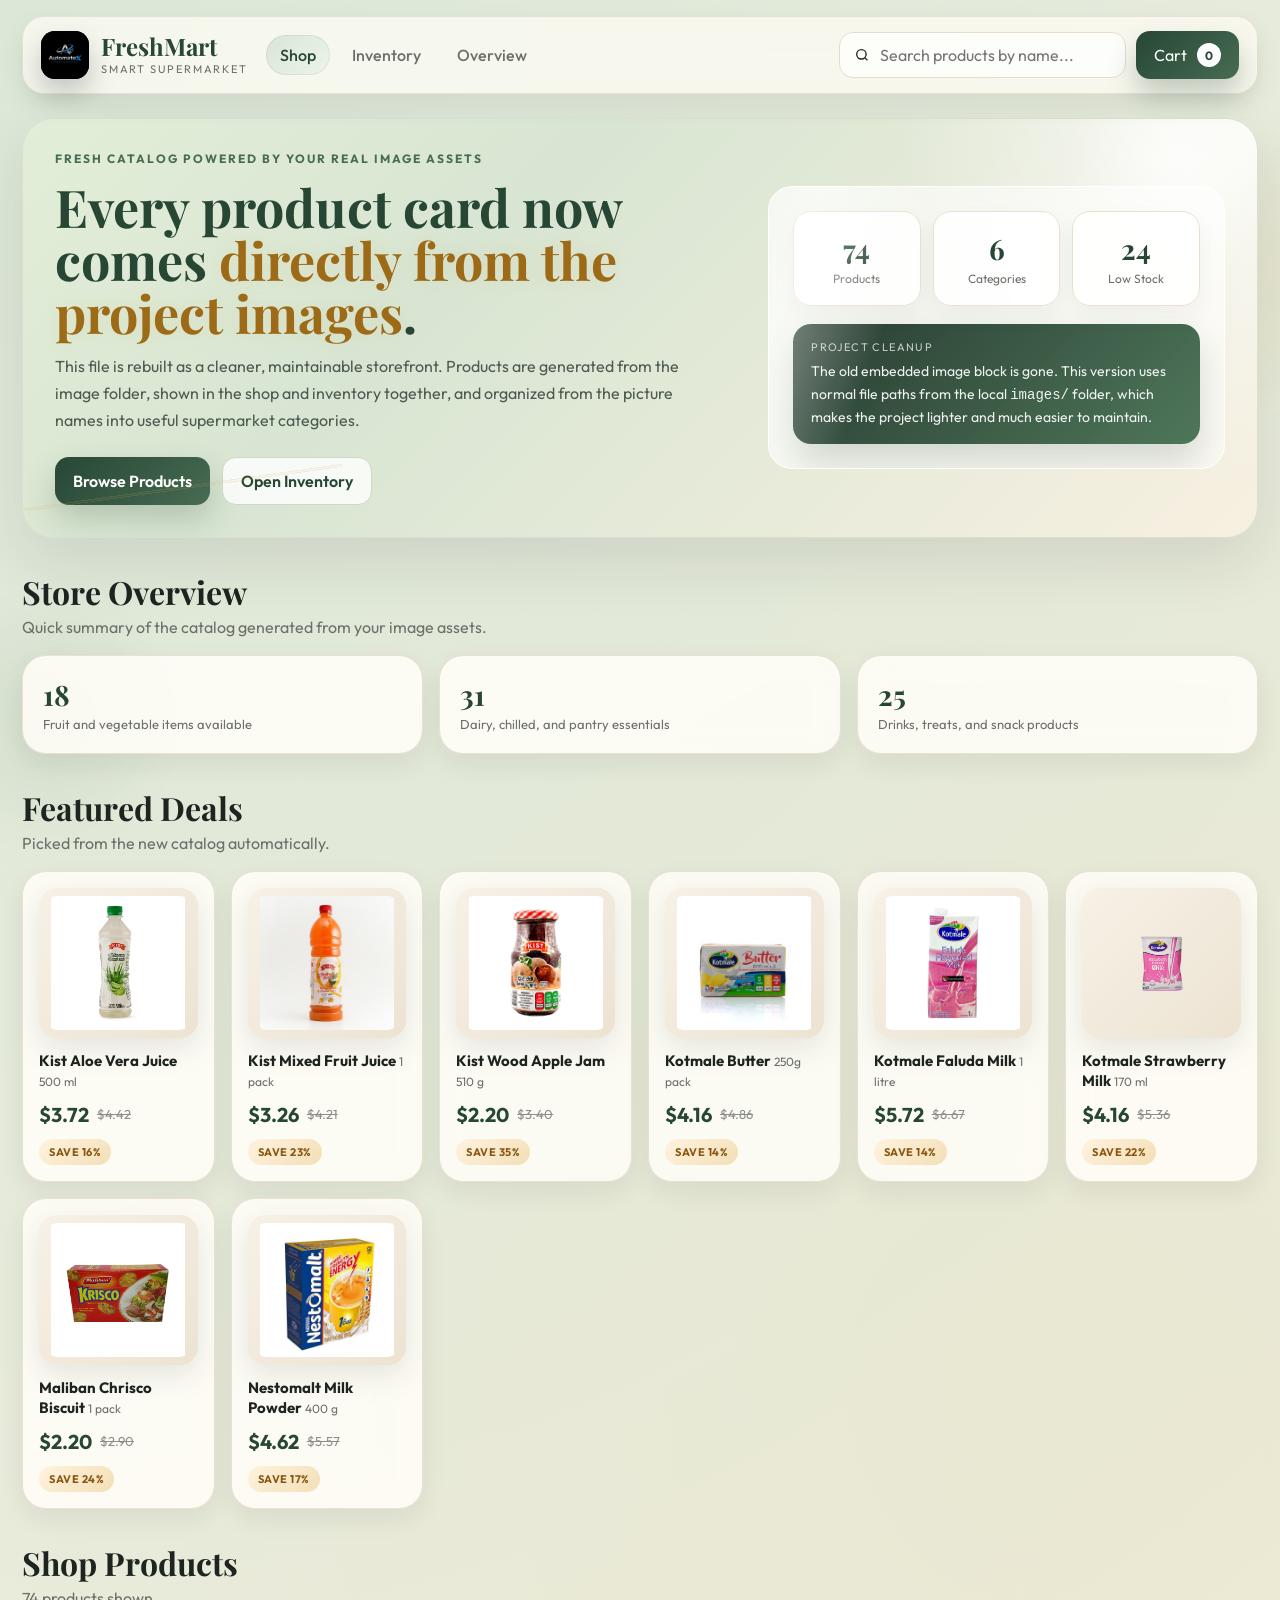
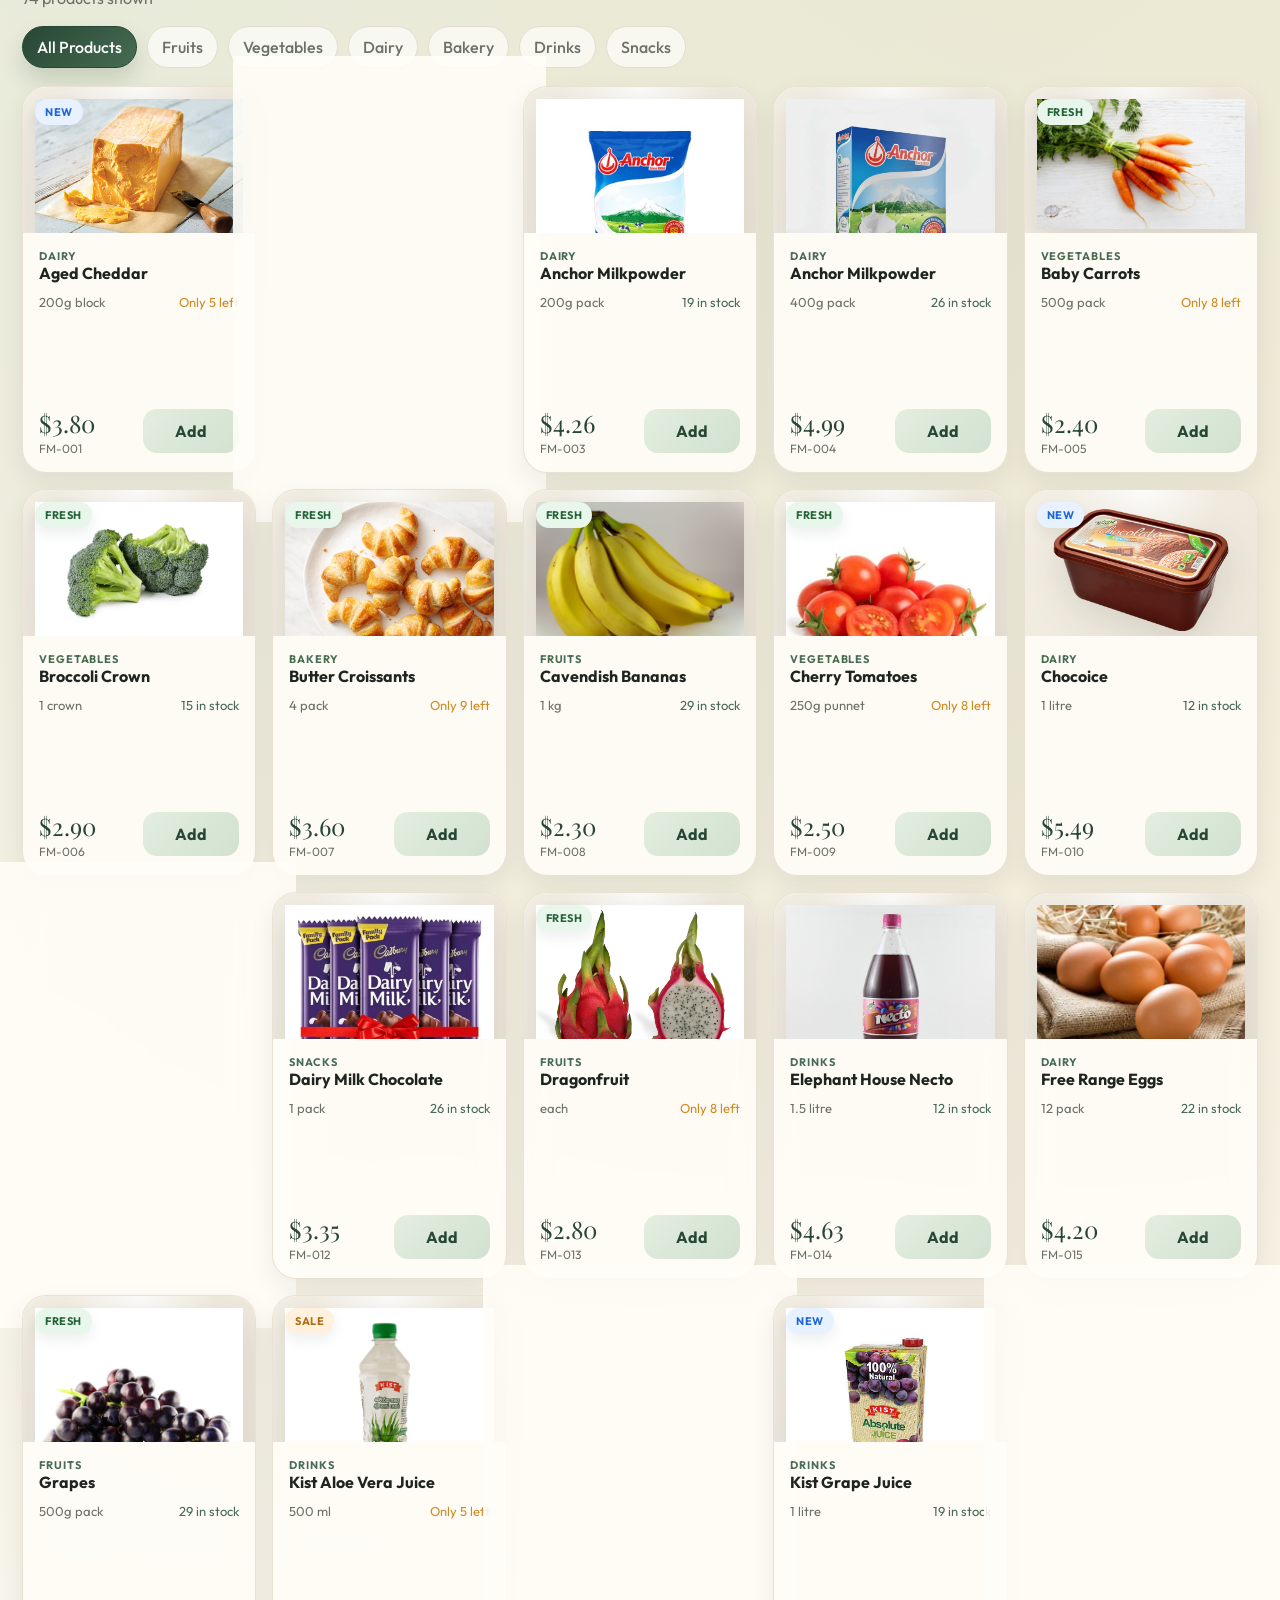
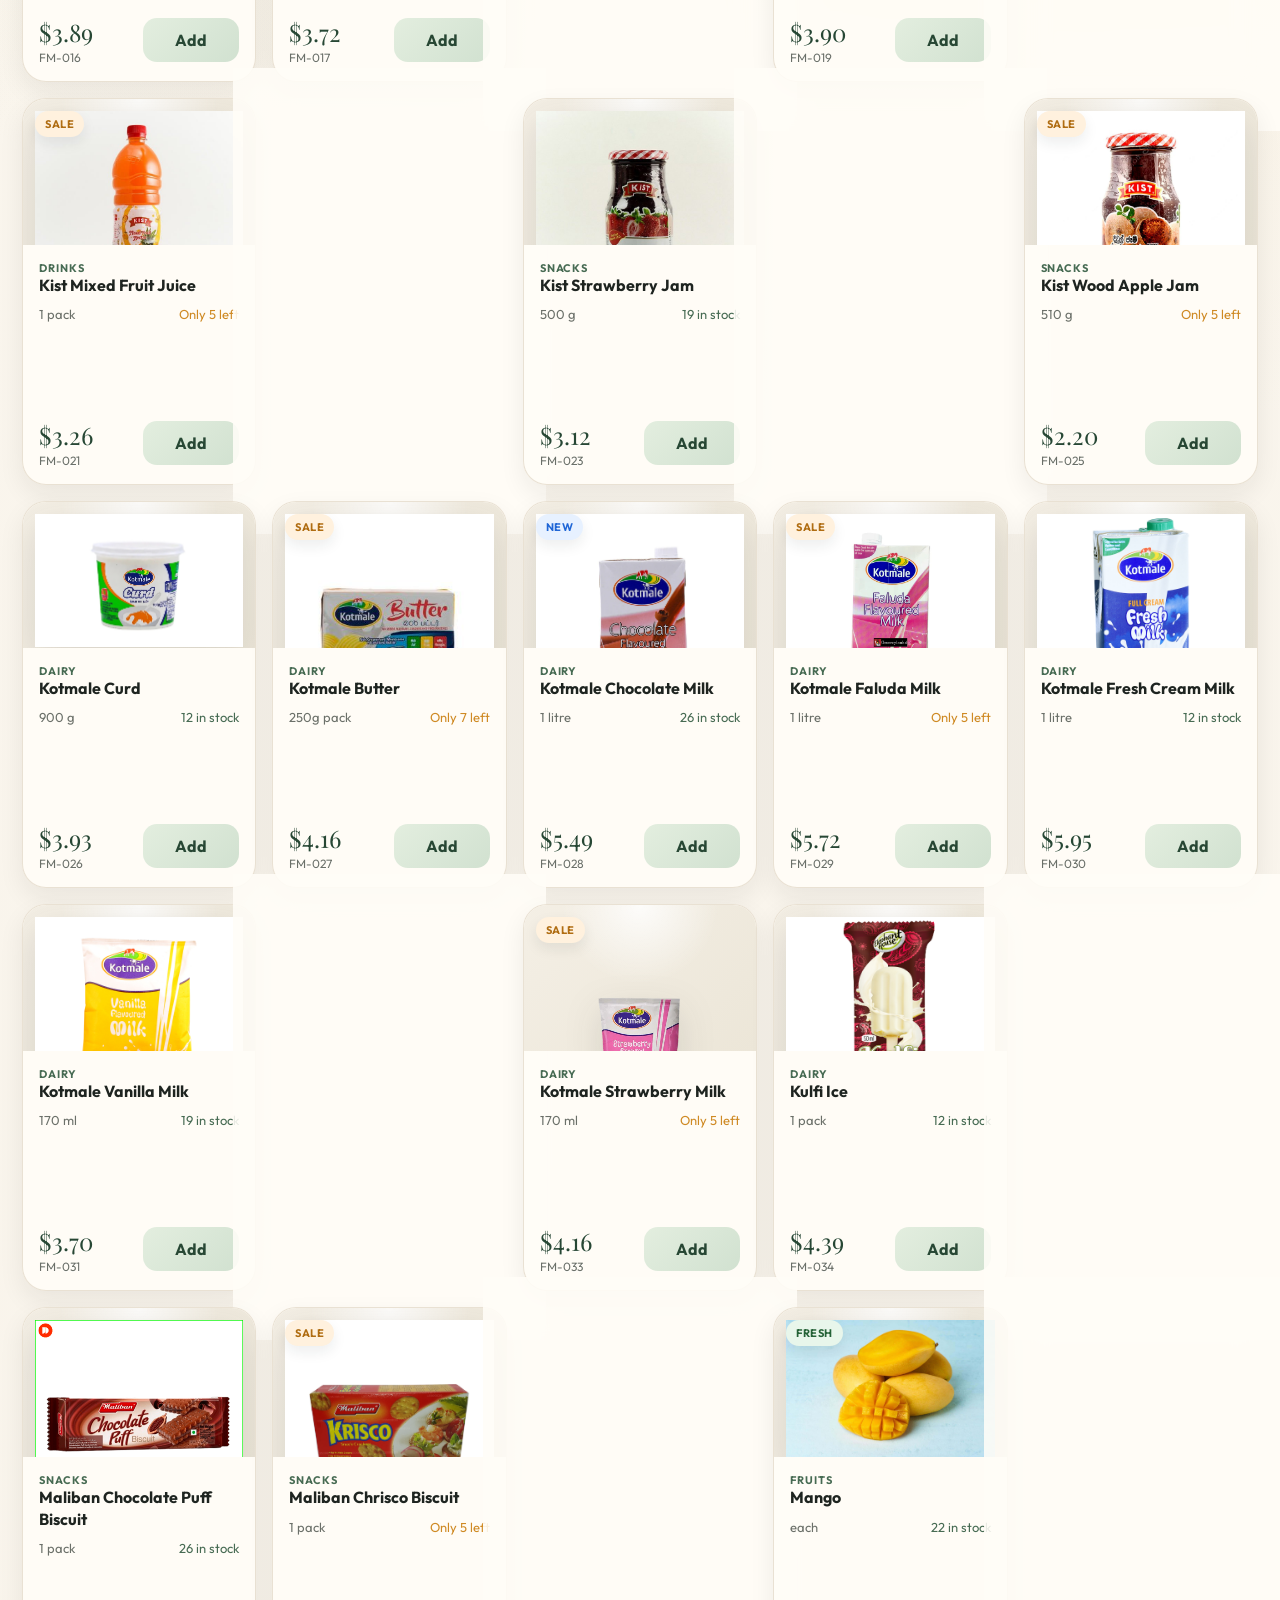
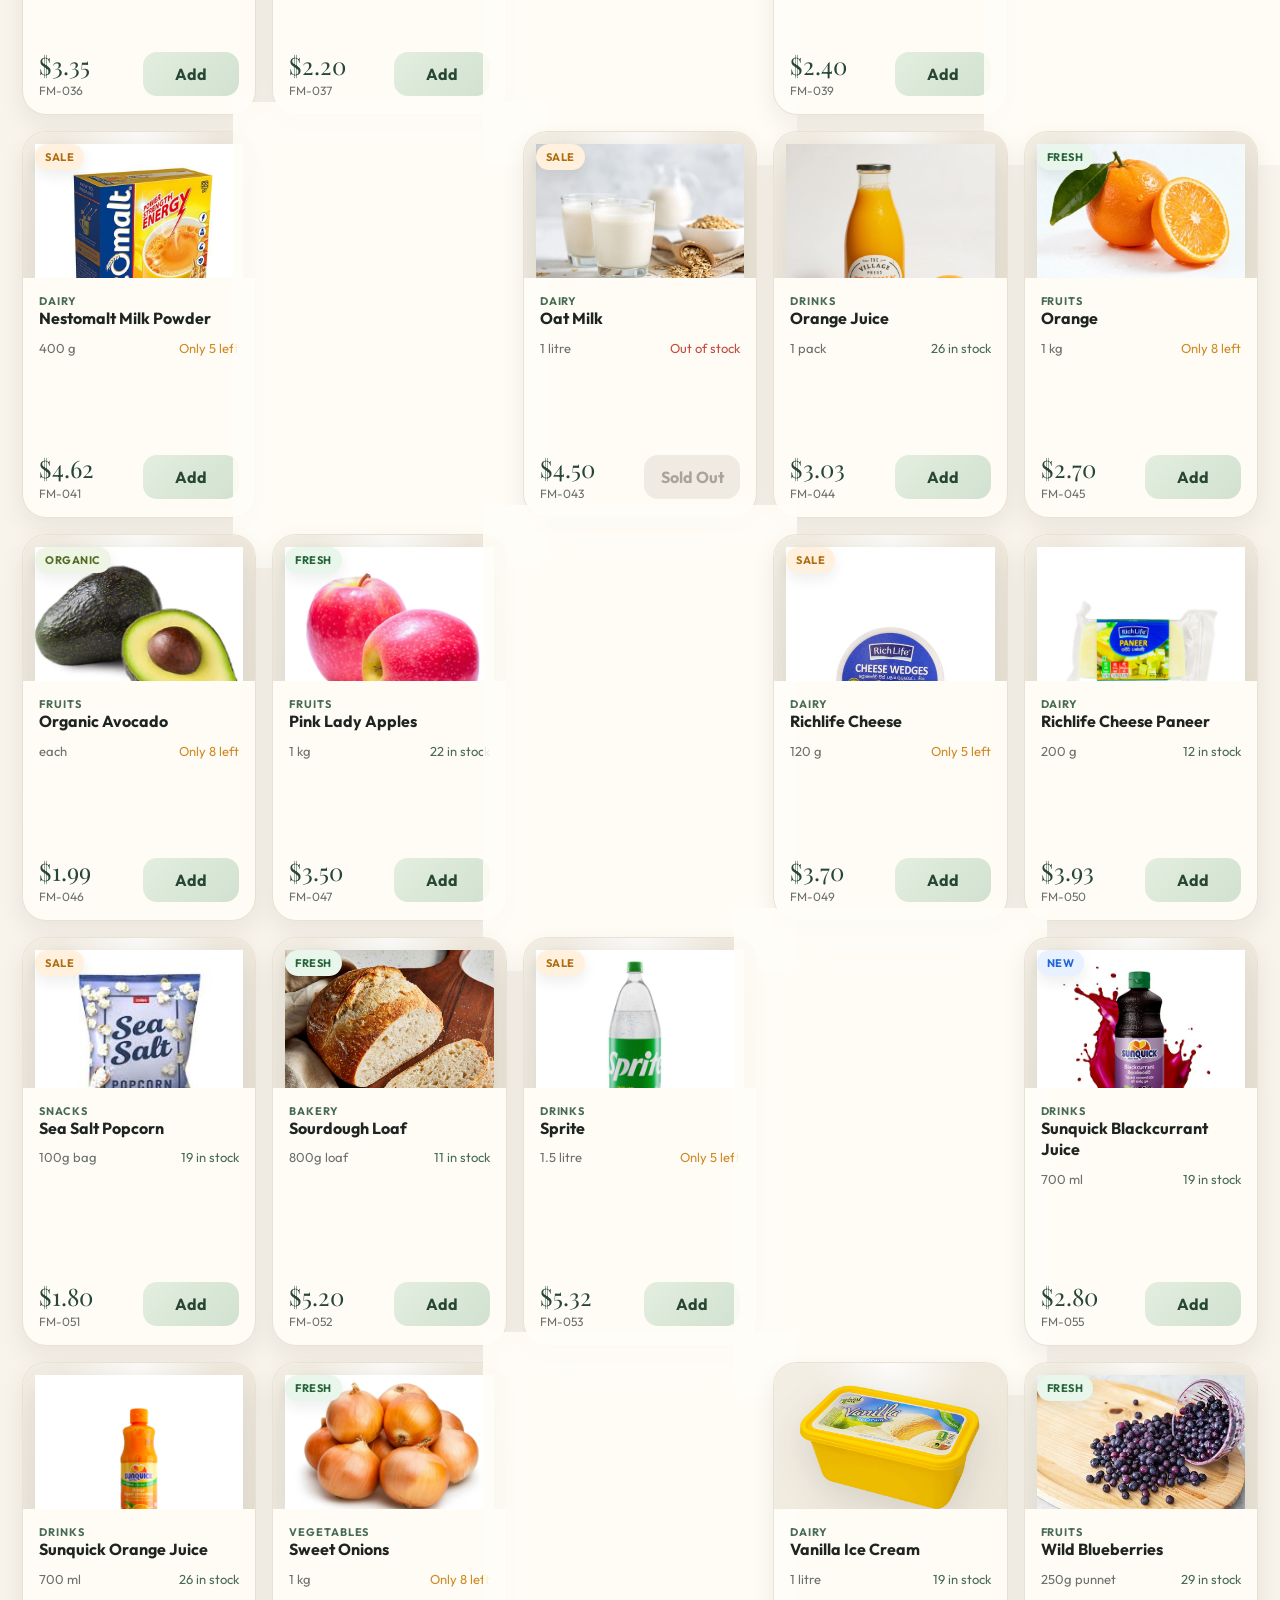
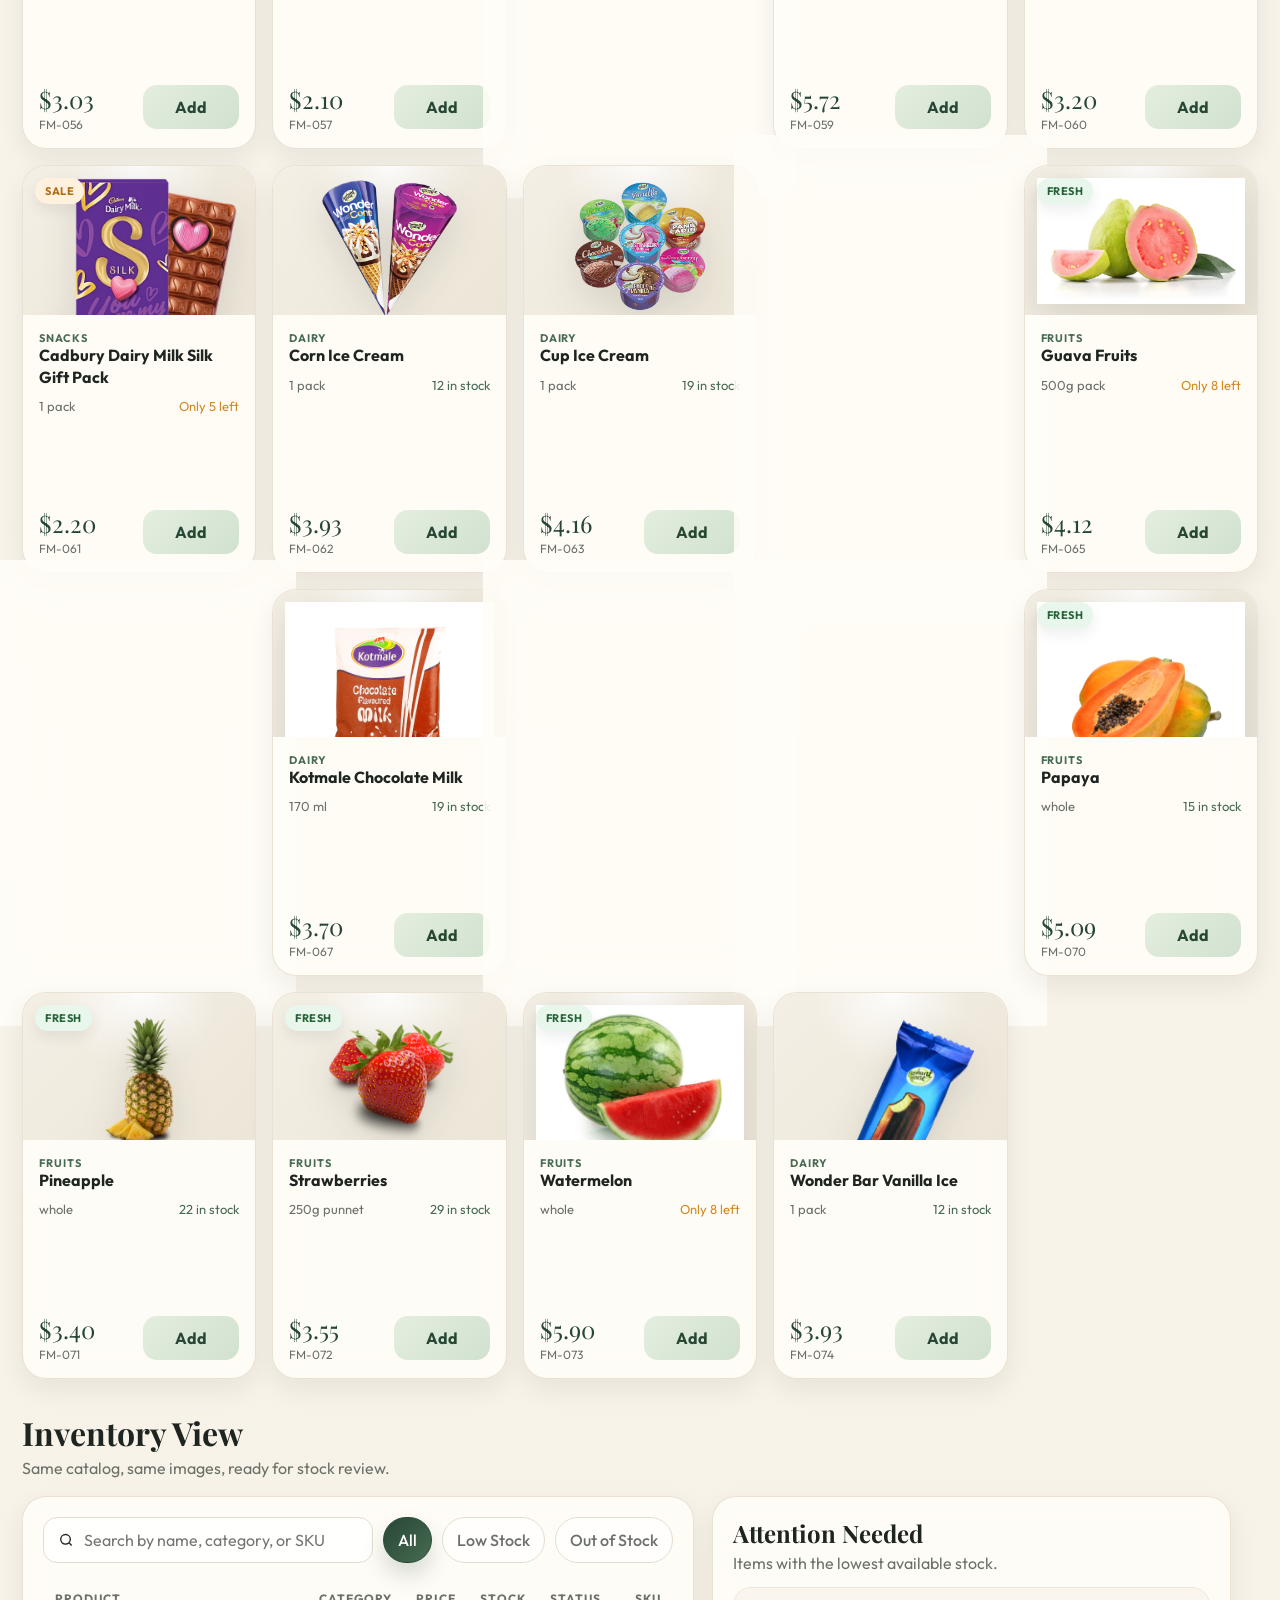
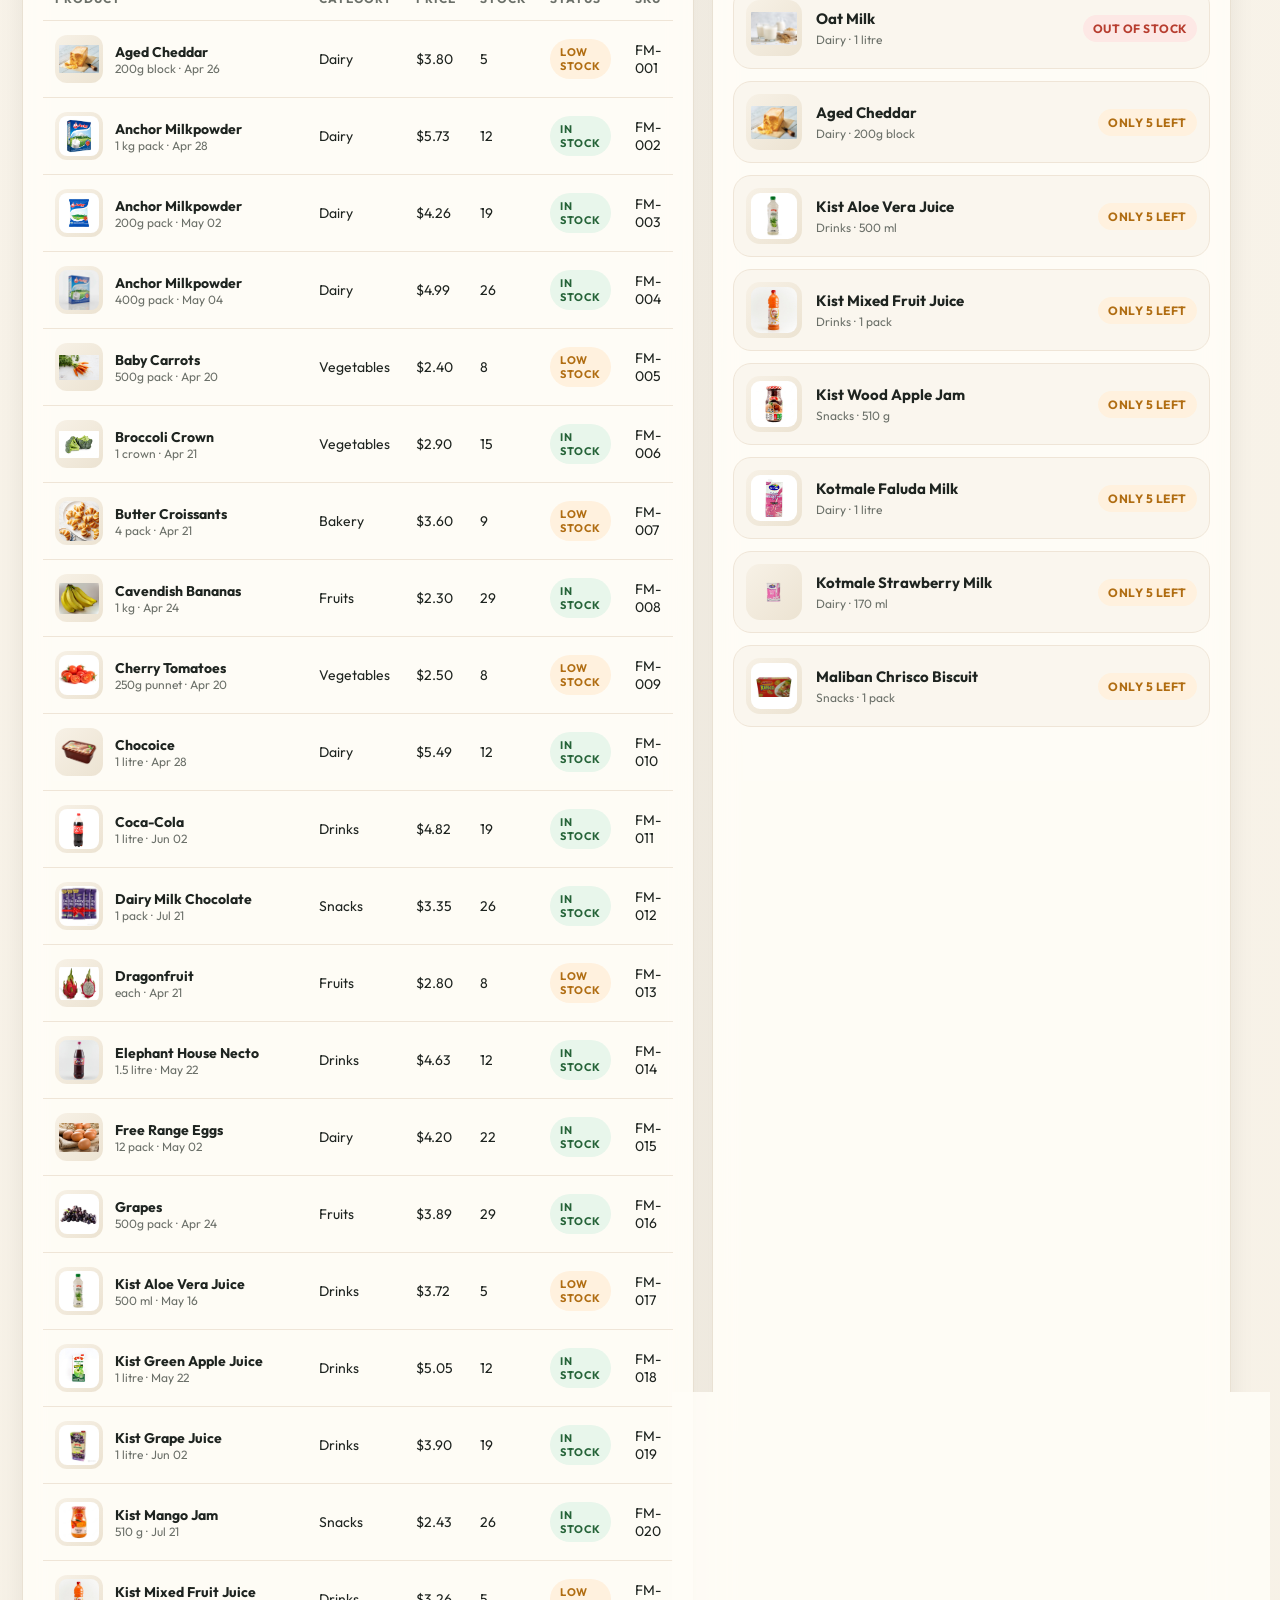
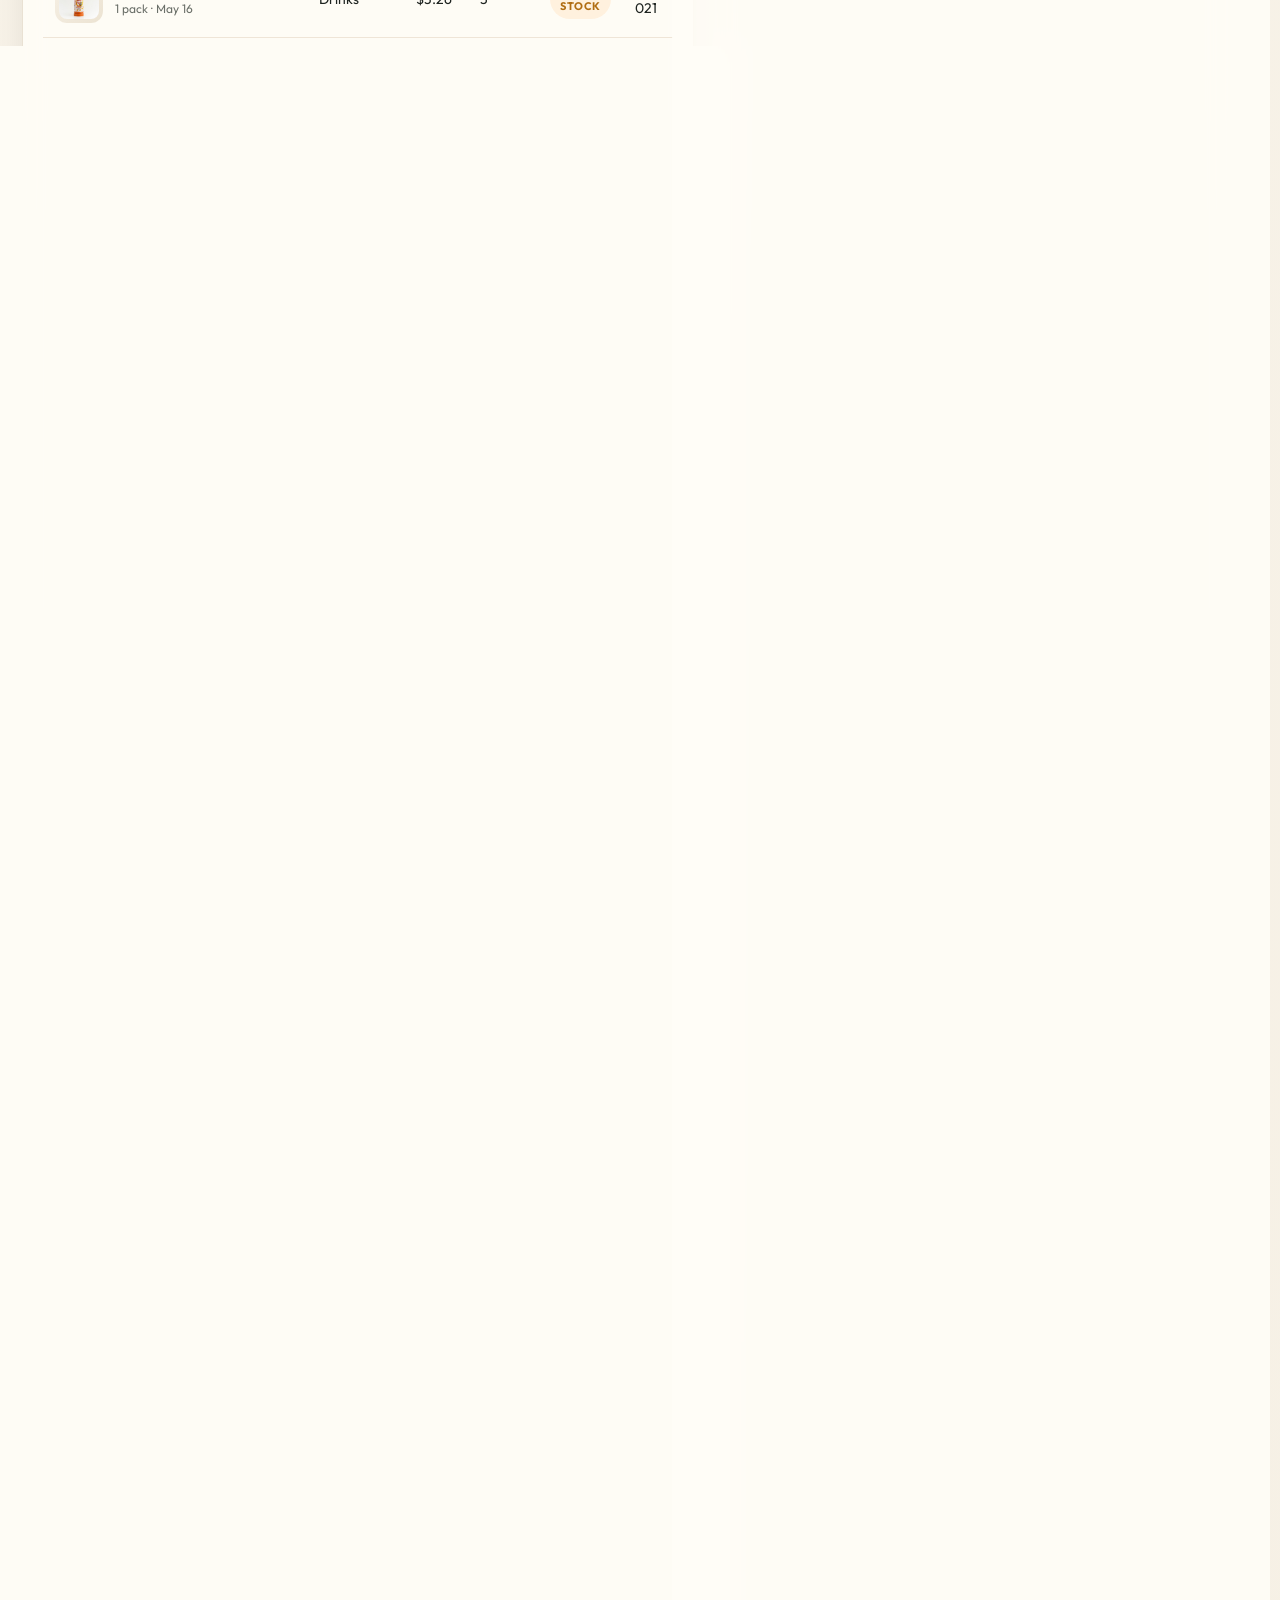
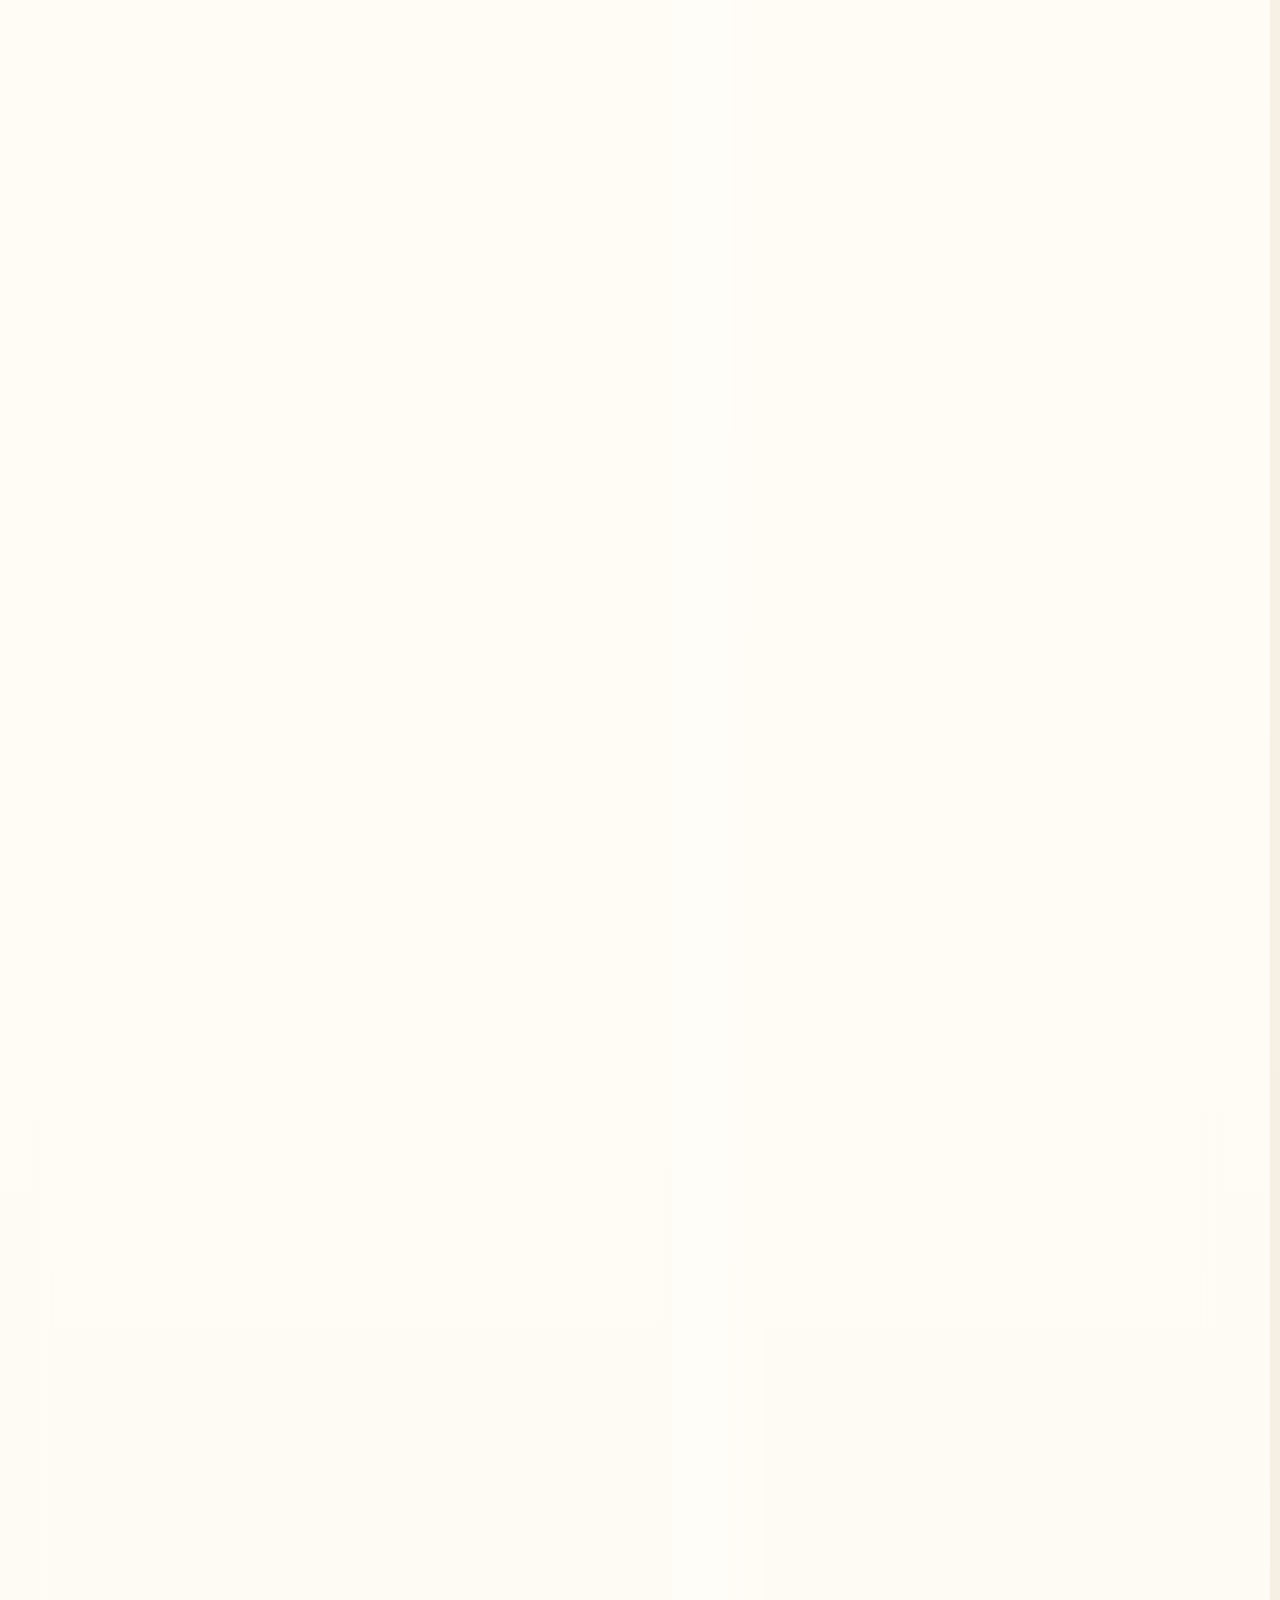
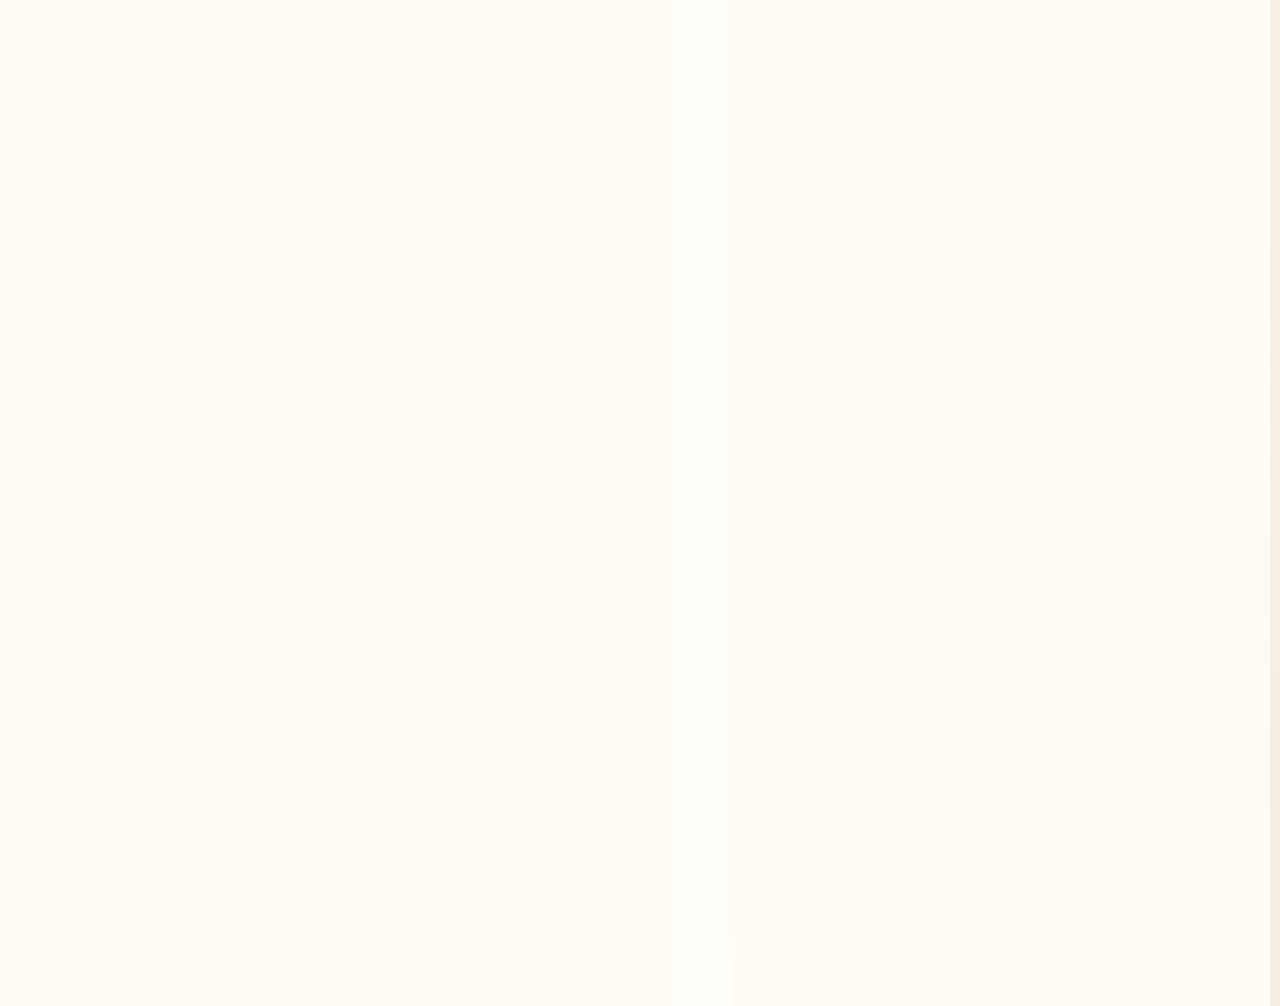
<file: FreshMart.html>
<!DOCTYPE html>
<html lang="en">
<head>
<meta charset="UTF-8">
<meta name="viewport" content="width=device-width, initial-scale=1.0">
<title>FreshMart | Smart Supermarket Showcase</title>
<link rel="preconnect" href="https://fonts.googleapis.com">
<link rel="preconnect" href="https://fonts.gstatic.com" crossorigin>
<link href="https://fonts.googleapis.com/css2?family=Playfair+Display:wght@600;700&family=Outfit:wght@300;400;500;600;700&display=swap" rel="stylesheet">
<style>
*{box-sizing:border-box;margin:0;padding:0}
:root{
  --bg:#f5efe3;
  --panel:rgba(255,253,248,0.88);
  --panel-soft:#f3ecdf;
  --text:#1e2420;
  --muted:#6b7069;
  --brand:#274734;
  --brand-2:#476b53;
  --brand-3:#d9e5d6;
  --gold:#d8a74d;
  --gold-soft:#f3dfb7;
  --ink-soft:#304039;
  --line:#e5dccd;
  --danger:#c44a3d;
  --warn:#cf8a24;
  --info:#2c6fdd;
  --shadow:0 24px 60px rgba(29,34,25,0.10);
  --shadow-sm:0 10px 26px rgba(29,34,25,0.07);
  --radius:20px;
  --radius-sm:12px;
}
html{scroll-behavior:smooth}
body{font-family:'Outfit',sans-serif;background:
  radial-gradient(circle at top left,rgba(216,230,214,0.92),transparent 24%),
  radial-gradient(circle at 85% 10%,rgba(243,223,183,0.56),transparent 18%),
  linear-gradient(180deg,#fbf7f0 0%,var(--bg) 100%);
  color:var(--text);min-height:100vh;overflow-x:hidden}
body::before,body::after{
  content:'';position:fixed;border-radius:50%;pointer-events:none;z-index:0;filter:blur(10px);opacity:.55
}
body::before{
  width:320px;height:320px;top:110px;right:-120px;
  background:radial-gradient(circle,rgba(216,167,77,0.18),transparent 68%);
  animation:orbFloat 14s ease-in-out infinite
}
body::after{
  width:280px;height:280px;left:-90px;bottom:40px;
  background:radial-gradient(circle,rgba(71,107,83,0.16),transparent 68%);
  animation:orbFloat 18s ease-in-out infinite reverse
}
a{text-decoration:none;color:inherit}
button,input{font:inherit}
img{max-width:100%;display:block}
.shell{position:relative;z-index:1;max-width:1420px;margin:0 auto;padding:0 22px 48px}

@keyframes orbFloat{
  0%,100%{transform:translate3d(0,0,0) scale(1)}
  50%{transform:translate3d(0,-22px,0) scale(1.05)}
}
@keyframes softLift{
  0%,100%{transform:translateY(0)}
  50%{transform:translateY(-8px)}
}
@keyframes softTilt{
  0%,100%{transform:translateY(0) rotate(0)}
  50%{transform:translateY(-10px) rotate(-1.2deg)}
}
@keyframes revealUp{
  from{opacity:0;transform:translateY(26px)}
  to{opacity:1;transform:translateY(0)}
}
@keyframes glowSweep{
  0%{transform:translateX(-120%)}
  100%{transform:translateX(140%)}
}

.nav{
  position:sticky;top:0;z-index:30;
  display:flex;align-items:center;gap:18px;
  margin:16px auto 0;padding:14px 18px;
  background:rgba(255,252,246,0.72);backdrop-filter:blur(20px);
  border:1px solid rgba(229,220,205,0.82);border-radius:22px;box-shadow:var(--shadow-sm)
}
.brand{display:flex;align-items:center;gap:12px;min-width:0}
.brand-mark{width:48px;height:48px;border-radius:14px;overflow:hidden;background:#07111d;box-shadow:0 14px 28px rgba(7,17,29,0.22);flex-shrink:0;animation:softLift 7s ease-in-out infinite}
.brand-mark img{width:100%;height:100%;object-fit:cover}
.brand-copy{min-width:0}
.brand-copy h1{font-family:'Playfair Display',serif;font-size:24px;line-height:1;color:var(--brand);text-shadow:0 1px 0 rgba(255,255,255,0.7)}
.brand-copy p{font-size:11px;letter-spacing:1.8px;text-transform:uppercase;color:var(--muted);margin-top:4px}
.nav-links{display:flex;gap:8px;flex-wrap:wrap}
.nav-link{
  border:none;background:transparent;color:var(--muted);cursor:pointer;
  padding:10px 14px;border-radius:999px;font-weight:500;transition:.25s
}
.nav-link:hover,.nav-link.active{background:linear-gradient(135deg,var(--brand-3),#edf4ea);color:var(--brand);box-shadow:inset 0 0 0 1px rgba(39,71,52,0.08)}
.nav-tools{margin-left:auto;display:flex;align-items:center;gap:10px;flex-wrap:wrap;justify-content:flex-end}
.search{
  display:flex;align-items:center;gap:10px;background:rgba(255,255,255,0.72);
  border:1px solid var(--line);padding:12px 14px;border-radius:14px;min-width:260px;
  box-shadow:inset 0 1px 0 rgba(255,255,255,0.6)
}
.search input{border:none;background:transparent;outline:none;width:100%;color:var(--text)}
.cart-btn{
  display:flex;align-items:center;gap:10px;border:none;cursor:pointer;
  padding:12px 18px;border-radius:14px;background:linear-gradient(135deg,var(--brand),var(--brand-2));
  color:#fff;box-shadow:0 16px 28px rgba(39,71,52,0.26);transition:.25s
}
.cart-btn:hover{transform:translateY(-2px);box-shadow:0 20px 36px rgba(39,71,52,0.30)}
.cart-count{
  min-width:24px;height:24px;border-radius:999px;background:#fff;color:var(--brand);
  font-size:12px;font-weight:700;display:grid;place-items:center
}

.hero{
  position:relative;overflow:hidden;
  margin-top:24px;padding:32px;border-radius:32px;
  background:
    radial-gradient(circle at right top,rgba(255,255,255,0.78),transparent 28%),
    linear-gradient(135deg,#e3eed8 0%,#d8e5d2 35%,#f7f0e1 100%);
  border:1px solid #d8e1d0;box-shadow:var(--shadow);
  display:grid;grid-template-columns:minmax(0,1.2fr) minmax(300px,.8fr);gap:28px;align-items:center;
  animation:revealUp .8s ease both
}
.hero::before,.hero::after{
  content:'';position:absolute;border-radius:999px;pointer-events:none
}
.hero::before{
  width:220px;height:220px;top:-70px;right:-30px;
  background:radial-gradient(circle,rgba(255,255,255,0.7),transparent 72%);
  animation:orbFloat 12s ease-in-out infinite
}
.hero::after{
  width:360px;height:1px;left:-40px;bottom:46px;
  box-shadow:0 0 0 1px rgba(216,167,77,0.18);
  transform:rotate(-8deg)
}
.hero-copy .eyebrow{font-size:12px;font-weight:700;letter-spacing:2px;text-transform:uppercase;color:var(--brand-2)}
.hero-copy h2{font-family:'Playfair Display',serif;font-size:52px;line-height:1.02;color:var(--brand);margin:14px 0}
.hero-copy h2 span{color:#9d6b18;text-shadow:0 0 18px rgba(216,167,77,0.14)}
.hero-copy p{max-width:640px;font-size:16px;line-height:1.7;color:#4d5a51}
.hero-actions{display:flex;gap:12px;flex-wrap:wrap;margin-top:22px}
.btn-primary,.btn-secondary{
  display:inline-flex;align-items:center;justify-content:center;gap:10px;
  border:none;border-radius:14px;padding:13px 18px;cursor:pointer;font-weight:600;transition:.25s
}
.btn-primary{background:linear-gradient(135deg,var(--brand),var(--brand-2));color:#fff;box-shadow:0 14px 30px rgba(39,71,52,0.22)}
.btn-secondary{background:rgba(255,255,255,0.8);color:var(--brand);border:1px solid #ccd9ca}
.btn-primary:hover,.btn-secondary:hover{transform:translateY(-2px)}
.hero-panel{
  position:relative;overflow:hidden;
  background:rgba(255,255,255,0.58);border:1px solid rgba(255,255,255,0.86);
  border-radius:24px;padding:24px;backdrop-filter:blur(14px);animation:softTilt 9s ease-in-out infinite
}
.hero-panel::before{
  content:'';position:absolute;inset:-40% auto 0 -20%;width:50%;transform:skewX(-20deg);
  background:linear-gradient(90deg,transparent,rgba(255,255,255,0.42),transparent);
  animation:glowSweep 8s linear infinite
}
.stats{display:grid;grid-template-columns:repeat(3,1fr);gap:12px}
.stat{
  background:rgba(255,255,255,0.88);border:1px solid #ebdfcf;border-radius:18px;padding:18px;text-align:center;
  box-shadow:0 10px 22px rgba(35,45,35,0.05);animation:softLift 8s ease-in-out infinite
}
.stat:nth-child(2){animation-delay:.8s}
.stat:nth-child(3){animation-delay:1.6s}
.stat strong{display:block;font-family:'Playfair Display',serif;font-size:28px;color:var(--brand)}
.stat span{font-size:12px;color:var(--muted)}
.hero-note{
  margin-top:18px;padding:16px 18px;border-radius:18px;
  background:linear-gradient(135deg,rgba(32,53,41,0.96),rgba(63,107,77,0.92));
  color:#fff;box-shadow:0 18px 34px rgba(39,71,52,0.18)
}
.hero-note small{display:block;font-size:11px;letter-spacing:1.4px;text-transform:uppercase;opacity:.72;margin-bottom:6px}
.hero-note p{font-size:14px;line-height:1.6;opacity:.92}

.section{margin-top:32px}
.section-head{display:flex;align-items:flex-end;justify-content:space-between;gap:16px;margin-bottom:18px}
.section-head h3{font-family:'Playfair Display',serif;font-size:32px;color:var(--text)}
.section-head p{color:var(--muted);margin-top:4px}
.deal-row,.product-grid{display:grid;gap:16px}
.deal-row{grid-template-columns:repeat(auto-fit,minmax(190px,1fr))}
.deal-card,.product-card,.inventory-card,.summary-card{
  background:var(--panel);border:1px solid rgba(229,220,205,0.85);border-radius:24px;box-shadow:var(--shadow-sm);
  backdrop-filter:blur(12px)
}
.deal-card{position:relative;overflow:hidden;padding:16px;display:flex;flex-direction:column;gap:12px;transition:.28s;animation:revealUp .7s ease both}
.deal-card::after,.product-card::after{
  content:'';position:absolute;inset:0;background:linear-gradient(120deg,transparent 10%,rgba(255,255,255,0.22) 35%,transparent 55%);
  transform:translateX(-120%);transition:transform .8s ease;pointer-events:none
}
.deal-card:hover::after,.product-card:hover::after{transform:translateX(120%)}
.deal-card:hover{transform:translateY(-6px);box-shadow:0 24px 44px rgba(29,34,25,0.11)}
.deal-card img{width:100%;height:150px;object-fit:contain;object-position:center;border-radius:18px;background:linear-gradient(135deg,#f7f1e6,#ece3d2);padding:8px;filter:drop-shadow(0 10px 14px rgba(30,36,32,0.10))}
.deal-card strong{font-size:15px}
.deal-card span{font-size:12px;color:var(--muted)}
.deal-price{display:flex;align-items:center;gap:8px}
.deal-price b{font-size:20px;color:var(--brand)}
.deal-price s{font-size:13px;color:#8c8f89}
.deal-save{
  display:inline-flex;align-self:flex-start;padding:6px 10px;border-radius:999px;
  background:linear-gradient(135deg,#fff3df,var(--gold-soft));color:#8a5810;font-size:11px;font-weight:700;text-transform:uppercase;letter-spacing:.5px
}

.filters{display:flex;gap:10px;flex-wrap:wrap;margin-bottom:18px}
.chip{
  border:1px solid var(--line);background:rgba(255,255,255,0.66);color:var(--muted);
  padding:10px 14px;border-radius:999px;cursor:pointer;transition:.25s;font-weight:500
}
.chip:hover,.chip.active{background:linear-gradient(135deg,var(--brand),var(--brand-2));color:#fff;border-color:var(--brand);box-shadow:0 12px 22px rgba(39,71,52,0.18)}

.product-grid{grid-template-columns:repeat(auto-fill,minmax(220px,1fr))}
.product-card{position:relative;overflow:hidden;display:flex;flex-direction:column;transition:.3s;animation:revealUp .7s ease both}
.product-card:hover{transform:translateY(-8px);box-shadow:0 26px 48px rgba(29,34,25,0.13)}
.product-media{position:relative;background:
  radial-gradient(circle at top,rgba(255,255,255,0.85),transparent 42%),
  linear-gradient(135deg,#f4efe5,#ece6d8);aspect-ratio:1/1;overflow:hidden;padding:12px;display:grid;place-items:center}
.product-media img{width:100%;height:100%;object-fit:contain;object-position:center;filter:drop-shadow(0 12px 18px rgba(30,36,32,0.12))}
.badge-stack{position:absolute;top:12px;left:12px;display:flex;flex-direction:column;gap:6px}
.badge{
  display:inline-flex;align-self:flex-start;padding:6px 10px;border-radius:999px;
  font-size:11px;font-weight:700;letter-spacing:.5px;text-transform:uppercase;box-shadow:0 6px 14px rgba(30,36,32,0.08)
}
.badge.fresh{background:#e8f6eb;color:#256338}
.badge.organic{background:#eef5e4;color:#546b22}
.badge.sale{background:#fff1de;color:#b06d12}
.badge.new{background:#e7f1ff;color:#1f66d6}
.product-body{padding:16px;display:flex;flex-direction:column;gap:10px;height:100%}
.product-top{display:flex;align-items:flex-start;justify-content:space-between;gap:8px}
.product-top strong{font-size:16px;line-height:1.35}
.category-tag{font-size:11px;font-weight:700;text-transform:uppercase;letter-spacing:.9px;color:var(--brand-2)}
.meta{display:flex;align-items:center;justify-content:space-between;gap:8px;font-size:13px;color:var(--muted)}
.stock.good{color:var(--brand-2)}
.stock.low{color:var(--warn)}
.stock.out{color:var(--danger)}
.product-footer{margin-top:auto;display:flex;align-items:center;justify-content:space-between;gap:12px}
.price{font-family:'Playfair Display',serif;font-size:24px;color:var(--brand);text-shadow:0 1px 0 rgba(255,255,255,0.6)}
.price small{display:block;font-family:'Outfit',sans-serif;font-size:12px;color:var(--muted);margin-top:2px}
.add-btn{
  border:none;border-radius:14px;padding:12px 14px;cursor:pointer;background:linear-gradient(135deg,#e3eedf,#d1e1d0);
  color:var(--brand);font-weight:700;min-width:96px;transition:.25s
}
.add-btn:hover:not(:disabled){transform:translateY(-1px);box-shadow:0 12px 24px rgba(39,71,52,0.14)}
.add-btn:disabled{background:#efebe3;color:#aaa39a;cursor:not-allowed}

.summary-grid{display:grid;grid-template-columns:repeat(3,1fr);gap:16px}
.summary-card{padding:20px;animation:revealUp .7s ease both}
.summary-card strong{display:block;font-family:'Playfair Display',serif;font-size:28px;color:var(--brand)}
.summary-card span{color:var(--muted);font-size:13px}

.inventory-wrap{display:grid;grid-template-columns:1.05fr .95fr;gap:18px}
.inventory-card{padding:20px;animation:revealUp .7s ease both}
.inventory-toolbar{display:flex;gap:10px;flex-wrap:wrap;margin-bottom:14px}
.inventory-toolbar .search{min-width:0;flex:1}
.table-scroll{overflow:auto}
table{width:100%;border-collapse:collapse}
th,td{padding:14px 12px;text-align:left;border-bottom:1px solid #efe5d7;vertical-align:middle}
th{font-size:12px;text-transform:uppercase;letter-spacing:1px;color:var(--muted)}
td{font-size:14px}
tbody tr:hover{background:#fcf8f0}
.td-product{display:flex;align-items:center;gap:12px;min-width:240px}
.td-product img{width:48px;height:48px;border-radius:12px;object-fit:contain;object-position:center;background:linear-gradient(135deg,#f7f1e6,#ece3d2);padding:4px}
.mini-note{font-size:12px;color:var(--muted)}
.status-pill{
  display:inline-flex;padding:6px 10px;border-radius:999px;font-size:11px;
  font-weight:700;text-transform:uppercase;letter-spacing:.5px
}
.status-pill.good{background:#e8f6eb;color:#256338}
.status-pill.low{background:#fff1de;color:#b06d12}
.status-pill.out{background:#fde8e5;color:#b73d2f}
.stock-list{display:grid;gap:12px}
.stock-item{
  display:grid;grid-template-columns:56px 1fr auto;align-items:center;gap:14px;
  padding:12px;border-radius:18px;background:#faf6ee;border:1px solid #efe5d7;transition:.25s
}
.stock-item:hover{transform:translateY(-2px);box-shadow:0 16px 28px rgba(29,34,25,0.08)}
.stock-item img{width:56px;height:56px;border-radius:14px;object-fit:contain;object-position:center;background:linear-gradient(135deg,#f7f1e6,#ece3d2);padding:5px}
.stock-item strong{display:block;font-size:15px}
.stock-item span{font-size:12px;color:var(--muted)}

.cart-overlay{
  position:fixed;inset:0;background:rgba(11,15,18,0.28);backdrop-filter:blur(4px);
  opacity:0;pointer-events:none;transition:.25s;z-index:40
}
.cart-overlay.open{opacity:1;pointer-events:auto}
.cart-panel{
  position:absolute;right:18px;top:18px;bottom:18px;width:min(420px,calc(100vw - 36px));
  background:rgba(255,253,248,0.94);border-radius:28px;border:1px solid #eee3d3;box-shadow:var(--shadow);
  display:flex;flex-direction:column;transform:translateX(20px);transition:.25s
}
.cart-overlay.open .cart-panel{transform:translateX(0)}
.cart-head,.cart-foot{padding:20px 22px;border-bottom:1px solid #efe5d7}
.cart-head{display:flex;align-items:flex-start;justify-content:space-between;gap:12px}
.cart-foot{border-bottom:none;border-top:1px solid #efe5d7;margin-top:auto}
.close-btn{
  width:38px;height:38px;border:none;border-radius:12px;background:#f5efe4;cursor:pointer;color:var(--muted)
}
.cart-items{padding:10px 22px 20px;overflow:auto;display:grid;gap:12px}
.cart-empty{padding:42px 12px;text-align:center;color:var(--muted)}
.cart-item{
  display:grid;grid-template-columns:64px 1fr auto;gap:12px;align-items:center;
  padding:12px;border:1px solid #efe5d7;border-radius:18px;background:#fffaf2
}
.cart-item img{width:64px;height:64px;border-radius:14px;object-fit:contain;object-position:center;background:linear-gradient(135deg,#f7f1e6,#ece3d2);padding:6px}
.qty{
  display:flex;align-items:center;gap:8px;justify-content:flex-end;margin-top:8px
}
.qty button{
  width:26px;height:26px;border:none;border-radius:8px;background:#ebe4d6;cursor:pointer
}
.cart-summary-line{display:flex;align-items:center;justify-content:space-between;color:var(--muted);margin-bottom:10px}
.cart-summary-line.total{color:var(--text);font-weight:700;font-size:17px;margin-top:12px}
.checkout{
  width:100%;border:none;border-radius:16px;padding:14px 16px;cursor:pointer;
  background:linear-gradient(135deg,var(--brand),var(--brand-2));color:#fff;font-weight:700;transition:.25s
}
.checkout:hover{transform:translateY(-2px)}

.toast{
  position:fixed;left:50%;bottom:24px;transform:translateX(-50%) translateY(24px);
  background:#1c2621;color:#fff;padding:12px 18px;border-radius:999px;opacity:0;
  pointer-events:none;transition:.25s;z-index:60;box-shadow:var(--shadow)
}
.toast.show{opacity:1;transform:translateX(-50%) translateY(0)}

@media (max-width: 1080px){
  .hero,.inventory-wrap{grid-template-columns:1fr}
  .summary-grid{grid-template-columns:1fr 1fr}
}
@media (max-width: 760px){
  .shell{padding:0 14px 36px}
  .nav{padding:12px;gap:12px;flex-wrap:wrap}
  .nav-tools,.nav-links{width:100%}
  .search{min-width:0;width:100%}
  .hero{padding:22px;border-radius:26px}
  .hero-copy h2{font-size:38px}
  .stats,.summary-grid{grid-template-columns:1fr}
  .section-head{flex-direction:column;align-items:flex-start}
  .cart-panel{right:10px;left:10px;width:auto}
}
</style>
</head>
<body>
<div class="shell">
  <header class="nav">
    <a class="brand" href="#top">
      <div class="brand-mark">
        <img src="images/ax-logo.png" alt="AutomateX logo">
      </div>
      <div class="brand-copy">
        <h1>FreshMart</h1>
        <p>Smart Supermarket</p>
      </div>
    </a>

    <nav class="nav-links">
      <button class="nav-link active" type="button" data-target="#shop">Shop</button>
      <button class="nav-link" type="button" data-target="#inventory">Inventory</button>
      <button class="nav-link" type="button" data-target="#overview">Overview</button>
    </nav>

    <div class="nav-tools">
      <label class="search" aria-label="Search products">
        <svg width="18" height="18" viewBox="0 0 24 24" fill="none" stroke="currentColor" stroke-width="2"><circle cx="11" cy="11" r="7"></circle><path d="m20 20-3.5-3.5"></path></svg>
        <input id="shop-search" type="search" placeholder="Search products by name...">
      </label>
      <button class="cart-btn" id="open-cart" type="button">
        <span>Cart</span>
        <span class="cart-count" id="cart-count">0</span>
      </button>
    </div>
  </header>

  <section class="hero" id="top">
    <div class="hero-copy">
      <div class="eyebrow">Fresh catalog powered by your real image assets</div>
      <h2>Every product card now comes <span>directly from the project images</span>.</h2>
      <p>
        This file is rebuilt as a cleaner, maintainable storefront. Products are generated from the image folder,
        shown in the shop and inventory together, and organized from the picture names into useful supermarket categories.
      </p>
      <div class="hero-actions">
        <a class="btn-primary" href="#shop">Browse Products</a>
        <a class="btn-secondary" href="#inventory">Open Inventory</a>
      </div>
    </div>
    <div class="hero-panel">
      <div class="stats">
        <div class="stat"><strong id="stat-products">0</strong><span>Products</span></div>
        <div class="stat"><strong id="stat-categories">0</strong><span>Categories</span></div>
        <div class="stat"><strong id="stat-low">0</strong><span>Low Stock</span></div>
      </div>
      <div class="hero-note">
        <small>Project Cleanup</small>
        <p>The old embedded image block is gone. This version uses normal file paths from the local <code>images/</code> folder, which makes the project lighter and much easier to maintain.</p>
      </div>
    </div>
  </section>

  <section class="section" id="overview">
    <div class="section-head">
      <div>
        <h3>Store Overview</h3>
        <p>Quick summary of the catalog generated from your image assets.</p>
      </div>
    </div>
    <div class="summary-grid">
      <article class="summary-card">
        <strong id="summary-fruit">0</strong>
        <span>Fruit and vegetable items available</span>
      </article>
      <article class="summary-card">
        <strong id="summary-dairy">0</strong>
        <span>Dairy, chilled, and pantry essentials</span>
      </article>
      <article class="summary-card">
        <strong id="summary-drink">0</strong>
        <span>Drinks, treats, and snack products</span>
      </article>
    </div>
  </section>

  <section class="section">
    <div class="section-head">
      <div>
        <h3>Featured Deals</h3>
        <p>Picked from the new catalog automatically.</p>
      </div>
    </div>
    <div class="deal-row" id="deal-row"></div>
  </section>

  <section class="section" id="shop">
    <div class="section-head">
      <div>
        <h3>Shop Products</h3>
        <p id="product-count">0 products</p>
      </div>
    </div>

    <div class="filters" id="category-filters">
      <button class="chip active" type="button" data-category="all">All Products</button>
      <button class="chip" type="button" data-category="fruit">Fruits</button>
      <button class="chip" type="button" data-category="veg">Vegetables</button>
      <button class="chip" type="button" data-category="dairy">Dairy</button>
      <button class="chip" type="button" data-category="bakery">Bakery</button>
      <button class="chip" type="button" data-category="drink">Drinks</button>
      <button class="chip" type="button" data-category="snack">Snacks</button>
    </div>

    <div class="product-grid" id="product-grid"></div>
  </section>

  <section class="section" id="inventory">
    <div class="section-head">
      <div>
        <h3>Inventory View</h3>
        <p>Same catalog, same images, ready for stock review.</p>
      </div>
    </div>

    <div class="inventory-wrap">
      <article class="inventory-card">
        <div class="inventory-toolbar">
          <label class="search" aria-label="Search inventory">
            <svg width="18" height="18" viewBox="0 0 24 24" fill="none" stroke="currentColor" stroke-width="2"><circle cx="11" cy="11" r="7"></circle><path d="m20 20-3.5-3.5"></path></svg>
            <input id="inventory-search" type="search" placeholder="Search by name, category, or SKU">
          </label>
          <button class="chip active" type="button" data-stock-filter="all">All</button>
          <button class="chip" type="button" data-stock-filter="low">Low Stock</button>
          <button class="chip" type="button" data-stock-filter="out">Out of Stock</button>
        </div>
        <div class="table-scroll">
          <table>
            <thead>
              <tr>
                <th>Product</th>
                <th>Category</th>
                <th>Price</th>
                <th>Stock</th>
                <th>Status</th>
                <th>SKU</th>
              </tr>
            </thead>
            <tbody id="inventory-body"></tbody>
          </table>
        </div>
      </article>

      <article class="inventory-card">
        <div class="section-head" style="margin-bottom:14px">
          <div>
            <h3 style="font-size:24px">Attention Needed</h3>
            <p>Items with the lowest available stock.</p>
          </div>
        </div>
        <div class="stock-list" id="low-stock-list"></div>
      </article>
    </div>
  </section>
</div>

<div class="cart-overlay" id="cart-overlay">
  <aside class="cart-panel" aria-label="Shopping cart">
    <div class="cart-head">
      <div>
        <h3 style="font-family:'Playfair Display',serif;font-size:28px;color:var(--brand)">Your Cart</h3>
        <p class="mini-note" id="cart-items-label">0 items selected</p>
      </div>
      <button class="close-btn" id="close-cart" type="button">✕</button>
    </div>
    <div class="cart-items" id="cart-items"></div>
    <div class="cart-foot">
      <div class="cart-summary-line"><span>Subtotal</span><span id="cart-subtotal">$0.00</span></div>
      <div class="cart-summary-line"><span>Delivery</span><span>$2.99</span></div>
      <div class="cart-summary-line total"><span>Total</span><span id="cart-total">$2.99</span></div>
      <button class="checkout" id="checkout-btn" type="button">Place Order</button>
    </div>
  </aside>
</div>

<div class="toast" id="toast">Done</div>

<script>
const PRODUCT_FILES = [
  'Aged Cheddar.jpg',
  'Anchor-MilkPowder-1kg.jpg',
  'Anchor-MilkPowder-200g.jpeg',
  'Anchor-MilkPowder-400g.webp',
  'Baby Carrots.jpg',
  'Broccoli Crown.webp',
  'Butter Croissants.jpg',
  'Cavendish Bananas.jpeg',
  'Cherry Tomatoes.webp',
  'ChocoIce-1litter.png',
  'CocaCola-1litter.jpg',
  'Dairymilk_chocho.jpg',
  'Dragonfruit.jpg',
  'Elephant House-Necto-1.5litter.jpeg',
  'Free Range Eggs.webp',
  'Grapes.jpg',
  'Kist-AloeVera-Juice-500ml.webp',
  'Kist-GraanApple-Juice-1litter.jpeg',
  'Kist-Grape-Juicce-1litter.png',
  'Kist-Mango-Jam-510g.webp',
  'Kist-MixedFruit-Juice.jpeg',
  'Kist-Mixedfruit-Jam-300g.jpeg',
  'Kist-Strawberry-Jam-500g.jpeg',
  'Kist-WoodApple-Juice.webp',
  'Kist-Woodapple-Jam-510g.webp',
  'Kotamale-Curd-900g.jpg',
  'Kotmale-Butter.jpeg',
  'Kotmale-Chocolate-Milk-1litter.webp',
  'Kotmale-Faluda-Milk-1litter.webp',
  'Kotmale-FreshCream-Mil-1litter.jpg',
  'Kotmale-Vanilla-Milk-170ml.jpg',
  'Kotmale-Vanilla-Milk-1litter.webp',
  'Kotmale-strawberry-milk-170ml.webp',
  'Kulfi-Ice.jpg',
  'Malibam_chochoalate-biscut.jpeg',
  'Maliban-Chocolate-Puff-Biscuit.png',
  'Maliban-chrisco-busicut.webp',
  'Maliban-goldmarie-buscuit.jpeg',
  'Mango\\.jpg',
  'Milo-ChocholateDrinkPowder-400g.jpg',
  'Nestomalt-Milkpowder-400g.jpeg',
  'Nestomalt-Milkpowder-800g.jpg',
  'Oat Milk.jpg',
  'Orange Juice.webp',
  'Orange.webp',
  'Organic Avocado.webp',
  'Pink Lady Apples.jpg',
  'Richlife-Cheese-100g.jpeg',
  'Richlife-Cheese-120g.webp',
  'Richlife-cheesepanerr-200g.jpg',
  'Sea Salt Popcorn.jpeg',
  'Sourdough Loaf.jpg',
  'Sprite-1.5Litter.jpg',
  'StrawberryIce1litter.webp',
  'Sunquick-Blackcurrant-juice-700ml.jpg',
  'Sunquick-Orange-Juice-700ml.jpg',
  'Sweet Onions.webp',
  'VERRY_BERRY_ICE_CREAM_1litter.jpg',
  'Vanila_Ice-cream1litter.png',
  'Wild Blueberries.jpg',
  'cadbury-dairy-milk-silk-valentine-special-gift-pack-heart-pop.jpg.webp',
  'corn-ice.png',
  'cup-ice.png',
  'fresh-potato-.png.webp',
  'guavafruits.jpg.webp',
  'kitkat_new.png.webp',
  'kotmale-chocolate-milk-170ml.jpg',
  'maliban-lemonpuff-busicuit.jpeg',
  'mars_chocholate.jpg',
  'papayajpg.jpg',
  'pineaple.png',
  'strawberries.png',
  'watermeloen_2.jpg',
  'wonder_bar_vanila-lice.png',
];

const NAME_OVERRIDES = {
  'Dairymilk_chocho.jpg': 'Dairy Milk Chocolate',
  'Elephant House-Necto-1.5litter.jpeg': 'Elephant House Necto',
  'Kist-AloeVera-Juice-500ml.webp': 'Kist Aloe Vera Juice',
  'Kist-GraanApple-Juice-1litter.jpeg': 'Kist Green Apple Juice',
  'Kist-Grape-Juicce-1litter.png': 'Kist Grape Juice',
  'Kist-Mango-Jam-510g.webp': 'Kist Mango Jam',
  'Kist-MixedFruit-Juice.jpeg': 'Kist Mixed Fruit Juice',
  'Kist-Mixedfruit-Jam-300g.jpeg': 'Kist Mixed Fruit Jam',
  'Kist-Strawberry-Jam-500g.jpeg': 'Kist Strawberry Jam',
  'Kist-WoodApple-Juice.webp': 'Kist Wood Apple Juice',
  'Kist-Woodapple-Jam-510g.webp': 'Kist Wood Apple Jam',
  'Kotamale-Curd-900g.jpg': 'Kotmale Curd',
  'Kotmale-Butter.jpeg': 'Kotmale Butter',
  'Kotmale-Chocolate-Milk-1litter.webp': 'Kotmale Chocolate Milk',
  'Kotmale-Faluda-Milk-1litter.webp': 'Kotmale Faluda Milk',
  'Kotmale-FreshCream-Mil-1litter.jpg': 'Kotmale Fresh Cream Milk',
  'Kotmale-Vanilla-Milk-170ml.jpg': 'Kotmale Vanilla Milk',
  'Kotmale-Vanilla-Milk-1litter.webp': 'Kotmale Vanilla Milk',
  'Kotmale-strawberry-milk-170ml.webp': 'Kotmale Strawberry Milk',
  'Malibam_chochoalate-biscut.jpeg': 'Maliban Chocolate Biscuit',
  'Maliban-Chocolate-Puff-Biscuit.png': 'Maliban Chocolate Puff Biscuit',
  'Maliban-chrisco-busicut.webp': 'Maliban Chrisco Biscuit',
  'Maliban-goldmarie-buscuit.jpeg': 'Maliban Gold Marie Biscuit',
  'Mango\\.jpg': 'Mango',
  'Milo-ChocholateDrinkPowder-400g.jpg': 'Milo Chocolate Drink Powder',
  'Nestomalt-Milkpowder-400g.jpeg': 'Nestomalt Milk Powder',
  'Nestomalt-Milkpowder-800g.jpg': 'Nestomalt Milk Powder',
  'Orange Juice.webp': 'Orange Juice',
  'Richlife-Cheese-100g.jpeg': 'Richlife Cheese',
  'Richlife-Cheese-120g.webp': 'Richlife Cheese',
  'Richlife-cheesepanerr-200g.jpg': 'Richlife Cheese Paneer',
  'Sprite-1.5Litter.jpg': 'Sprite',
  'StrawberryIce1litter.webp': 'Strawberry Ice Cream',
  'Sunquick-Blackcurrant-juice-700ml.jpg': 'Sunquick Blackcurrant Juice',
  'Sunquick-Orange-Juice-700ml.jpg': 'Sunquick Orange Juice',
  'VERRY_BERRY_ICE_CREAM_1litter.jpg': 'Very Berry Ice Cream',
  'Vanila_Ice-cream1litter.png': 'Vanilla Ice Cream',
  'cadbury-dairy-milk-silk-valentine-special-gift-pack-heart-pop.jpg.webp': 'Cadbury Dairy Milk Silk Gift Pack',
  'corn-ice.png': 'Corn Ice Cream',
  'cup-ice.png': 'Cup Ice Cream',
  'fresh-potato-.png.webp': 'Fresh Potato',
  'guavafruits.jpg.webp': 'Guava Fruits',
  'kitkat_new.png.webp': 'KitKat',
  'kotmale-chocolate-milk-170ml.jpg': 'Kotmale Chocolate Milk',
  'maliban-lemonpuff-busicuit.jpeg': 'Maliban Lemon Puff Biscuit',
  'mars_chocholate.jpg': 'Mars Chocolate',
  'papayajpg.jpg': 'Papaya',
  'pineaple.png': 'Pineapple',
  'strawberries.png': 'Strawberries',
  'watermeloen_2.jpg': 'Watermelon',
  'wonder_bar_vanila-lice.png': 'Wonder Bar Vanilla Ice',
  'CocaCola-1litter.jpg': 'Coca-Cola',
};

const UNIT_OVERRIDES = {
  'Aged Cheddar.jpg': '200g block',
  'Anchor-MilkPowder-1kg.jpg': '1 kg pack',
  'Anchor-MilkPowder-200g.jpeg': '200g pack',
  'Anchor-MilkPowder-400g.webp': '400g pack',
  'Baby Carrots.jpg': '500g pack',
  'Broccoli Crown.webp': '1 crown',
  'Butter Croissants.jpg': '4 pack',
  'Cavendish Bananas.jpeg': '1 kg',
  'Cherry Tomatoes.webp': '250g punnet',
  'Dragonfruit.jpg': 'each',
  'Free Range Eggs.webp': '12 pack',
  'Grapes.jpg': '500g pack',
  'Kotmale-Butter.jpeg': '250g pack',
  'Kulfi-Ice.jpg': '1 pack',
  'Oat Milk.jpg': '1 litre',
  'Orange.webp': '1 kg',
  'Organic Avocado.webp': 'each',
  'Pink Lady Apples.jpg': '1 kg',
  'Sea Salt Popcorn.jpeg': '100g bag',
  'Sourdough Loaf.jpg': '800g loaf',
  'Sweet Onions.webp': '1 kg',
  'Wild Blueberries.jpg': '250g punnet',
  'fresh-potato-.png.webp': '1 kg',
  'guavafruits.jpg.webp': '500g pack',
  'papayajpg.jpg': 'whole',
  'pineaple.png': 'whole',
  'strawberries.png': '250g punnet',
  'watermeloen_2.jpg': 'whole',
};

const PRICE_OVERRIDES = {
  'Organic Avocado.webp': 1.99,
  'Butter Croissants.jpg': 3.60,
  'Sourdough Loaf.jpg': 5.20,
  'Oat Milk.jpg': 4.50,
  'Sea Salt Popcorn.jpeg': 1.80,
  'Aged Cheddar.jpg': 3.80,
  'Free Range Eggs.webp': 4.20,
  'Cavendish Bananas.jpeg': 2.30,
  'Wild Blueberries.jpg': 3.20,
  'Pink Lady Apples.jpg': 3.50,
  'Baby Carrots.jpg': 2.40,
  'Broccoli Crown.webp': 2.90,
  'Cherry Tomatoes.webp': 2.50,
  'Sweet Onions.webp': 2.10,
  'fresh-potato-.png.webp': 1.85,
  'Orange.webp': 2.70,
  'Dragonfruit.jpg': 2.80,
  'Mango\\.jpg': 2.40,
  'pineaple.png': 3.40,
  'watermeloen_2.jpg': 5.90,
};

const STOCK_OVERRIDES = {
  'Organic Avocado.webp': 8,
  'Butter Croissants.jpg': 9,
  'Oat Milk.jpg': 0,
  'fresh-potato-.png.webp': 6,
  'Sourdough Loaf.jpg': 11,
  'Kotmale-Butter.jpeg': 7,
  'Free Range Eggs.webp': 22,
};

const BADGE_OVERRIDES = {
  'Organic Avocado.webp': 'organic',
  'Butter Croissants.jpg': 'fresh',
  'Sourdough Loaf.jpg': 'fresh',
  'Sea Salt Popcorn.jpeg': 'sale',
  'Aged Cheddar.jpg': 'new',
  'Pink Lady Apples.jpg': 'fresh',
  'Wild Blueberries.jpg': 'fresh',
  'Baby Carrots.jpg': 'fresh',
  'Broccoli Crown.webp': 'fresh',
  'Cherry Tomatoes.webp': 'fresh',
  'Sweet Onions.webp': 'fresh',
};

const CATEGORY_OVERRIDES = {
  'Aged Cheddar.jpg': 'dairy',
  'Anchor-MilkPowder-1kg.jpg': 'dairy',
  'Anchor-MilkPowder-200g.jpeg': 'dairy',
  'Anchor-MilkPowder-400g.webp': 'dairy',
  'ChocoIce-1litter.png': 'dairy',
  'Dairymilk_chocho.jpg': 'snack',
  'Free Range Eggs.webp': 'dairy',
  'Kist-AloeVera-Juice-500ml.webp': 'drink',
  'Kist-GraanApple-Juice-1litter.jpeg': 'drink',
  'Kist-Grape-Juicce-1litter.png': 'drink',
  'Kist-Mango-Jam-510g.webp': 'snack',
  'Kist-MixedFruit-Juice.jpeg': 'drink',
  'Kist-Mixedfruit-Jam-300g.jpeg': 'snack',
  'Kist-Strawberry-Jam-500g.jpeg': 'snack',
  'Kist-WoodApple-Juice.webp': 'drink',
  'Kist-Woodapple-Jam-510g.webp': 'snack',
  'Kotamale-Curd-900g.jpg': 'dairy',
  'Kotmale-Butter.jpeg': 'dairy',
  'Kotmale-Chocolate-Milk-1litter.webp': 'dairy',
  'Kotmale-Faluda-Milk-1litter.webp': 'dairy',
  'Kotmale-FreshCream-Mil-1litter.jpg': 'dairy',
  'Kotmale-Vanilla-Milk-170ml.jpg': 'dairy',
  'Kotmale-Vanilla-Milk-1litter.webp': 'dairy',
  'Kotmale-strawberry-milk-170ml.webp': 'dairy',
  'Kulfi-Ice.jpg': 'dairy',
  'Malibam_chochoalate-biscut.jpeg': 'snack',
  'Maliban-Chocolate-Puff-Biscuit.png': 'snack',
  'Maliban-chrisco-busicut.webp': 'snack',
  'Maliban-goldmarie-buscuit.jpeg': 'snack',
  'Milo-ChocholateDrinkPowder-400g.jpg': 'dairy',
  'Nestomalt-Milkpowder-400g.jpeg': 'dairy',
  'Nestomalt-Milkpowder-800g.jpg': 'dairy',
  'Orange Juice.webp': 'drink',
  'Richlife-Cheese-100g.jpeg': 'dairy',
  'Richlife-Cheese-120g.webp': 'dairy',
  'Richlife-cheesepanerr-200g.jpg': 'dairy',
  'Sprite-1.5Litter.jpg': 'drink',
  'StrawberryIce1litter.webp': 'dairy',
  'Sunquick-Blackcurrant-juice-700ml.jpg': 'drink',
  'Sunquick-Orange-Juice-700ml.jpg': 'drink',
  'VERRY_BERRY_ICE_CREAM_1litter.jpg': 'dairy',
  'Vanila_Ice-cream1litter.png': 'dairy',
  'cadbury-dairy-milk-silk-valentine-special-gift-pack-heart-pop.jpg.webp': 'snack',
  'corn-ice.png': 'dairy',
  'cup-ice.png': 'dairy',
  'kitkat_new.png.webp': 'snack',
  'kotmale-chocolate-milk-170ml.jpg': 'dairy',
  'maliban-lemonpuff-busicuit.jpeg': 'snack',
  'mars_chocholate.jpg': 'snack',
  'wonder_bar_vanila-lice.png': 'dairy',
};

const CATEGORY_LABELS = {
  fruit: 'Fruits',
  veg: 'Vegetables',
  dairy: 'Dairy',
  bakery: 'Bakery',
  drink: 'Drinks',
  snack: 'Snacks',
};

function imageUrl(file) {
  return `images/${encodeURIComponent(file)}`;
}

function stripExtensions(file) {
  let value = file;
  while (/\.(jpg|jpeg|png|webp|jxl)$/i.test(value)) {
    value = value.replace(/\.(jpg|jpeg|png|webp|jxl)$/i, '');
  }
  return value;
}

function titleCase(value) {
  return value.split(' ').filter(Boolean).map((part) => {
    if (/^\d/.test(part)) return part;
    return part.charAt(0).toUpperCase() + part.slice(1).toLowerCase();
  }).join(' ');
}

function fallbackName(file) {
  const withoutExt = stripExtensions(file)
    .replace(/\\/g, ' ')
    .replace(/[_-]+/g, ' ')
    .replace(/\s+/g, ' ')
    .trim();

  const cleaned = withoutExt
    .replace(/\b(\d+(?:\.\d+)?)\s*(kg|g|ml|litter|litre)\b/ig, '')
    .replace(/\bnew\b/ig, '')
    .replace(/\s+/g, ' ')
    .trim();

  return titleCase(cleaned);
}

function getName(file) {
  return NAME_OVERRIDES[file] || fallbackName(file);
}

function inferCategory(name, file) {
  if (CATEGORY_OVERRIDES[file]) return CATEGORY_OVERRIDES[file];
  if (/(croissant|loaf|bread|bun)/i.test(name)) return 'bakery';
  if (/(juice|sprite|coca|necto|sunquick|drink)/i.test(name)) return 'drink';
  if (/(ice cream|ice|milk|curd|cheese|butter|paneer|powder|eggs|cream)/i.test(name)) return 'dairy';
  if (/(jam|biscuit|chocolate|kitkat|mars|popcorn)/i.test(name)) return 'snack';
  if (/(banana|apple|orange|grape|mango|dragonfruit|avocado|blueberries|strawberries|papaya|pineapple|watermelon|guava)/i.test(name)) return 'fruit';
  if (/(carrot|broccoli|tomato|onion|potato)/i.test(name)) return 'veg';
  return 'snack';
}

function inferUnit(file, name, category) {
  if (UNIT_OVERRIDES[file]) return UNIT_OVERRIDES[file];

  const sizeMatch = stripExtensions(file).match(/(\d+(?:\.\d+)?)\s*(kg|g|ml|litter|litre)/i);
  if (sizeMatch) {
    const amount = sizeMatch[1];
    const unit = sizeMatch[2].toLowerCase();
    const normalizedUnit = unit === 'litter' ? 'litre' : unit;
    return `${amount} ${normalizedUnit}`;
  }

  if (/egg/i.test(name)) return '12 pack';
  if (/jam/i.test(name)) return '1 jar';
  if (/ice|biscuit|chocolate|kitkat|mars|popcorn/i.test(name)) return '1 pack';
  if (/apple|banana|orange|onion|potato/i.test(name)) return '1 kg';
  if (/blueberries|strawberries|grapes|guava/i.test(name)) return '500g pack';
  if (/avocado|dragonfruit|mango/i.test(name)) return 'each';
  if (/papaya|pineapple|watermelon/i.test(name)) return 'whole';
  return category === 'fruit' || category === 'veg' ? '1 pack' : '1 pack';
}

function inferPrice(file, category, unit, index) {
  if (PRICE_OVERRIDES[file] != null) return PRICE_OVERRIDES[file];

  let price = {
    fruit: 2.4,
    veg: 1.9,
    dairy: 3.7,
    bakery: 3.4,
    drink: 2.8,
    snack: 2.2,
  }[category];

  if (/1\.5 litre/i.test(unit)) price += 1.6;
  else if (/1 litre/i.test(unit)) price += 1.1;
  else if (/900g|800g|1 kg/i.test(unit)) price += 1.8;
  else if (/500g/i.test(unit)) price += 0.8;
  else if (/400g/i.test(unit)) price += 0.6;
  else if (/200g|170ml|100g/i.test(unit)) price += 0.1;
  else if (/whole/i.test(unit)) price += 2.0;

  price += (index % 6) * 0.23;
  return Number(price.toFixed(2));
}

function inferBadge(file, category, stock, index) {
  if (BADGE_OVERRIDES[file]) return BADGE_OVERRIDES[file];
  if (category === 'fruit' || category === 'veg') return 'fresh';
  if (stock < 8) return 'sale';
  if (index % 9 === 0) return 'new';
  return '';
}

function inferStock(file, category, index) {
  if (STOCK_OVERRIDES[file] != null) return STOCK_OVERRIDES[file];
  const base = ((index * 7) % 28) + 5;
  if (category === 'bakery') return Math.max(6, base - 6);
  if (category === 'fruit' || category === 'veg') return base + 3;
  return base;
}

function inferExpiry(category, index) {
  const dates = {
    fruit: ['Apr 21', 'Apr 22', 'Apr 23', 'Apr 24'],
    veg: ['Apr 20', 'Apr 21', 'Apr 22', 'Apr 23'],
    dairy: ['Apr 26', 'Apr 28', 'May 02', 'May 04'],
    bakery: ['Apr 19', 'Apr 20', 'Apr 21', 'Apr 22'],
    drink: ['May 16', 'May 22', 'Jun 02', 'Jun 08'],
    snack: ['Jun 10', 'Jun 22', 'Jul 08', 'Jul 21'],
  };
  return dates[category][index % dates[category].length];
}

const products = PRODUCT_FILES.map((file, index) => {
  const name = getName(file);
  const category = inferCategory(name, file);
  const unit = inferUnit(file, name, category);
  const stock = inferStock(file, category, index);
  return {
    id: index + 1,
    file,
    name,
    category,
    unit,
    price: inferPrice(file, category, unit, index),
    stock,
    badge: inferBadge(file, category, stock, index),
    sku: `FM-${String(index + 1).padStart(3, '0')}`,
    expiry: inferExpiry(category, index),
    image: imageUrl(file),
  };
});

const deals = products
  .filter((product) => product.stock > 0)
  .sort((a, b) => {
    const order = { sale: 0, organic: 1, fresh: 2, new: 3, '': 4 };
    return (order[a.badge] ?? 5) - (order[b.badge] ?? 5);
  })
  .slice(0, 8)
  .map((product, index) => ({
    ...product,
    oldPrice: Number((product.price + 0.7 + (index % 3) * 0.25).toFixed(2)),
  }));

let activeCategory = 'all';
let shopSearch = '';
let inventorySearch = '';
let inventoryFilter = 'all';
let cart = [];

function stockState(stock) {
  if (stock === 0) return 'out';
  if (stock < 10) return 'low';
  return 'good';
}

function stockText(stock) {
  if (stock === 0) return 'Out of stock';
  if (stock < 10) return `Only ${stock} left`;
  return `${stock} in stock`;
}

function formatPrice(value) {
  return `$${value.toFixed(2)}`;
}

function filteredProducts() {
  return products.filter((product) => {
    const byCategory = activeCategory === 'all' || product.category === activeCategory;
    const bySearch = !shopSearch || product.name.toLowerCase().includes(shopSearch) || product.sku.toLowerCase().includes(shopSearch);
    return byCategory && bySearch;
  });
}

function filteredInventory() {
  return products.filter((product) => {
    const text = `${product.name} ${product.category} ${product.sku}`.toLowerCase();
    const bySearch = !inventorySearch || text.includes(inventorySearch);
    const byFilter = inventoryFilter === 'all'
      || (inventoryFilter === 'low' && product.stock > 0 && product.stock < 10)
      || (inventoryFilter === 'out' && product.stock === 0);
    return bySearch && byFilter;
  });
}

function renderProducts() {
  const list = filteredProducts();
  const grid = document.getElementById('product-grid');
  document.getElementById('product-count').textContent = `${list.length} products shown`;

  if (!list.length) {
    grid.innerHTML = `<div class="inventory-card" style="padding:24px;grid-column:1/-1"><strong>No matching products.</strong><p class="mini-note" style="margin-top:8px">Try a different search or category filter.</p></div>`;
    return;
  }

  grid.innerHTML = list.map((product, index) => {
    const state = stockState(product.stock);
    return `
      <article class="product-card" style="animation-delay:${Math.min(index * 0.04, 0.48)}s">
        <div class="product-media">
          <img src="${product.image}" alt="${product.name}" loading="lazy">
          ${product.badge ? `<div class="badge-stack"><span class="badge ${product.badge}">${product.badge}</span></div>` : ''}
        </div>
        <div class="product-body">
          <div class="product-top">
            <div>
              <div class="category-tag">${CATEGORY_LABELS[product.category]}</div>
              <strong>${product.name}</strong>
            </div>
          </div>
          <div class="meta">
            <span>${product.unit}</span>
            <span class="stock ${state}">${stockText(product.stock)}</span>
          </div>
          <div class="product-footer">
            <div class="price">${formatPrice(product.price)}<small>${product.sku}</small></div>
            <button class="add-btn" type="button" onclick="addToCart(${product.id})" ${product.stock === 0 ? 'disabled' : ''}>${product.stock === 0 ? 'Sold Out' : 'Add'}</button>
          </div>
        </div>
      </article>
    `;
  }).join('');
}

function renderDeals() {
  const row = document.getElementById('deal-row');
  row.innerHTML = deals.map((product, index) => `
    <article class="deal-card" style="animation-delay:${Math.min(index * 0.06, 0.36)}s">
      <img src="${product.image}" alt="${product.name}" loading="lazy">
      <div>
        <strong>${product.name}</strong>
        <span>${product.unit}</span>
      </div>
      <div class="deal-price">
        <b>${formatPrice(product.price)}</b>
        <s>${formatPrice(product.oldPrice)}</s>
      </div>
      <div class="deal-save">Save ${Math.round((1 - product.price / product.oldPrice) * 100)}%</div>
    </article>
  `).join('');
}

function renderInventory() {
  const rows = filteredInventory();
  const body = document.getElementById('inventory-body');

  body.innerHTML = rows.map((product) => {
    const state = stockState(product.stock);
    return `
      <tr>
        <td>
          <div class="td-product">
            <img src="${product.image}" alt="${product.name}" loading="lazy">
            <div>
              <strong>${product.name}</strong>
              <div class="mini-note">${product.unit} · ${product.expiry}</div>
            </div>
          </div>
        </td>
        <td>${CATEGORY_LABELS[product.category]}</td>
        <td>${formatPrice(product.price)}</td>
        <td>${product.stock}</td>
        <td><span class="status-pill ${state}">${state === 'good' ? 'In Stock' : state === 'low' ? 'Low Stock' : 'Out of Stock'}</span></td>
        <td>${product.sku}</td>
      </tr>
    `;
  }).join('');
}

function renderLowStock() {
  const list = products
    .filter((product) => product.stock < 10)
    .sort((a, b) => a.stock - b.stock)
    .slice(0, 8);

  const container = document.getElementById('low-stock-list');
  container.innerHTML = list.map((product) => `
    <article class="stock-item">
      <img src="${product.image}" alt="${product.name}" loading="lazy">
      <div>
        <strong>${product.name}</strong>
        <span>${CATEGORY_LABELS[product.category]} · ${product.unit}</span>
      </div>
      <span class="status-pill ${stockState(product.stock)}">${stockText(product.stock)}</span>
    </article>
  `).join('');
}

function renderSummary() {
  const productCount = products.length;
  const categoryCount = new Set(products.map((product) => product.category)).size;
  const lowCount = products.filter((product) => product.stock < 10).length;
  const fruitVeg = products.filter((product) => product.category === 'fruit' || product.category === 'veg').length;
  const dairy = products.filter((product) => product.category === 'dairy' || product.category === 'bakery').length;
  const treats = products.filter((product) => product.category === 'drink' || product.category === 'snack').length;

  document.getElementById('stat-products').textContent = productCount;
  document.getElementById('stat-categories').textContent = categoryCount;
  document.getElementById('stat-low').textContent = lowCount;
  document.getElementById('summary-fruit').textContent = fruitVeg;
  document.getElementById('summary-dairy').textContent = dairy;
  document.getElementById('summary-drink').textContent = treats;
}

function addToCart(id) {
  const product = products.find((item) => item.id === id);
  if (!product || product.stock === 0) return;
  const existing = cart.find((item) => item.id === id);
  if (existing) {
    if (existing.qty < product.stock) existing.qty += 1;
  } else {
    cart.push({ ...product, qty: 1 });
  }
  updateCart();
  showToast(`${product.name} added to cart`);
}

function updateQty(id, delta) {
  const item = cart.find((product) => product.id === id);
  if (!item) return;
  const limit = products.find((product) => product.id === id)?.stock ?? item.qty;
  item.qty = Math.max(0, Math.min(limit, item.qty + delta));
  cart = cart.filter((product) => product.qty > 0);
  updateCart();
}

function updateCart() {
  const totalItems = cart.reduce((sum, item) => sum + item.qty, 0);
  const subtotal = cart.reduce((sum, item) => sum + item.qty * item.price, 0);
  const items = document.getElementById('cart-items');

  document.getElementById('cart-count').textContent = totalItems;
  document.getElementById('cart-items-label').textContent = `${totalItems} item${totalItems === 1 ? '' : 's'} selected`;
  document.getElementById('cart-subtotal').textContent = formatPrice(subtotal);
  document.getElementById('cart-total').textContent = formatPrice(subtotal + 2.99);

  if (!cart.length) {
    items.innerHTML = `<div class="cart-empty"><strong>Your cart is empty.</strong><p class="mini-note" style="margin-top:8px">Add products from the catalog to start an order.</p></div>`;
    return;
  }

  items.innerHTML = cart.map((item) => `
    <article class="cart-item">
      <img src="${item.image}" alt="${item.name}" loading="lazy">
      <div>
        <strong>${item.name}</strong>
        <div class="mini-note">${item.unit}</div>
        <div class="qty">
          <button type="button" onclick="updateQty(${item.id}, -1)">-</button>
          <span>${item.qty}</span>
          <button type="button" onclick="updateQty(${item.id}, 1)">+</button>
        </div>
      </div>
      <strong style="font-family:'Playfair Display',serif;color:var(--brand)">${formatPrice(item.qty * item.price)}</strong>
    </article>
  `).join('');
}

function toggleCart(forceOpen) {
  const overlay = document.getElementById('cart-overlay');
  const open = typeof forceOpen === 'boolean' ? forceOpen : !overlay.classList.contains('open');
  overlay.classList.toggle('open', open);
}

function showToast(message) {
  const toast = document.getElementById('toast');
  toast.textContent = message;
  toast.classList.add('show');
  clearTimeout(showToast.timer);
  showToast.timer = setTimeout(() => toast.classList.remove('show'), 2200);
}

document.getElementById('shop-search').addEventListener('input', (event) => {
  shopSearch = event.target.value.trim().toLowerCase();
  renderProducts();
});

document.getElementById('inventory-search').addEventListener('input', (event) => {
  inventorySearch = event.target.value.trim().toLowerCase();
  renderInventory();
});

document.getElementById('category-filters').addEventListener('click', (event) => {
  const button = event.target.closest('[data-category]');
  if (!button) return;
  activeCategory = button.dataset.category;
  document.querySelectorAll('#category-filters .chip').forEach((chip) => chip.classList.remove('active'));
  button.classList.add('active');
  renderProducts();
});

document.querySelector('.inventory-toolbar').addEventListener('click', (event) => {
  const button = event.target.closest('[data-stock-filter]');
  if (!button) return;
  inventoryFilter = button.dataset.stockFilter;
  document.querySelectorAll('[data-stock-filter]').forEach((chip) => chip.classList.remove('active'));
  button.classList.add('active');
  renderInventory();
});

document.querySelectorAll('.nav-link').forEach((button) => {
  button.addEventListener('click', () => {
    document.querySelectorAll('.nav-link').forEach((link) => link.classList.remove('active'));
    button.classList.add('active');
    const target = document.querySelector(button.dataset.target);
    if (target) target.scrollIntoView({ behavior: 'smooth', block: 'start' });
  });
});

document.getElementById('open-cart').addEventListener('click', () => toggleCart(true));
document.getElementById('close-cart').addEventListener('click', () => toggleCart(false));
document.getElementById('cart-overlay').addEventListener('click', (event) => {
  if (event.target.id === 'cart-overlay') toggleCart(false);
});
document.getElementById('checkout-btn').addEventListener('click', () => {
  if (!cart.length) {
    showToast('Add items to the cart first');
    return;
  }
  cart = [];
  updateCart();
  toggleCart(false);
  showToast('Order placed successfully');
});

renderSummary();
renderDeals();
renderProducts();
renderInventory();
renderLowStock();
updateCart();
</script>
</body>
</html>
</file>
